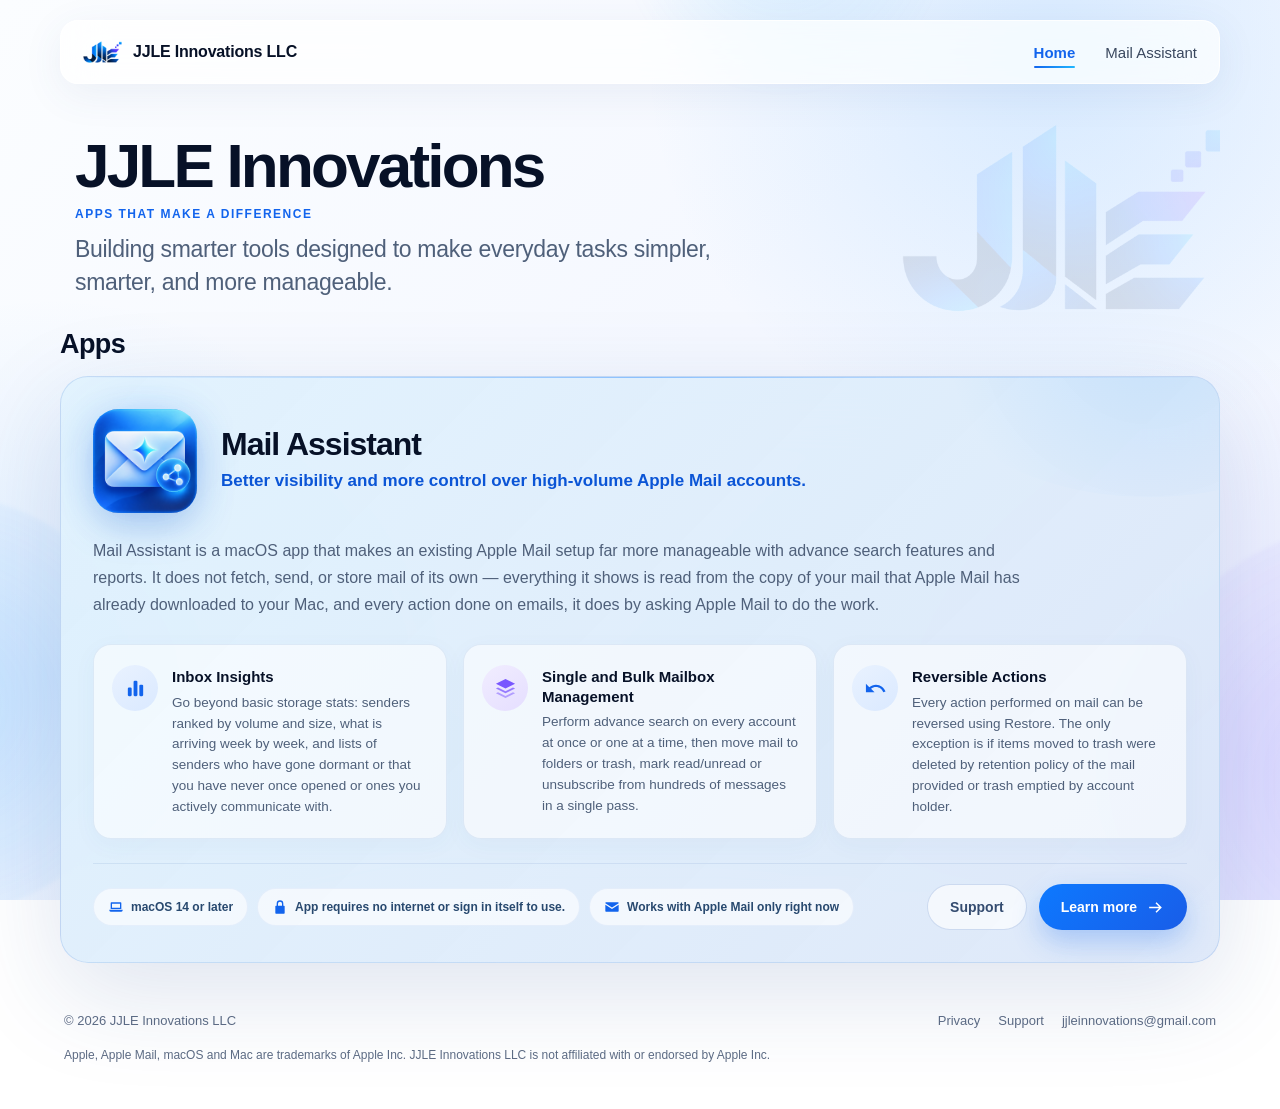
<file: index.html>
<!DOCTYPE html><html lang="en"><head>
<meta charset="utf-8">
<meta name="viewport" content="width=device-width, initial-scale=1">
<title>JJLE Innovations</title>
<meta name="description" content="Mac software from JJLE Innovations. Apps that make a difference.">
<meta property="og:title" content="JJLE Innovations">
<meta property="og:description" content="Mac software from JJLE Innovations. Apps that make a difference.">
<meta property="og:image" content="https://jjleinnovations.github.io/jjle-512.png">
<meta property="og:type" content="website">
<meta name="twitter:card" content="summary">
<link rel="icon" href="/jjle-favicon.png" type="image/png">
<!-- Bump ?v= whenever home.css changes: GitHub Pages caches it for 10 minutes. -->
<link rel="stylesheet" href="/home.css?v=20260922e">
</head>
<body contenteditable="false" spellcheck="true">

<div class="page-background" aria-hidden="true">
  <div class="background-orb orb-one"></div>
  <div class="background-orb orb-two"></div>
  <div class="background-orb orb-three"></div>
</div>

<div class="site-container">

<header class="site-header">
  <a class="brand" href="/">
    <img class="brand-logo" src="/jjle-mark.png" alt="">
    <span class="brand-name">JJLE Innovations LLC</span>
  </a>
  <nav class="main-nav" aria-label="Main">
    <a class="nav-link active" href="/" aria-current="page">Home</a>
    <a class="nav-link" href="/mail-assistant/">Mail Assistant</a>
  </nav>
</header>

<main>

<section class="hero">
  <div class="hero-content">
    <h1>JJLE Innovations</h1>
    <span class="section-eyebrow">Apps that make a difference</span>
    <p class="hero-tagline">Building smarter tools designed to make everyday tasks simpler, smarter, and more manageable.</p>
  </div>
  <div class="hero-watermark" aria-hidden="true">
    <img src="/jjle-mark.webp" alt="">
  </div>
</section>

<section class="apps-section" aria-labelledby="apps-title">
  <div class="section-heading">
    <h2 id="apps-title">Apps</h2>
  </div>

  <article class="app-card">
    <div class="app-card-glow" aria-hidden="true"></div>

    <div class="app-header">
      <div class="app-icon-wrapper">
        <img class="app-icon" src="/icon-512.png" alt="Mail Assistant icon">
      </div>
      <div class="app-heading">
        <div class="app-title-row">
          <h3>Mail Assistant</h3>
        </div>
        <p class="app-summary">Better visibility and more control over high-volume Apple Mail accounts.</p>
      </div>
    </div>

    <div class="app-description">
      <p>Mail Assistant is a macOS app that makes an existing Apple Mail setup far more manageable with advance search features and reports. It does not fetch, send, or store mail of its own — everything it shows is read from the copy of your mail that Apple Mail has already downloaded to your Mac, and every action done on emails, it does by asking Apple Mail to do the work.</p>
    </div>

    <div class="feature-grid">
      <div class="feature-card">
        <div class="feature-icon" aria-hidden="true">
          <svg viewBox="0 0 24 24"><rect x="4" y="11" width="4" height="9" rx="1.2"></rect><rect x="10" y="4" width="4" height="16" rx="1.2"></rect><rect x="16" y="8" width="4" height="12" rx="1.2"></rect></svg>
        </div>
        <div>
          <h4>Inbox Insights</h4>
          <p>Go beyond basic storage stats: senders ranked by volume and size, what is arriving week by week, and lists of senders who have gone dormant or that you have never once opened or ones you actively communicate with.</p>
        </div>
      </div>
      <div class="feature-card">
        <div class="feature-icon violet" aria-hidden="true">
          <svg viewBox="0 0 24 24"><path d="M12 2 2 7l10 5 10-5z"></path><path d="m2 12 2.2-1.1 7.8 3.9 7.8-3.9L22 12l-10 5z" opacity=".75"></path><path d="m2 17 2.2-1.1 7.8 3.9 7.8-3.9L22 17l-10 5z" opacity=".5"></path></svg>
        </div>
        <div>
          <h4>Single and Bulk&nbsp;<span style="font-family: -apple-system, BlinkMacSystemFont, &quot;SF Pro Display&quot;, &quot;SF Pro Text&quot;, &quot;Segoe UI&quot;, Helvetica, Arial, sans-serif;">Mailbox Management</span></h4>
          <p>Perform advance search on every account at once or one at a time, then move mail to folders or trash, mark read/unread or unsubscribe from hundreds of messages in a single pass.</p>
        </div>
      </div>
      <div class="feature-card">
        <div class="feature-icon" aria-hidden="true">
          <svg viewBox="0 0 24 24"><path d="M12.5 8c-2.65 0-5.05.99-6.9 2.6L2 7v9h9l-3.62-3.62c1.39-1.16 3.16-1.88 5.12-1.88 3.54 0 6.55 2.31 7.6 5.5l2.37-.78C21.08 11.03 17.15 8 12.5 8z"></path></svg>
        </div>
        <div>
          <h4>Reversible Actions</h4>
          <p>Every action performed on mail can be reversed using Restore. The only exception is if items moved to trash were deleted by retention policy of the mail provided or trash emptied by account holder.</p>
        </div>
      </div>
    </div>

    <div class="app-footer">
      <div class="app-badges">
        <span class="badge"><svg class="badge-icon" viewBox="0 0 24 24" aria-hidden="true"><path fill-rule="evenodd" d="M4 6a1 1 0 0 1 1-1h14a1 1 0 0 1 1 1v9H4zm2 1v6h12V7zM2 16h20v1a2 2 0 0 1-2 2H4a2 2 0 0 1-2-2z"></path></svg>macOS 14 or later</span>
        <span class="badge"><svg class="badge-icon" viewBox="0 0 24 24" aria-hidden="true"><path fill-rule="evenodd" d="M12 2a5 5 0 0 0-5 5v3H6a1 1 0 0 0-1 1v10a1 1 0 0 0 1 1h12a1 1 0 0 0 1-1V11a1 1 0 0 0-1-1h-1V7a5 5 0 0 0-5-5zm-3 8V7a3 3 0 0 1 6 0v3z"></path></svg>App requires no internet or sign in itself to use.</span>
        <span class="badge"><svg class="badge-icon" viewBox="0 0 24 24" aria-hidden="true"><path d="M2 6a1 1 0 0 1 1-1h18a1 1 0 0 1 1 1v.4l-10 6.2L2 6.4zm0 2.8 10 6.2 10-6.2V18a1 1 0 0 1-1 1H3a1 1 0 0 1-1-1z"></path></svg>Works with Apple Mail only right now</span>
      </div>
      <div class="app-actions">
        <a class="button button-secondary" href="/mail-assistant/support.html">Support</a>
        <a class="button button-primary" href="/mail-assistant/">Learn more<svg viewBox="0 0 24 24" aria-hidden="true"><path d="M13.3 5.3 12 6.6l4.4 4.4H4v2h12.4L12 17.4l1.3 1.3L20 12z"></path></svg></a>
      </div>
    </div>
  </article>
</section>

</main>

<footer>
  <div class="site-footer">
    <span>© 2026 JJLE Innovations LLC</span>
    <nav class="footer-links" aria-label="Footer">
      <a href="/mail-assistant/privacy.html">Privacy</a>
      <a href="/mail-assistant/support.html">Support</a>
      <a href="mailto:jjleinnovations@gmail.com">jjleinnovations@gmail.com</a>
    </nav>
  </div>
  <p class="footer-note">Apple, Apple Mail, macOS and Mac are trademarks of Apple Inc. JJLE Innovations LLC is not affiliated with or endorsed by Apple Inc.</p>
</footer>

</div>


</body></html>
</file>
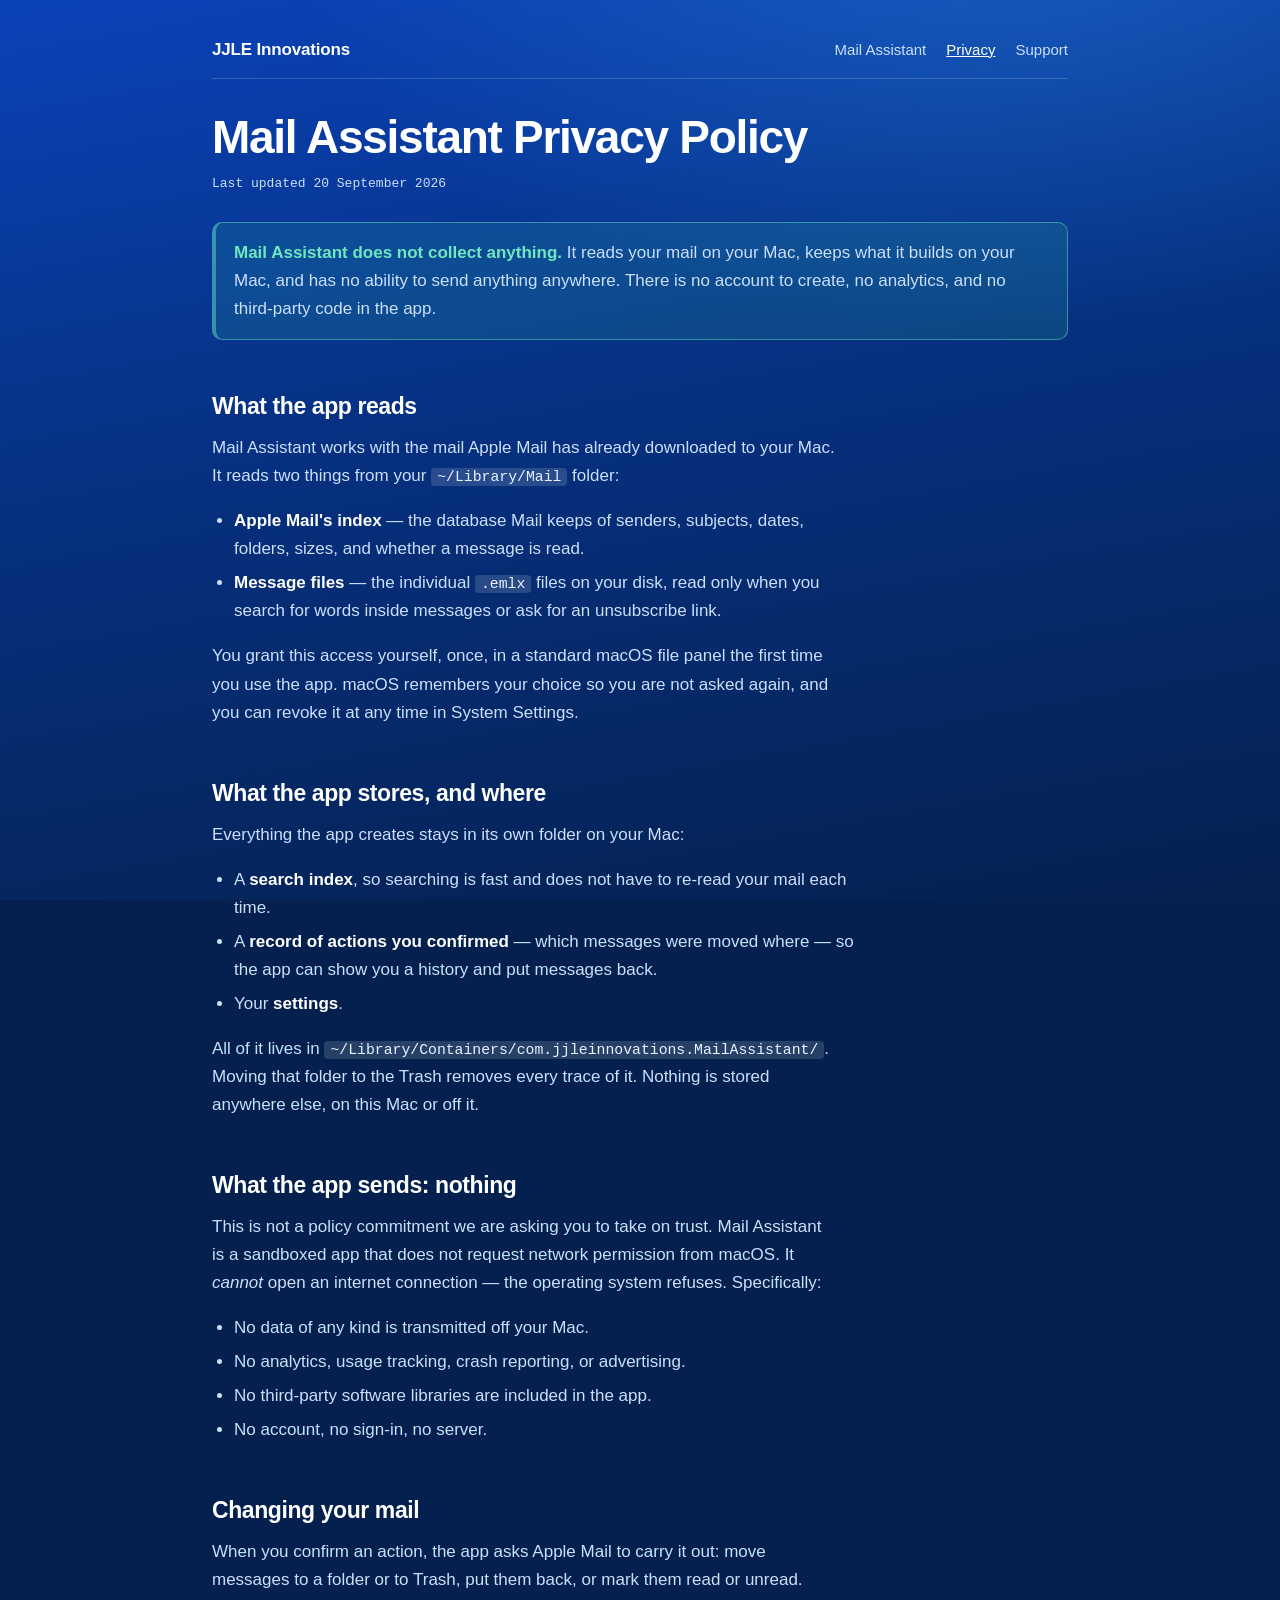
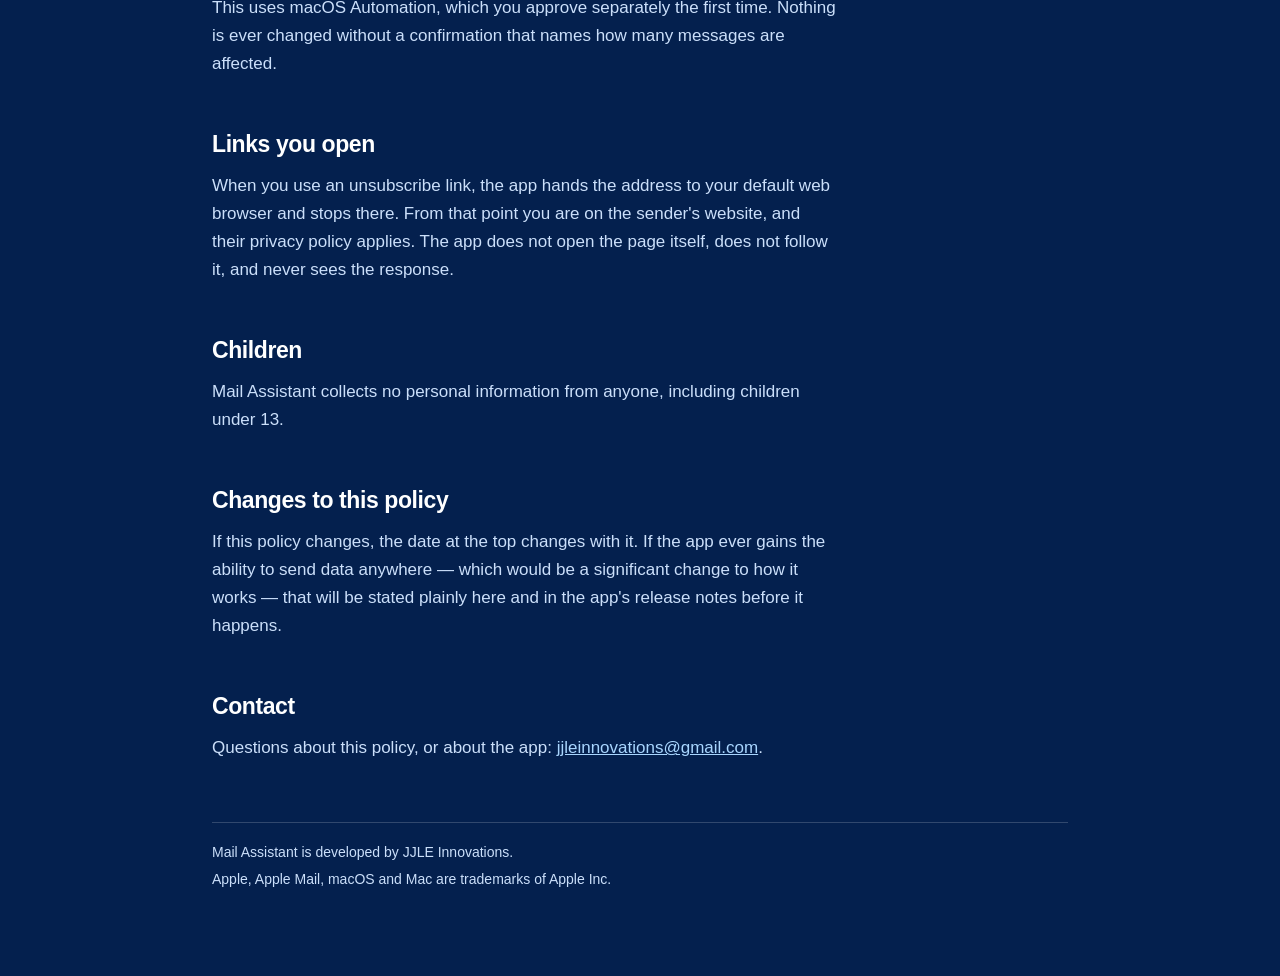
<file: privacy.html>
<!doctype html>
<html lang="en">
<head>
<meta charset="utf-8">
<meta name="viewport" content="width=device-width, initial-scale=1">
<title>Privacy Policy — Mail Assistant</title>
<link rel="stylesheet" href="style.css">
</head>
<body>
<div class="wrap">

<nav>
  <span class="brand">JJLE Innovations</span>
  <a href="index.html">Mail Assistant</a>
  <a href="privacy.html" aria-current="page">Privacy</a>
  <a href="support.html">Support</a>
</nav>

<h1>Mail Assistant Privacy Policy</h1>
<p class="updated">Last updated 20 September 2026</p>

<div class="summary">
  <p><strong>Mail Assistant does not collect anything.</strong> It reads your mail on your Mac, keeps what it builds on your Mac, and has no ability to send anything anywhere. There is no account to create, no analytics, and no third-party code in the app.</p>
</div>

<h2>What the app reads</h2>
<p>Mail Assistant works with the mail Apple Mail has already downloaded to your Mac. It reads two things from your <code>~/Library/Mail</code> folder:</p>
<ul>
  <li><strong>Apple Mail's index</strong> — the database Mail keeps of senders, subjects, dates, folders, sizes, and whether a message is read.</li>
  <li><strong>Message files</strong> — the individual <code>.emlx</code> files on your disk, read only when you search for words inside messages or ask for an unsubscribe link.</li>
</ul>
<p>You grant this access yourself, once, in a standard macOS file panel the first time you use the app. macOS remembers your choice so you are not asked again, and you can revoke it at any time in System Settings.</p>

<h2>What the app stores, and where</h2>
<p>Everything the app creates stays in its own folder on your Mac:</p>
<ul>
  <li>A <strong>search index</strong>, so searching is fast and does not have to re-read your mail each time.</li>
  <li>A <strong>record of actions you confirmed</strong> — which messages were moved where — so the app can show you a history and put messages back.</li>
  <li>Your <strong>settings</strong>.</li>
</ul>
<p>All of it lives in <code>~/Library/Containers/com.jjleinnovations.MailAssistant/</code>. Moving that folder to the Trash removes every trace of it. Nothing is stored anywhere else, on this Mac or off it.</p>

<h2>What the app sends: nothing</h2>
<p>This is not a policy commitment we are asking you to take on trust. Mail Assistant is a sandboxed app that does not request network permission from macOS. It <em>cannot</em> open an internet connection — the operating system refuses. Specifically:</p>
<ul>
  <li>No data of any kind is transmitted off your Mac.</li>
  <li>No analytics, usage tracking, crash reporting, or advertising.</li>
  <li>No third-party software libraries are included in the app.</li>
  <li>No account, no sign-in, no server.</li>
</ul>

<h2>Changing your mail</h2>
<p>When you confirm an action, the app asks Apple Mail to carry it out: move messages to a folder or to Trash, put them back, or mark them read or unread. This uses macOS Automation, which you approve separately the first time. Nothing is ever changed without a confirmation that names how many messages are affected.</p>

<h2>Links you open</h2>
<p>When you use an unsubscribe link, the app hands the address to your default web browser and stops there. From that point you are on the sender's website, and their privacy policy applies. The app does not open the page itself, does not follow it, and never sees the response.</p>

<h2>Children</h2>
<p>Mail Assistant collects no personal information from anyone, including children under 13.</p>

<h2>Changes to this policy</h2>
<p>If this policy changes, the date at the top changes with it. If the app ever gains the ability to send data anywhere — which would be a significant change to how it works — that will be stated plainly here and in the app's release notes before it happens.</p>

<h2>Contact</h2>
<p>Questions about this policy, or about the app: <a href="mailto:jjleinnovations@gmail.com">jjleinnovations@gmail.com</a>.</p>

<footer>
  <p>Mail Assistant is developed by JJLE Innovations.</p>
  <p>Apple, Apple Mail, macOS and Mac are trademarks of Apple Inc.</p>
</footer>

</div>
</body>
</html>
</file>
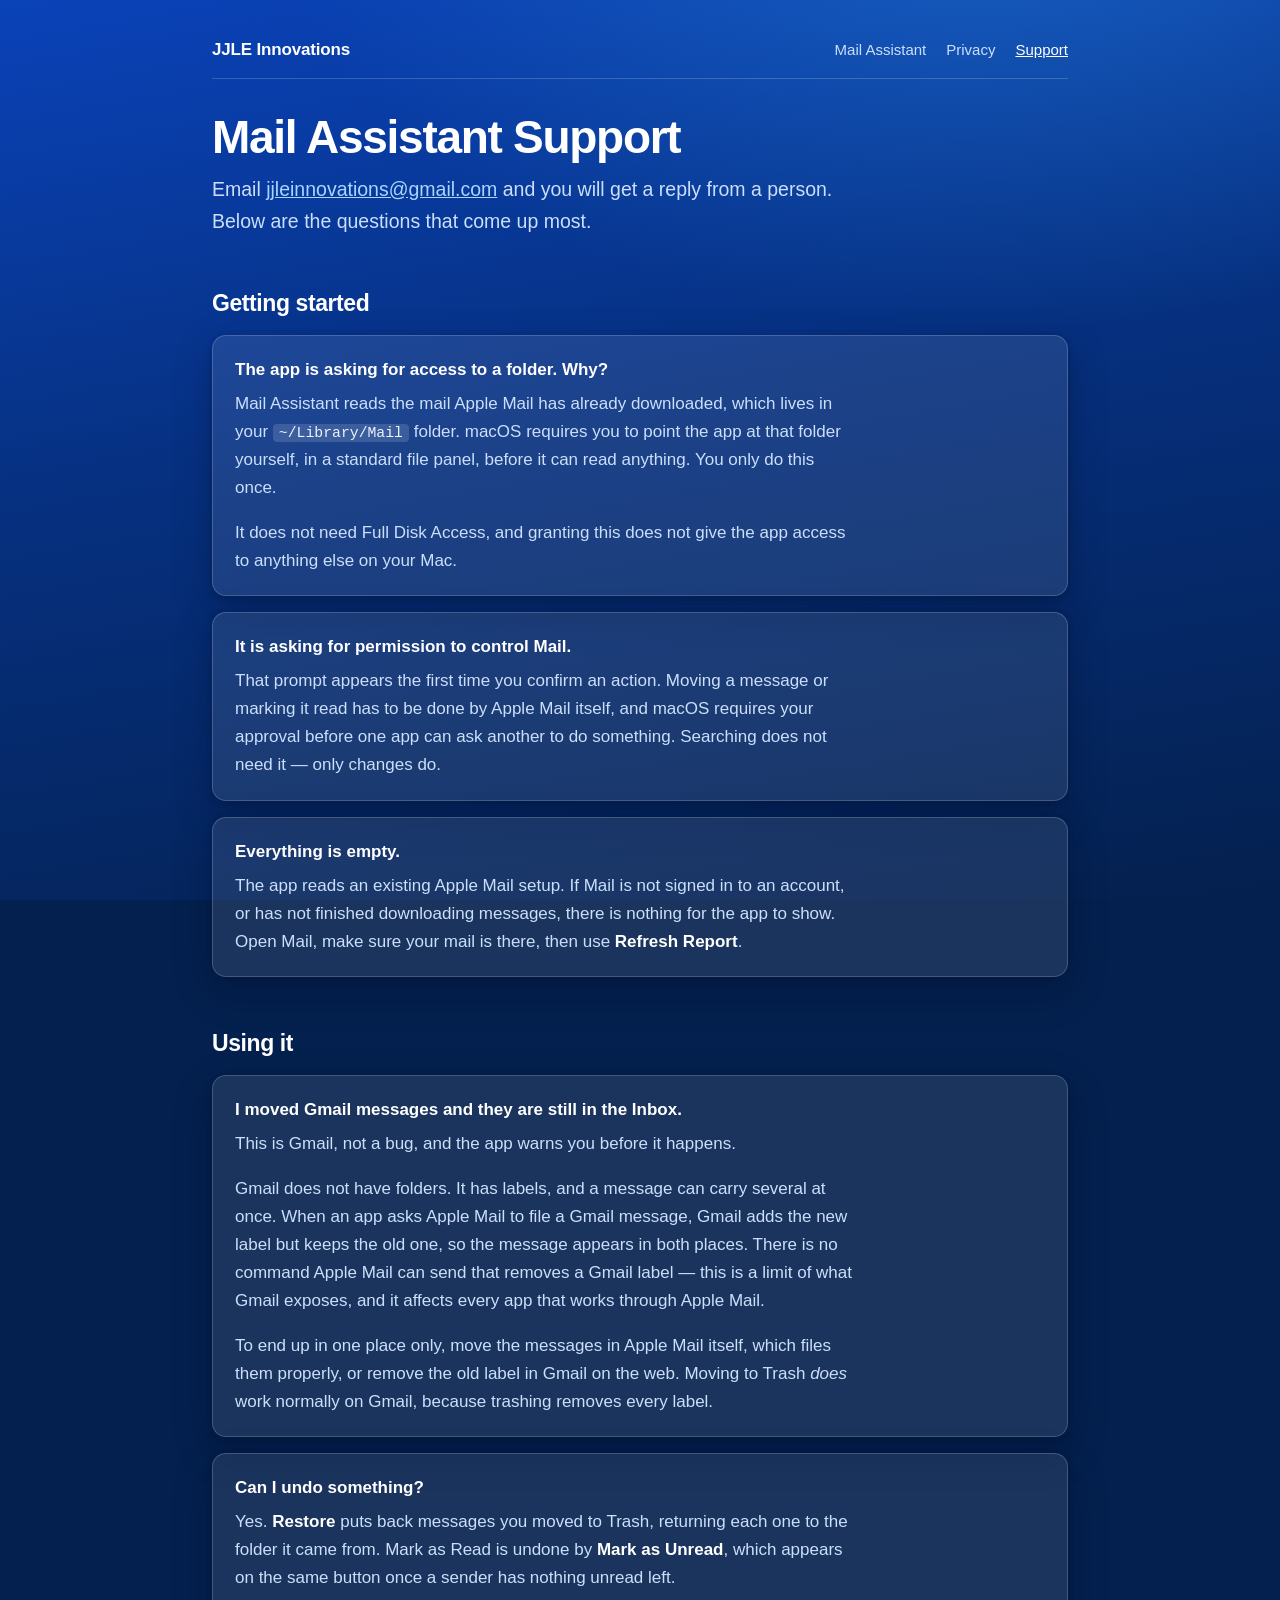
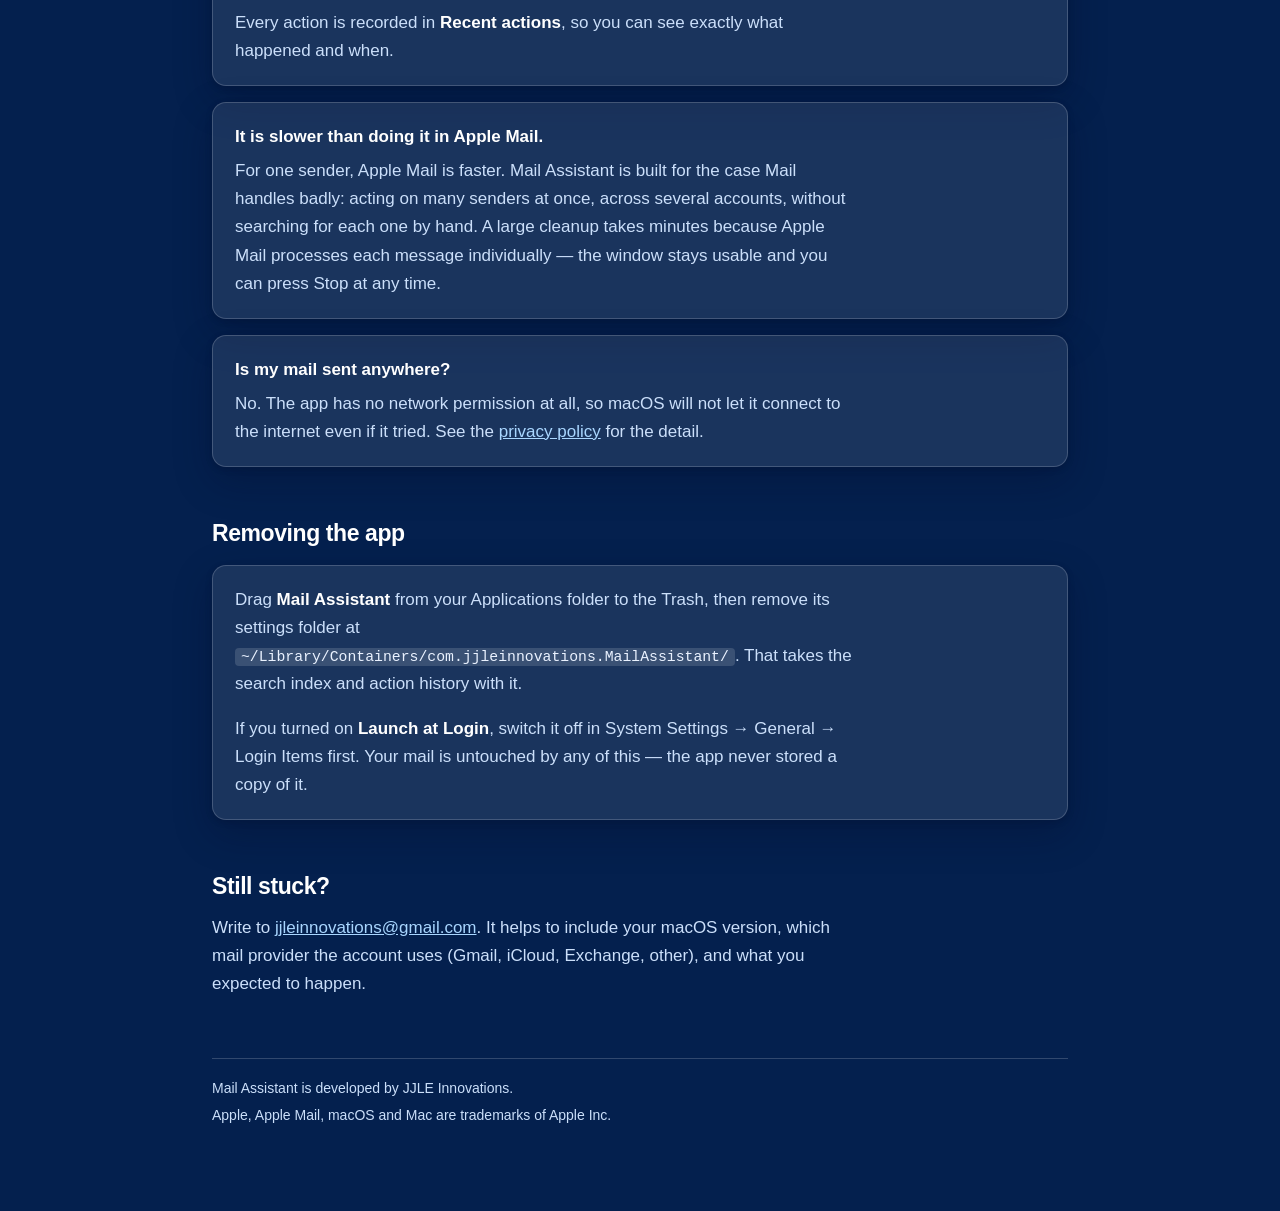
<file: support.html>
<!doctype html>
<html lang="en">
<head>
<meta charset="utf-8">
<meta name="viewport" content="width=device-width, initial-scale=1">
<title>Support — Mail Assistant</title>
<link rel="stylesheet" href="style.css">
</head>
<body>
<div class="wrap">

<nav>
  <span class="brand">JJLE Innovations</span>
  <a href="index.html">Mail Assistant</a>
  <a href="privacy.html">Privacy</a>
  <a href="support.html" aria-current="page">Support</a>
</nav>

<h1>Mail Assistant Support</h1>
<p class="lead">Email <a href="mailto:jjleinnovations@gmail.com">jjleinnovations@gmail.com</a> and you will get a reply from a person. Below are the questions that come up most.</p>

<h2>Getting started</h2>

<div class="card">
  <h3>The app is asking for access to a folder. Why?</h3>
  <p>Mail Assistant reads the mail Apple Mail has already downloaded, which lives in your <code>~/Library/Mail</code> folder. macOS requires you to point the app at that folder yourself, in a standard file panel, before it can read anything. You only do this once.</p>
  <p>It does not need Full Disk Access, and granting this does not give the app access to anything else on your Mac.</p>
</div>

<div class="card">
  <h3>It is asking for permission to control Mail.</h3>
  <p>That prompt appears the first time you confirm an action. Moving a message or marking it read has to be done by Apple Mail itself, and macOS requires your approval before one app can ask another to do something. Searching does not need it — only changes do.</p>
</div>

<div class="card">
  <h3>Everything is empty.</h3>
  <p>The app reads an existing Apple Mail setup. If Mail is not signed in to an account, or has not finished downloading messages, there is nothing for the app to show. Open Mail, make sure your mail is there, then use <strong>Refresh Report</strong>.</p>
</div>

<h2>Using it</h2>

<div class="card">
  <h3>I moved Gmail messages and they are still in the Inbox.</h3>
  <p>This is Gmail, not a bug, and the app warns you before it happens.</p>
  <p>Gmail does not have folders. It has labels, and a message can carry several at once. When an app asks Apple Mail to file a Gmail message, Gmail adds the new label but keeps the old one, so the message appears in both places. There is no command Apple Mail can send that removes a Gmail label — this is a limit of what Gmail exposes, and it affects every app that works through Apple Mail.</p>
  <p>To end up in one place only, move the messages in Apple Mail itself, which files them properly, or remove the old label in Gmail on the web. Moving to Trash <em>does</em> work normally on Gmail, because trashing removes every label.</p>
</div>

<div class="card">
  <h3>Can I undo something?</h3>
  <p>Yes. <strong>Restore</strong> puts back messages you moved to Trash, returning each one to the folder it came from. Mark as Read is undone by <strong>Mark as Unread</strong>, which appears on the same button once a sender has nothing unread left.</p>
  <p>Every action is recorded in <strong>Recent actions</strong>, so you can see exactly what happened and when.</p>
</div>

<div class="card">
  <h3>It is slower than doing it in Apple Mail.</h3>
  <p>For one sender, Apple Mail is faster. Mail Assistant is built for the case Mail handles badly: acting on many senders at once, across several accounts, without searching for each one by hand. A large cleanup takes minutes because Apple Mail processes each message individually — the window stays usable and you can press Stop at any time.</p>
</div>

<div class="card">
  <h3>Is my mail sent anywhere?</h3>
  <p>No. The app has no network permission at all, so macOS will not let it connect to the internet even if it tried. See the <a href="privacy.html">privacy policy</a> for the detail.</p>
</div>

<h2>Removing the app</h2>
<div class="card">
  <p>Drag <strong>Mail Assistant</strong> from your Applications folder to the Trash, then remove its settings folder at <code>~/Library/Containers/com.jjleinnovations.MailAssistant/</code>. That takes the search index and action history with it.</p>
  <p>If you turned on <strong>Launch at Login</strong>, switch it off in System Settings → General → Login Items first. Your mail is untouched by any of this — the app never stored a copy of it.</p>
</div>

<h2>Still stuck?</h2>
<p>Write to <a href="mailto:jjleinnovations@gmail.com">jjleinnovations@gmail.com</a>. It helps to include your macOS version, which mail provider the account uses (Gmail, iCloud, Exchange, other), and what you expected to happen.</p>

<footer>
  <p>Mail Assistant is developed by JJLE Innovations.</p>
  <p>Apple, Apple Mail, macOS and Mac are trademarks of Apple Inc.</p>
</footer>

</div>
</body>
</html>
</file>
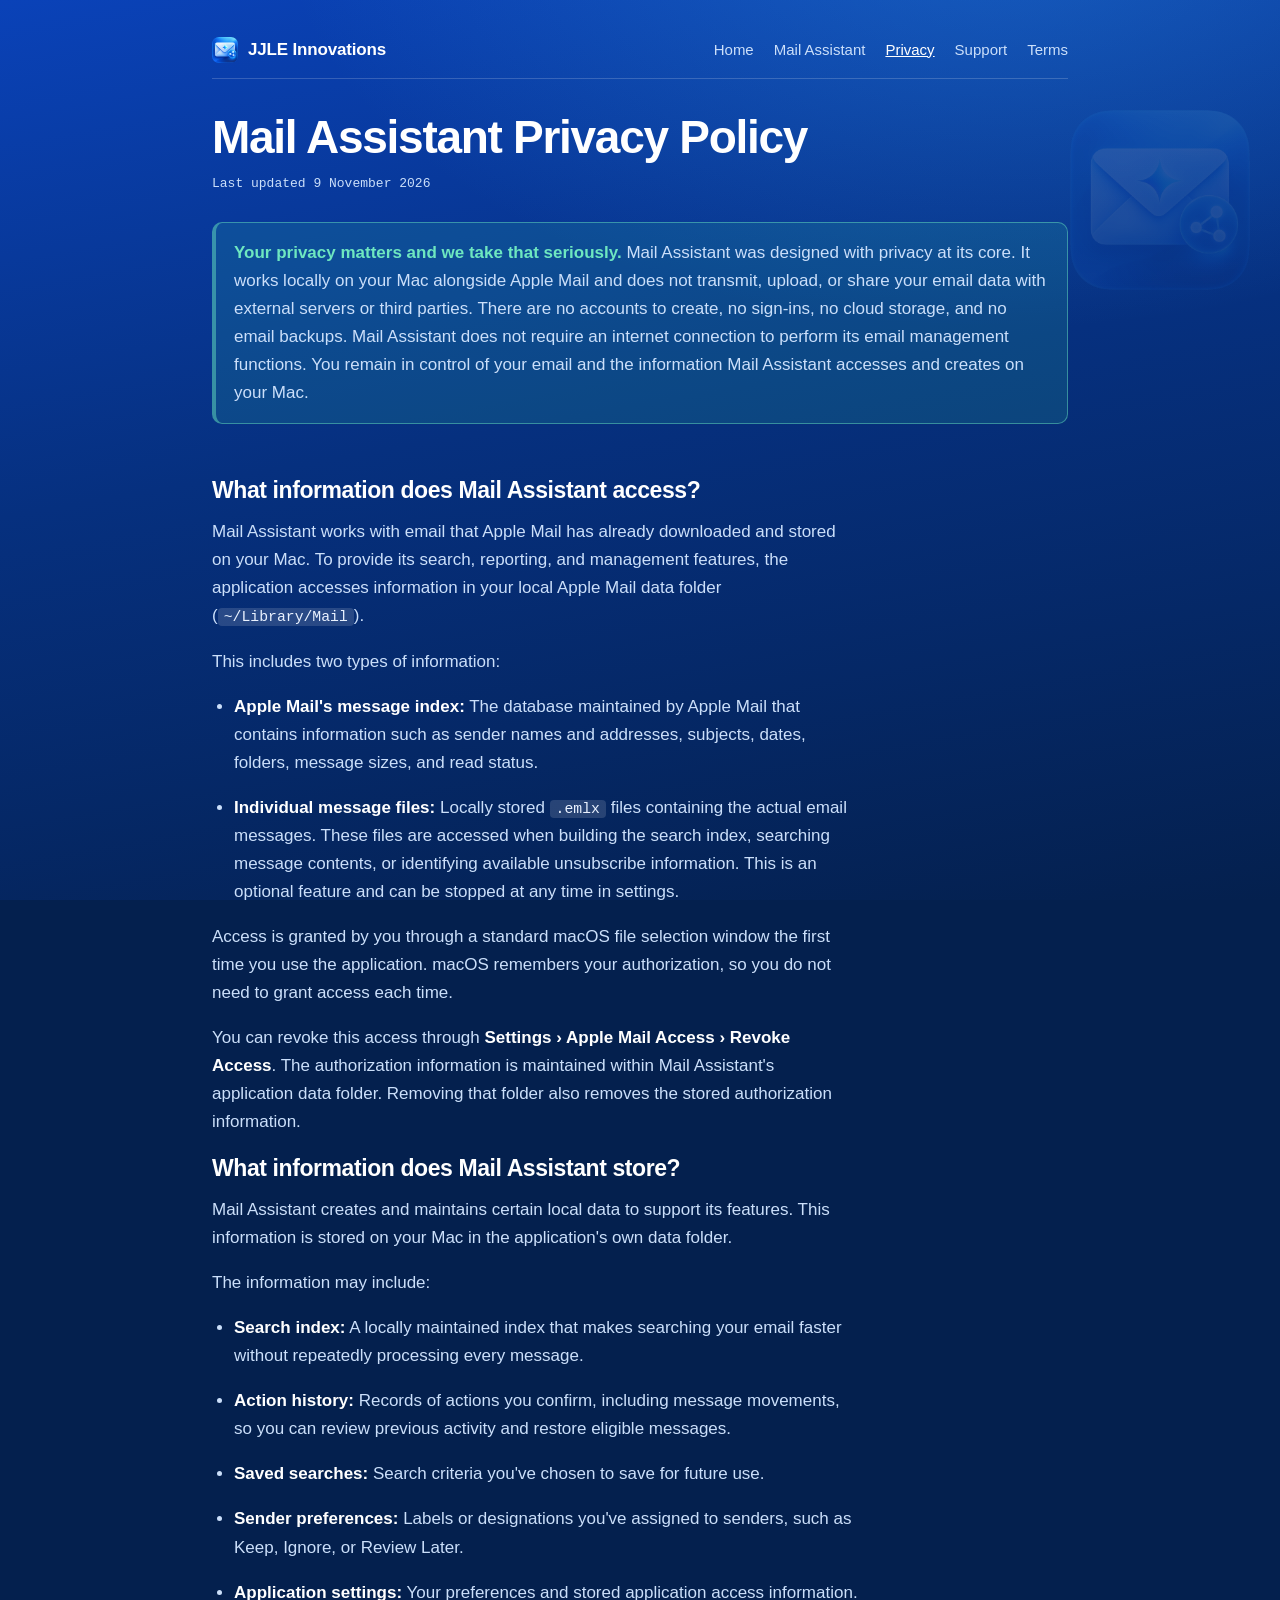
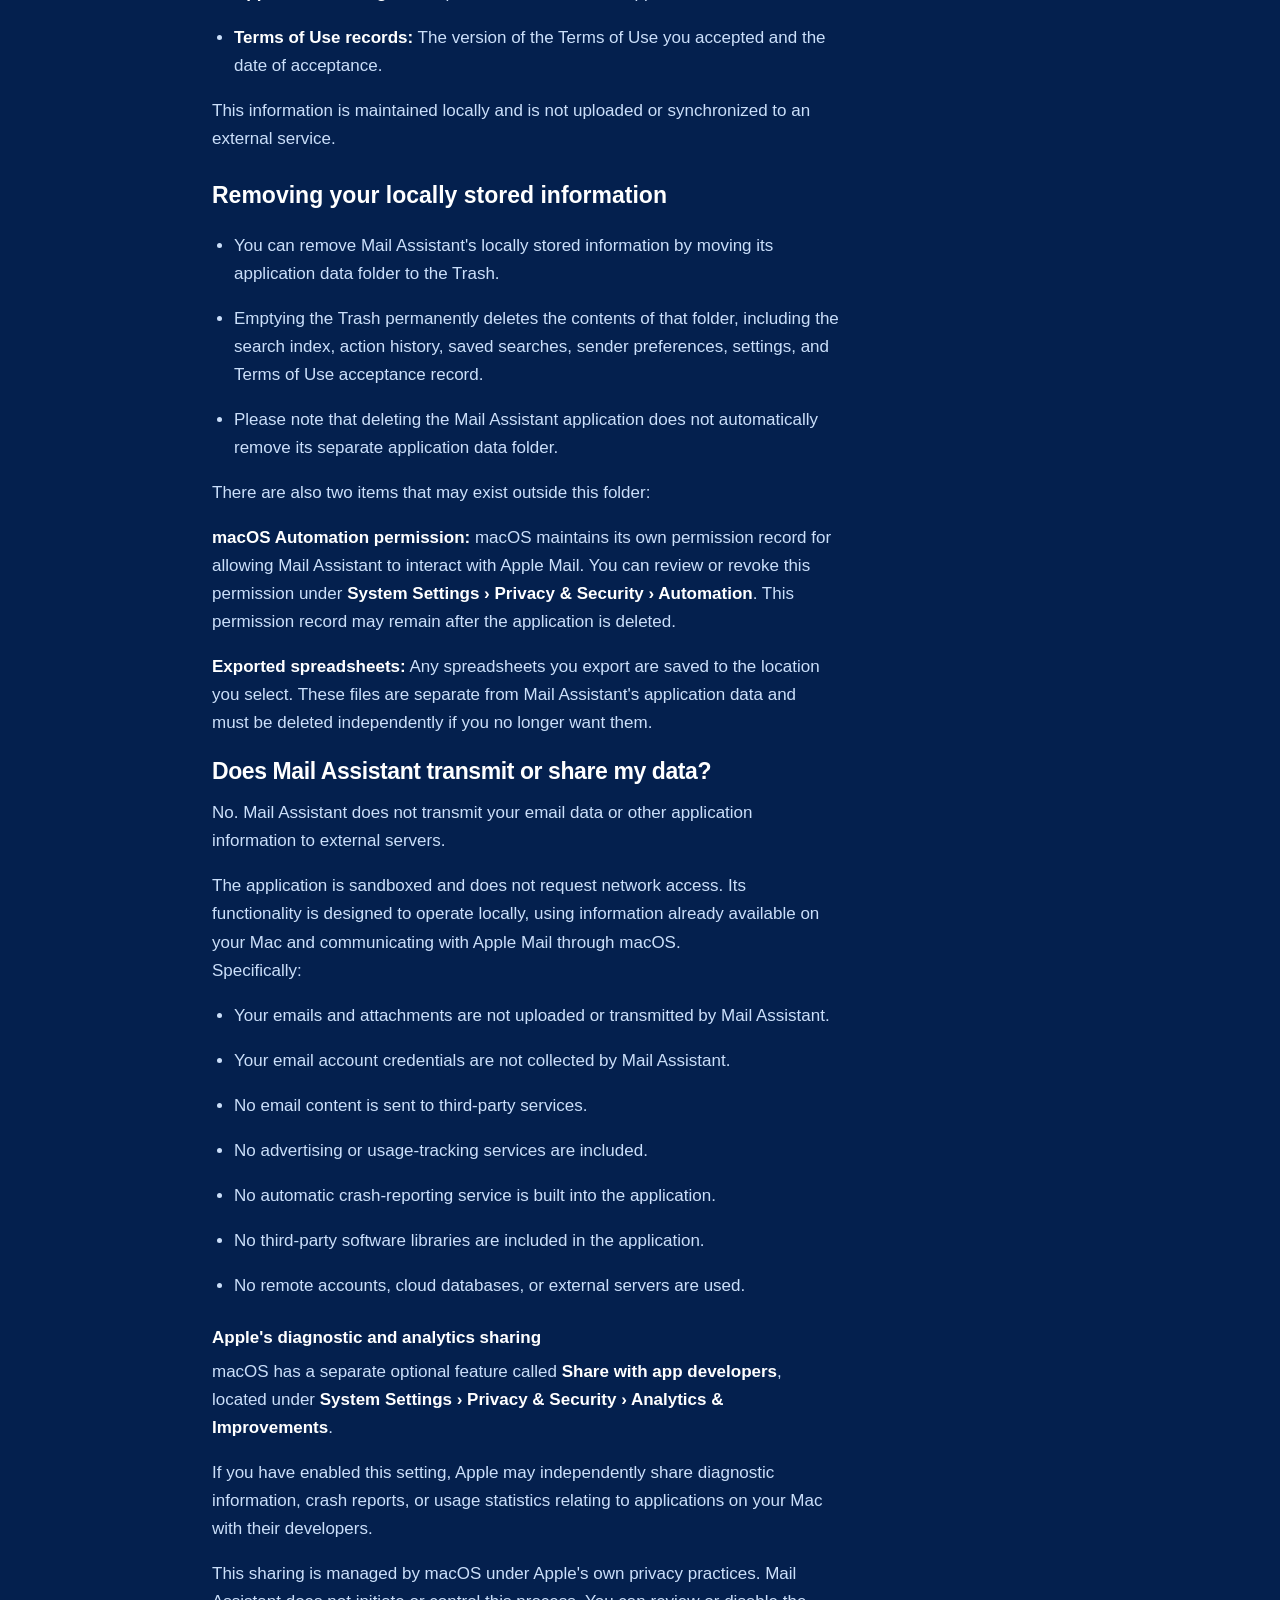
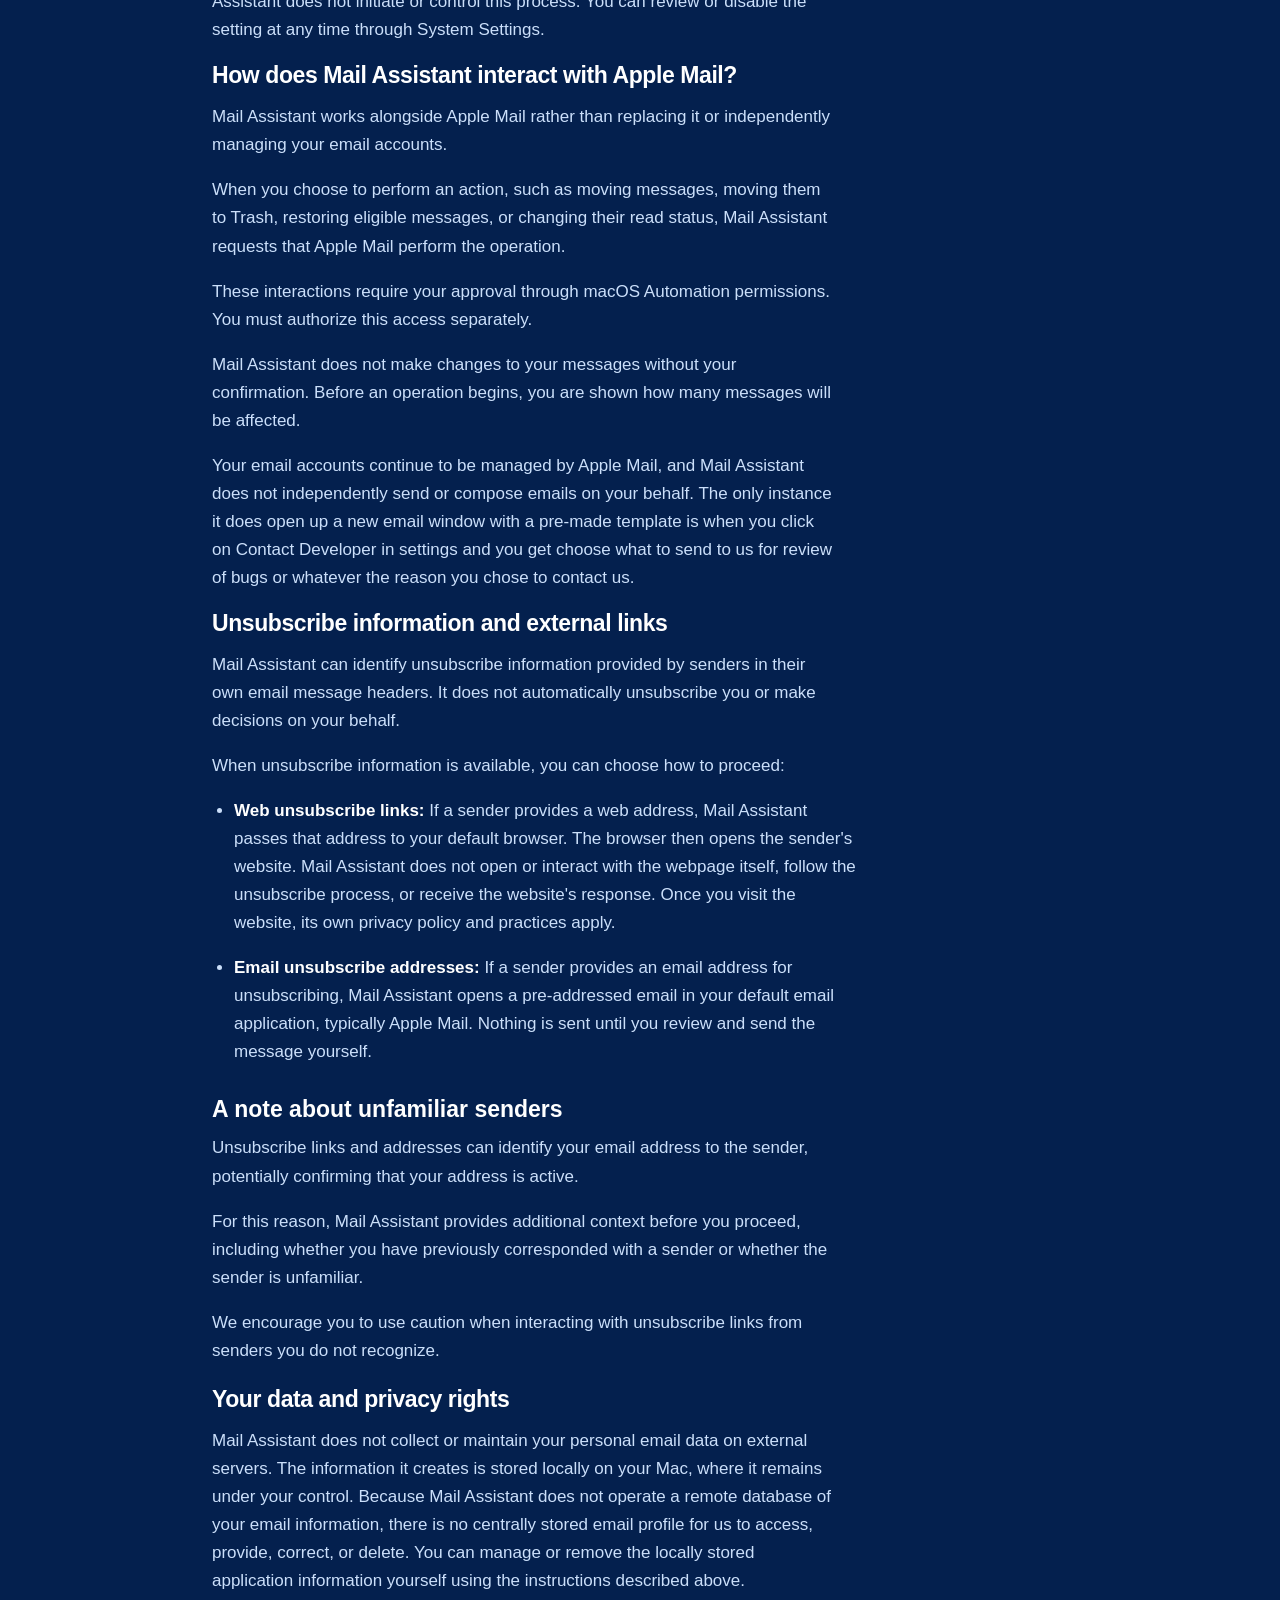
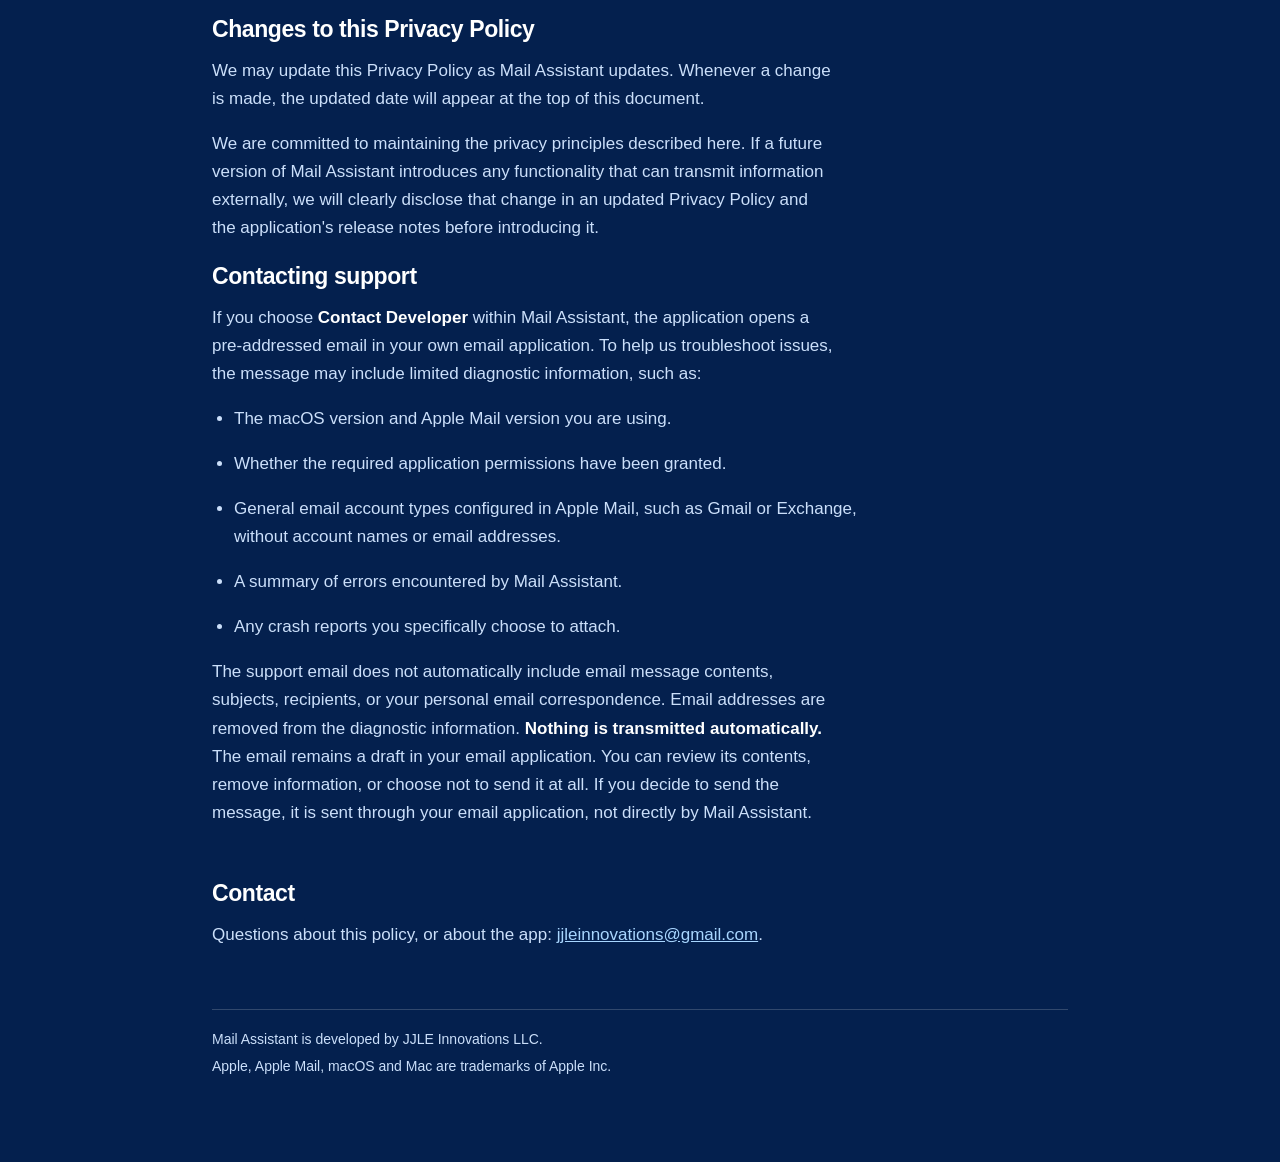
<file: mail-assistant/privacy.html>
<!DOCTYPE html><html lang="en"><head>
  
  

<meta charset="utf-8">
<meta name="viewport" content="width=device-width, initial-scale=1">
<title>Privacy Policy — Mail Assistant</title>

  <meta name="description" content="How Mail Assistant handles your data: everything stays on your Mac.">
  <meta property="og:title" content="Privacy Policy — Mail Assistant">
  <meta property="og:description" content="How Mail Assistant handles your data: everything stays on your Mac.">
  <meta property="og:image" content="https://jjleinnovations.github.io/icon-512.png">
  <meta property="og:type" content="website">

<link rel="icon" href="/favicon.png" type="image/png">
<link rel="stylesheet" href="/style.css?v=20260922c">
<link rel="stylesheet" href="privacy.css?v=20261108f">
</head>
<body class="marked">
<div class="wrap">

<nav>
  <span class="brand"><img src="/icon.png" alt="">JJLE Innovations</span>
  <a href="/">Home</a>
  <a href="/mail-assistant/">Mail Assistant</a>
  <a href="/mail-assistant/privacy.html" aria-current="page">Privacy</a>
  <a href="/mail-assistant/support.html">Support</a>
  <a href="/mail-assistant/terms.html">Terms</a>
</nav>
<main>
  <h1>Mail Assistant Privacy Policy</h1>
  <p class="updated">Last updated 9 November 2026</p>
  <div class="summary">
    <p id="iwkeu">
      <strong>Your privacy matters and we take that seriously. </strong>Mail Assistant was designed with privacy at its core. It works locally on your Mac alongside Apple Mail and does not transmit, upload, or share your email data with external servers or third parties. There are no accounts to create, no sign-ins, no cloud storage, and no email backups. Mail Assistant does not require an internet connection to perform its email management functions. You remain in control of your email and the information Mail Assistant accesses and creates on your Mac.
    </p>
  </div>
  <h2 id="ihxll">What information does Mail Assistant access?</h2>
  <p id="iiydy">
    Mail Assistant works with email that Apple Mail has already downloaded and stored on your Mac. To provide its search, reporting, and management features, the application accesses information in your local Apple Mail data folder (<code dir="ltr">~/Library/Mail</code>).
  </p>
  <p id="i98ww">This includes two types of information:</p>
  <ul>
    <li>
      <p>
        <strong>Apple Mail's message index:</strong> The database maintained by Apple Mail that contains information such as sender names and addresses, subjects, dates, folders, message sizes, and read status.
      </p>
    </li>
    <li>
      <p>
        <strong>Individual message files:</strong> Locally stored <code dir="ltr">.emlx</code> files containing the actual email messages. These files are accessed when building the search index, searching message contents, or identifying available unsubscribe information. This is an optional feature and can be stopped at any time in settings.
      </p>
    </li>
  </ul>
  <p>
    Access is granted by you through a standard macOS file selection window the first time you use the application. macOS remembers your authorization, so you do not need to grant access each time.
  </p>
  <p>
    You can revoke this access through <strong>Settings › Apple Mail Access › Revoke Access</strong>. The authorization information is maintained within Mail Assistant's application data folder. Removing that folder also removes the stored authorization information.
  </p>
  <h2 id="i44ov">What information does Mail Assistant store?</h2>
  <p id="ii8ei">
    Mail Assistant creates and maintains certain local data to support its features. This information is stored on your Mac in the application's own data folder.</p>
  <p><span style="background-color: rgba(0, 0, 0, 0);">The information may include:</span></p>
  <ul id="im2zd">
    <li>
      <p>
        <strong>Search index:</strong> A locally maintained index that makes searching your email faster without repeatedly processing every message.
      </p>
    </li>
    <li>
      <p id="igtzv">
        <strong>Action history:</strong> Records of actions you confirm, including message movements, so you can review previous activity and restore eligible messages.
      </p>
    </li>
    <li>
      <p><strong>Saved searches:</strong> Search criteria you've chosen to save for future use.</p>
    </li>
    <li>
      <p>
        <strong>Sender preferences:</strong> Labels or designations you've assigned to senders, such as Keep, Ignore, or Review Later.
      </p>
    </li>
    <li>
      <p><strong>Application settings:</strong> Your preferences and stored application access information.</p>
    </li>
    <li>
      <p id="i46mo">
        <strong>Terms of Use records:</strong> The version of the Terms of Use you accepted and the date of acceptance.<span id="imgpeg"><br/></span>
      </p>
    </li>
  </ul>
  <p id="ivnpug">This information is maintained locally and is not uploaded or synchronized to an external service.</p>
  <h3 id="iy01ge"><span id="words-1">Removing your locally stored information</span></h3>
  <ul id="i1oxpl">
    <li>You can remove Mail Assistant's locally stored information by moving its application data folder to the Trash.</li>
  </ul>
  <ul id="igyz6k">
    <li>
      Emptying the Trash permanently deletes the contents of that folder, including the search index, action history, saved searches, sender preferences, settings, and Terms of Use acceptance record.
    </li>
  </ul>
  <ul id="ix72t9">
    <li>
      Please note that deleting the Mail Assistant application does not automatically remove its separate application data folder.
    </li>
  </ul>
  <p id="iaubge">There are also two items that may exist outside this folder:</p>
  <p id="i8nk34">
    <strong id="ipql2a">macOS Automation permission:</strong> macOS maintains its own permission record for allowing Mail Assistant to interact with Apple Mail. You can review or revoke this permission under <strong id="iyvuta">System Settings › Privacy &amp; Security › Automation</strong>. This permission record may remain after the application is deleted.
  </p>
  <p id="iba5cf">
    <strong>Exported spreadsheets:</strong> Any spreadsheets you export are saved to the location you select. These files are separate from Mail Assistant's application data and must be deleted independently if you no longer want them.
  </p>
  <h2 id="i11g8m">Does Mail Assistant transmit or share my data?</h2>
  <p id="issouu">
    No. Mail Assistant does not transmit your email data or other application information to external servers.
  </p>
  <p id="i46oxr">
    The application is sandboxed and does not request network access. Its functionality is designed to operate locally, using information already available on your Mac and communicating with Apple Mail through macOS.<br/>Specifically:
  </p>
  <ul data-spread="false">
    <li>
      <p>Your emails and attachments are not uploaded or transmitted by Mail Assistant.</p>
    </li>
    <li>
      <p>Your email account credentials are not collected by Mail Assistant.</p>
    </li>
    <li>
      <p>No email content is sent to third-party services.</p>
    </li>
    <li>
      <p>No advertising or usage-tracking services are included.</p>
    </li>
    <li>
      <p>No automatic crash-reporting service is built into the application.</p>
    </li>
    <li>
      <p>No third-party software libraries are included in the application.</p>
    </li>
    <li>
      <p>No remote accounts, cloud databases, or external servers are used.</p>
    </li>
  </ul>
  <h3>Apple's diagnostic and analytics sharing</h3>
  <p>
    macOS has a separate optional feature called <strong>Share with app developers</strong>, located under <strong>System Settings › Privacy &amp; Security › Analytics &amp; Improvements</strong>.
  </p>
  <p>
    If you have enabled this setting, Apple may independently share diagnostic information, crash reports, or usage statistics relating to applications on your Mac with their developers.
  </p>
  <p id="ikz3fc">
    This sharing is managed by macOS under Apple's own privacy practices. Mail Assistant does not initiate or control this process. You can review or disable the setting at any time through System Settings.
  </p>
  <h2 id="id0hxz">How does Mail Assistant interact with Apple Mail?</h2>
  <p id="inncz4">
    Mail Assistant works alongside Apple Mail rather than replacing it or independently managing your email accounts.
  </p>
  <p>
    When you choose to perform an action, such as moving messages, moving them to Trash, restoring eligible messages, or changing their read status, Mail Assistant requests that Apple Mail perform the operation.
  </p>
  <p>
    These interactions require your approval through macOS Automation permissions. You must authorize this access separately.
  </p>
  <p>
    Mail Assistant does not make changes to your messages without your confirmation. Before an operation begins, you are shown how many messages will be affected.
  </p>
  <p>
    Your email accounts continue to be managed by Apple Mail, and Mail Assistant does not independently send or compose emails on your behalf. The only instance it does open up a new email window with a pre-made template is when you click on Contact Developer in settings and you get choose what to send to us for review of bugs or whatever the reason you chose to contact us.
  </p>
  <h2 id="i3edxd">Unsubscribe information and external links</h2>
  <p id="ipy5gw">
    Mail Assistant can identify unsubscribe information provided by senders in their own email message headers. It does not automatically unsubscribe you or make decisions on your behalf.
  </p>
  <p id="i399uw">When unsubscribe information is available, you can choose how to proceed:</p>
  <ul>
    <li id="icgb83">
      <p>
        <strong>Web unsubscribe links:</strong> If a sender provides a web address, Mail Assistant passes that address to your default browser. The browser then opens the sender's website. Mail Assistant does not open or interact with the webpage itself, follow the unsubscribe process, or receive the website's response. Once you visit the website, its own privacy policy and practices apply.
      </p>
    </li>
    <li id="iyipx3">
      <p>
        <strong>Email unsubscribe addresses:</strong> If a sender provides an email address for unsubscribing, Mail Assistant opens a pre-addressed email in your default email application, typically Apple Mail. Nothing is sent until you review and send the message yourself.
      </p>
    </li>
  </ul>
  <h3 id="idvati"><span id="words-2">A note about unfamiliar senders</span></h3>
  <p id="iugujl">
    Unsubscribe links and addresses can identify your email address to the sender, potentially confirming that your address is active.
  </p>
  <p id="i1tlbk">
    For this reason, Mail Assistant provides additional context before you proceed, including whether you have previously corresponded with a sender or whether the sender is unfamiliar.
  </p>
  <p>We encourage you to use caution when interacting with unsubscribe links from senders you do not recognize.</p>
  <h2 id="inb0jf">Your data and privacy rights</h2>
  <p id="imx264">
    Mail Assistant does not collect or maintain your personal email data on external servers. The information it creates is stored locally on your Mac, where it remains under your control. Because Mail Assistant does not operate a remote database of your email information, there is no centrally stored email profile for us to access, provide, correct, or delete. You can manage or remove the locally stored application information yourself using the instructions described above.
  </p>
  <h2 id="idk86h">Changes to this Privacy Policy</h2>
  <p>
    We may update this Privacy Policy as Mail Assistant updates. Whenever a change is made, the updated date will appear at the top of this document.
  </p>
  <p id="iqlm1v">
    We are committed to maintaining the privacy principles described here. If a future version of Mail Assistant introduces any functionality that can transmit information externally, we will clearly disclose that change in an updated Privacy Policy and the application's release notes before introducing it.
  </p>
  <h2 id="iulaht">Contacting support</h2>
  <p id="iq0cm6">
    If you choose <strong>Contact Developer</strong> within Mail Assistant, the application opens a pre-addressed email in your own email application. To help us troubleshoot issues, the message may include limited diagnostic information, such as:
  </p>
  <ul data-spread="false" id="i5qf8n">
    <li>
      <p>The macOS version and Apple Mail version you are using.</p>
    </li>
    <li>
      <p>Whether the required application permissions have been granted.</p>
    </li>
    <li>
      <p>
        General email account types configured in Apple Mail, such as Gmail or Exchange, without account names or email addresses.
      </p>
    </li>
    <li>
      <p>A summary of errors encountered by Mail Assistant.</p>
    </li>
    <li>
      <p>Any crash reports you specifically choose to attach.</p>
    </li>
  </ul>
  <p>
    The support email does not automatically include email message contents, subjects, recipients, or your personal email correspondence. Email addresses are removed from the diagnostic information. <strong>Nothing is transmitted automatically.</strong> The email remains a draft in your email application. You can review its contents, remove information, or choose not to send it at all. If you decide to send the message, it is sent through your email application, not directly by Mail Assistant.
  </p>
  <h2 id="il69ip">Contact</h2>
  <p>
    Questions about this policy, or about the app: <a href="mailto:jjleinnovations@gmail.com">jjleinnovations@gmail.com</a>.
  </p>
</main>
<footer>
  <p>Mail Assistant is developed by JJLE Innovations LLC.</p>
  <p>Apple, Apple Mail, macOS and Mac are trademarks of Apple Inc.</p>
</footer>

</div>


</body></html>
</file>
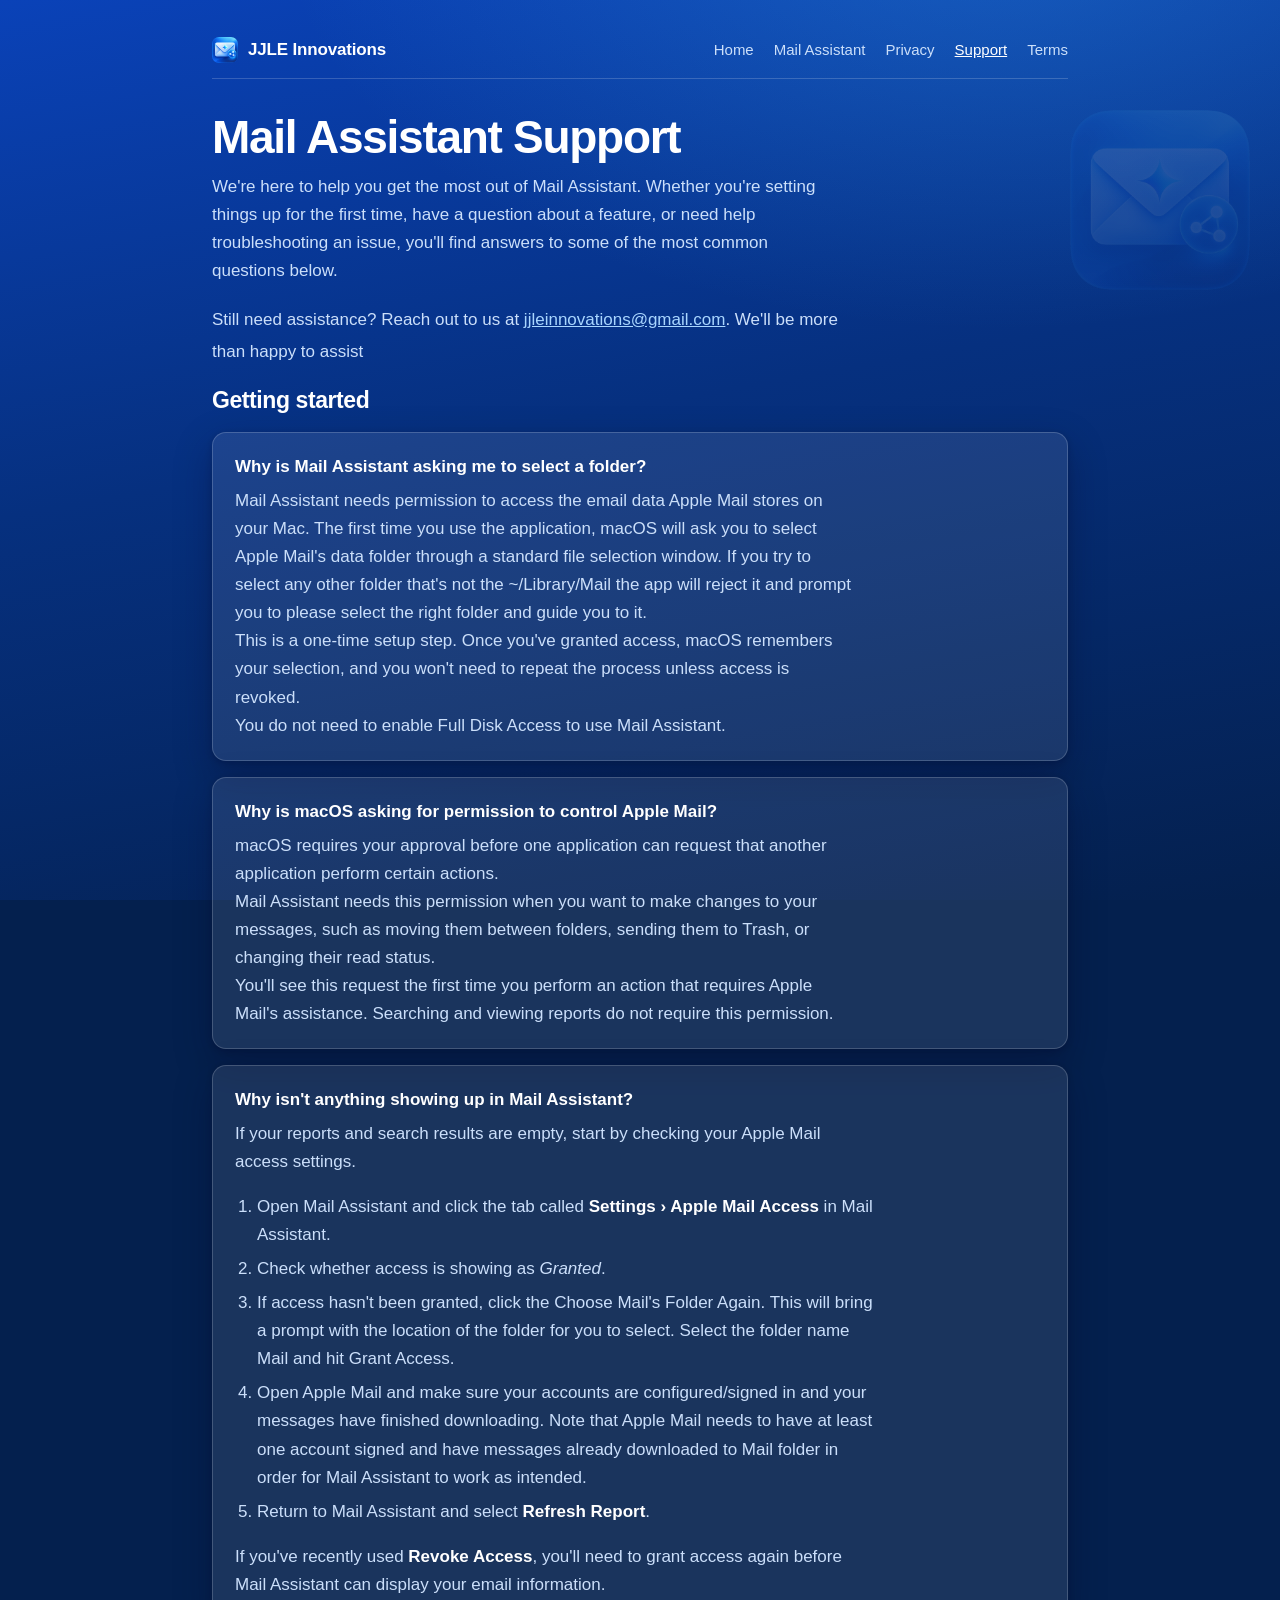
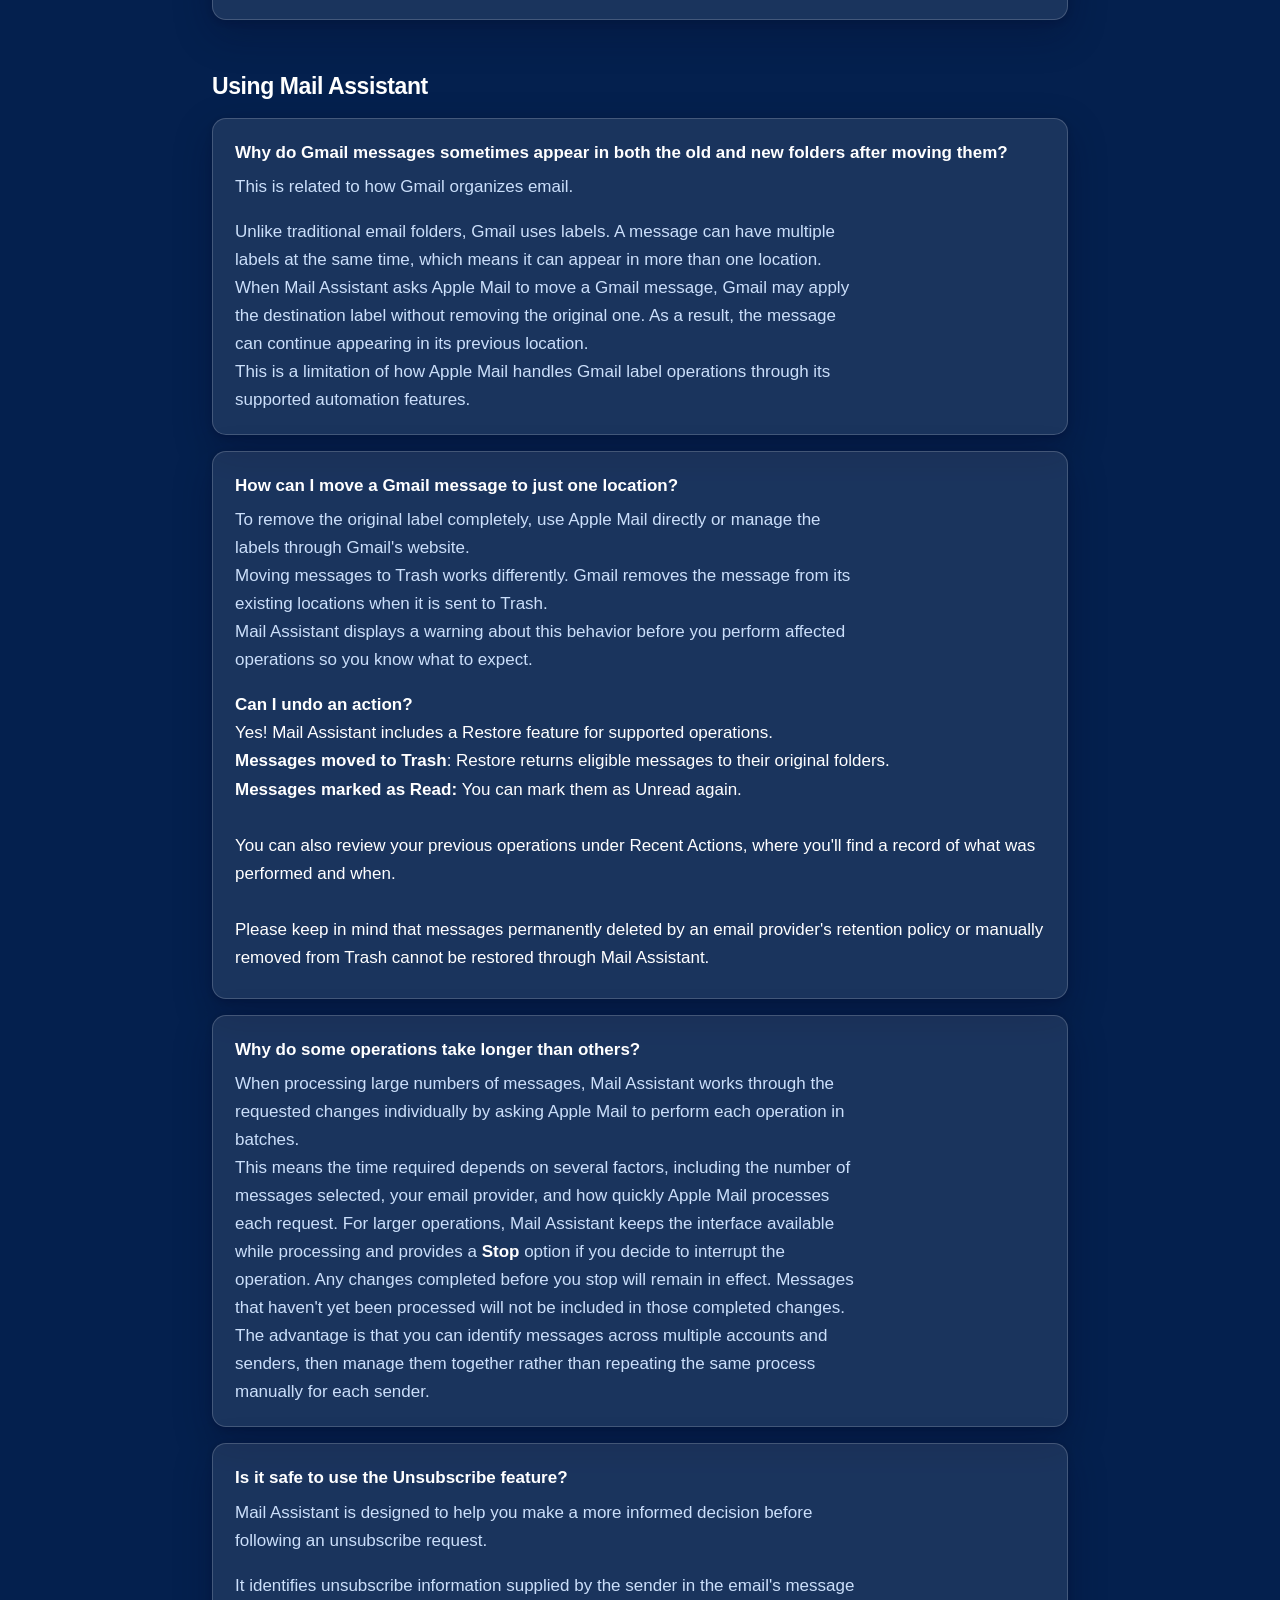
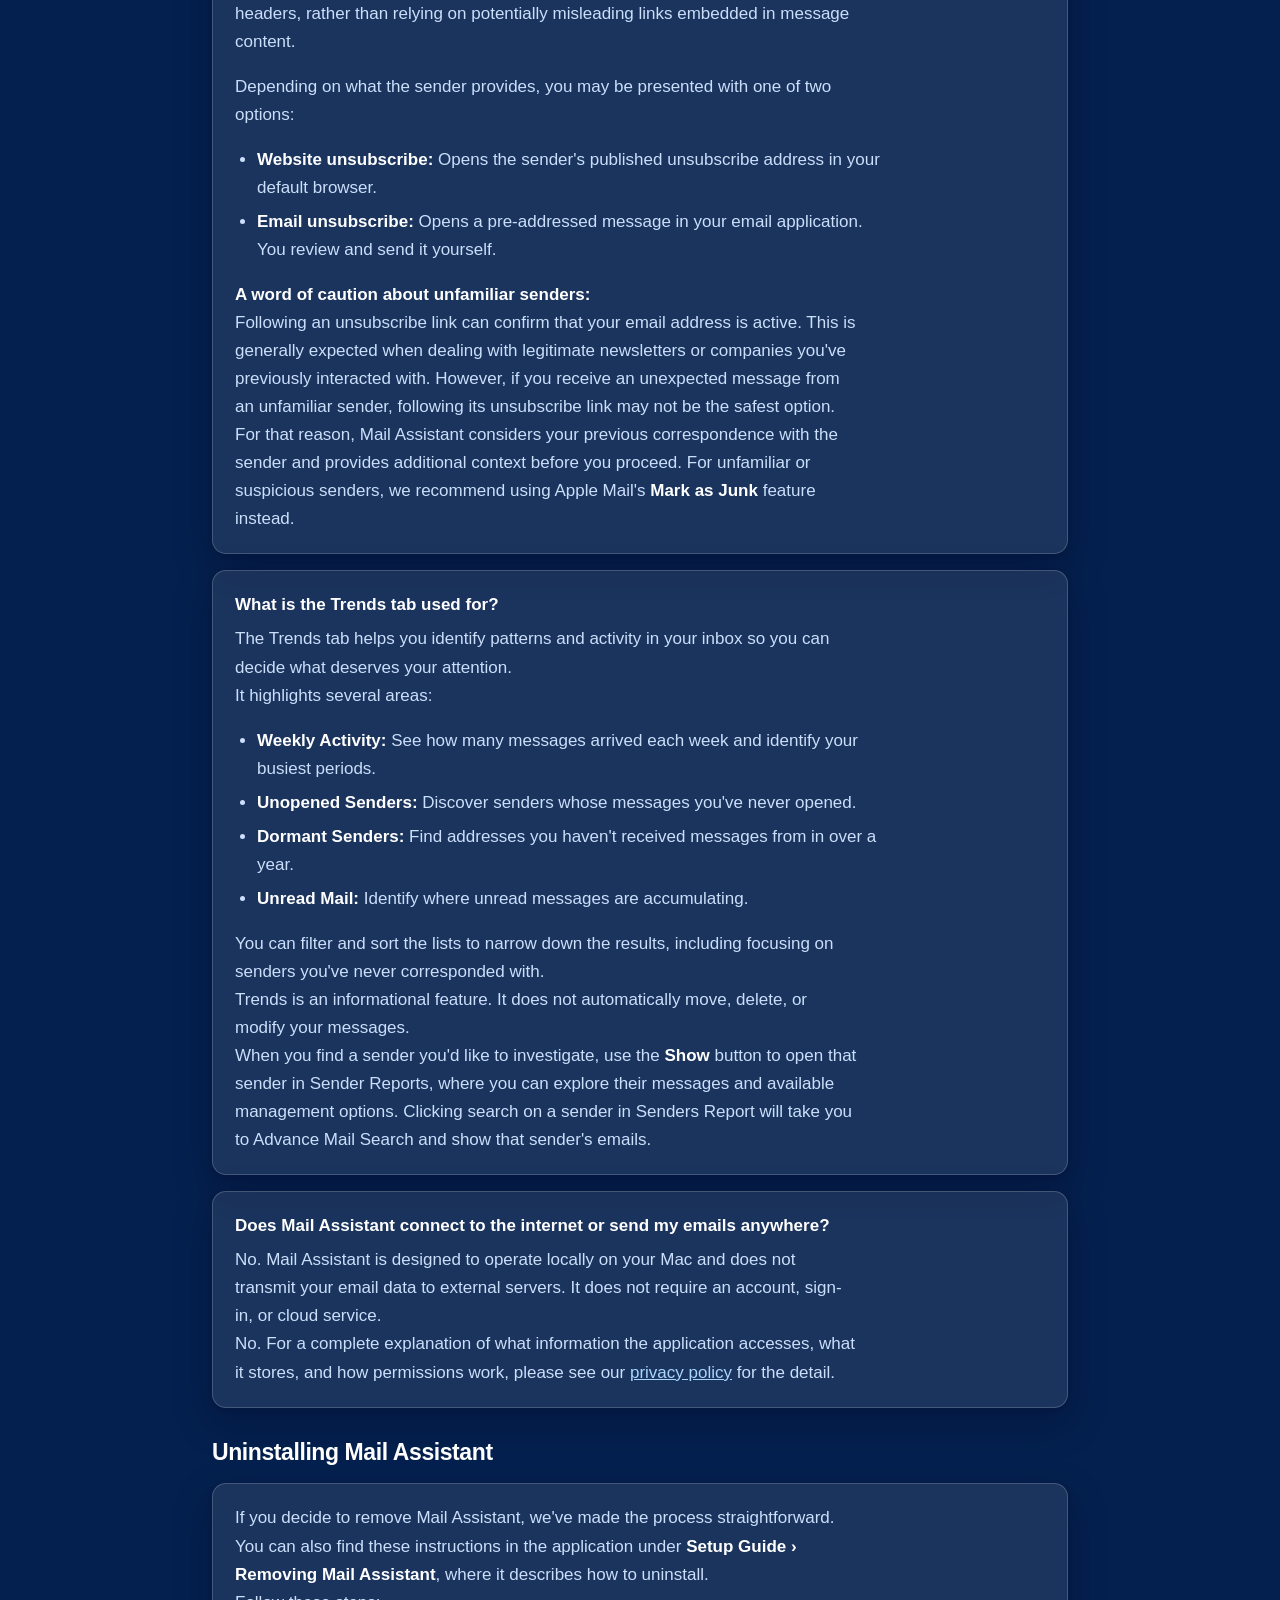
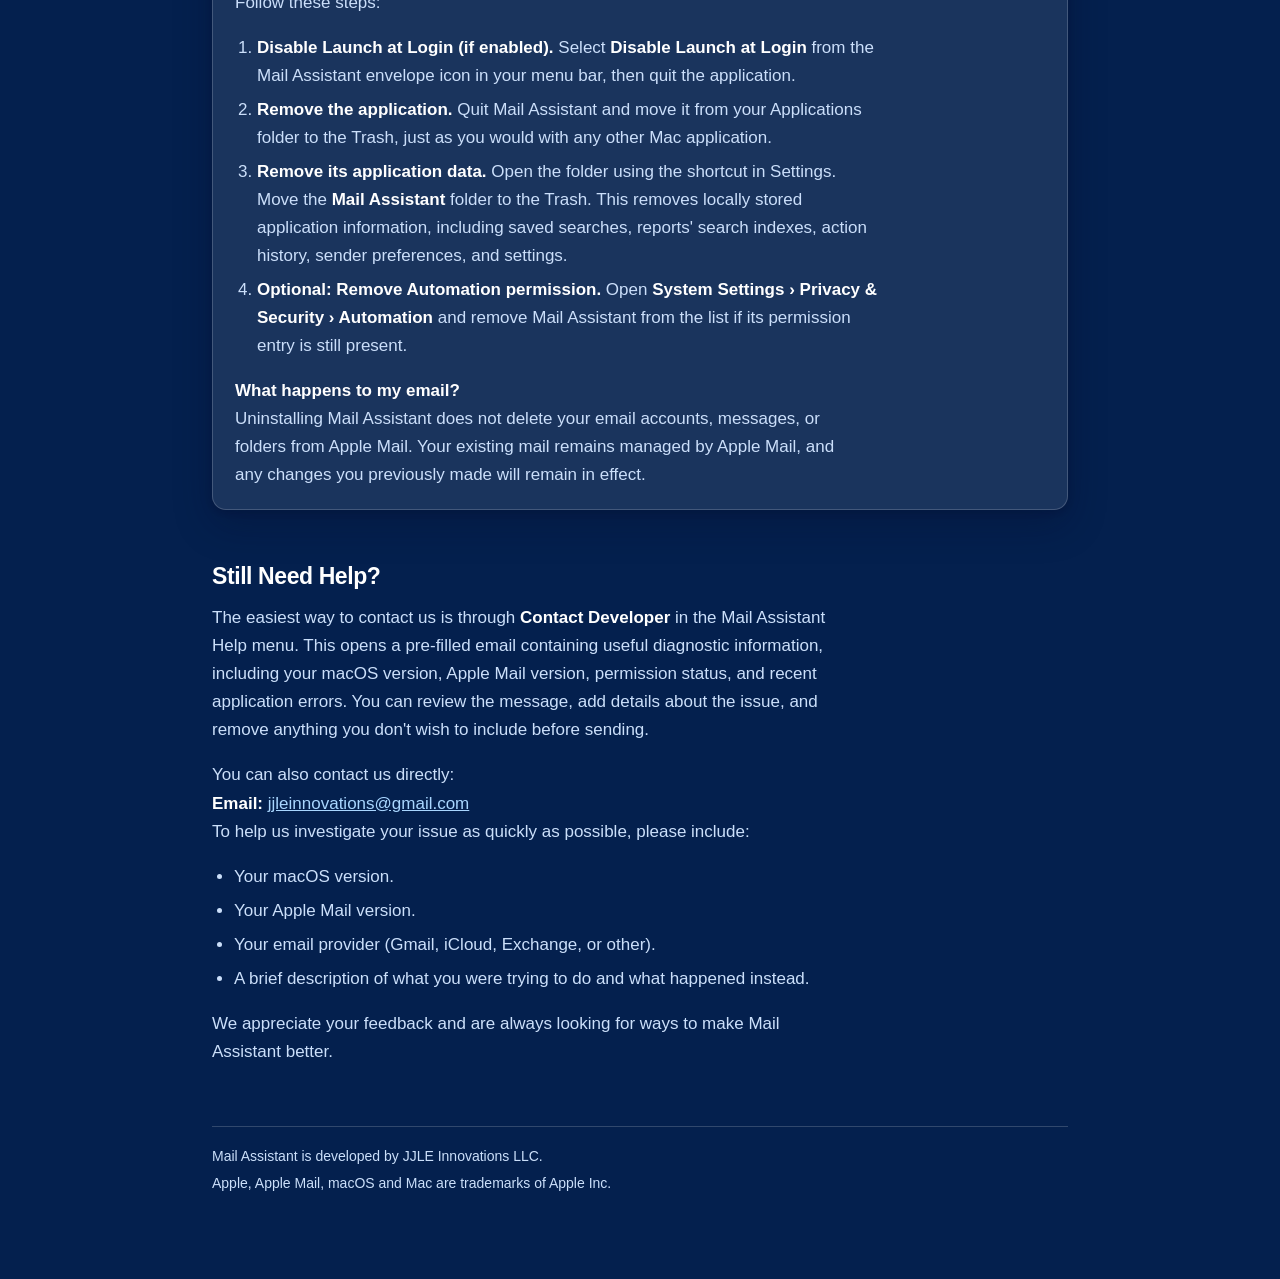
<file: mail-assistant/support.html>
<!DOCTYPE html><html lang="en"><head>
  
  

<meta charset="utf-8">
<meta name="viewport" content="width=device-width, initial-scale=1">
<title>Support — Mail Assistant</title>

  <meta name="description" content="Get help with Mail Assistant for Mac: questions, problems and contact details.">
  <meta property="og:title" content="Support — Mail Assistant">
  <meta property="og:description" content="Get help with Mail Assistant for Mac: questions, problems and contact details.">
  <meta property="og:image" content="https://jjleinnovations.github.io/icon-512.png">
  <meta property="og:type" content="website">

<link rel="icon" href="/favicon.png" type="image/png">
<link rel="stylesheet" href="/style.css?v=20260922c">
<link rel="stylesheet" href="support.css?v=20261108f">
</head>
<body class="marked">
<div class="wrap">

<nav>
  <span class="brand"><img src="/icon.png" alt="">JJLE Innovations</span>
  <a href="/">Home</a>
  <a href="/mail-assistant/">Mail Assistant</a>
  <a href="/mail-assistant/privacy.html">Privacy</a>
  <a href="/mail-assistant/support.html" aria-current="page">Support</a>
  <a href="/mail-assistant/terms.html">Terms</a>
</nav>
<main>
  <h1>Mail Assistant Support</h1>
  <p id="iv1co4">
    We're here to help you get the most out of Mail Assistant. Whether you're setting things up for the first time, have a question about a feature, or need help troubleshooting an issue, you'll find answers to some of the most common questions below.
  </p>
  <p class="lead" id="ica38">
    <span id="words-1">Still need assistance? Reach out to us at <a id="i4hxak" draggable="true" href="mailto:jjleinnovations@gmail.com">jjleinnovations@gmail.com</a>. We'll be more than happy to assist</span>
  </p>
  <h2 id="itt13">Getting started</h2>
  <div class="card" id="ia0xh">
    <h3 id="i70zm">Why is Mail Assistant asking me to select a folder?</h3>
    <p id="isbki">
      Mail Assistant needs permission to access the email data Apple Mail stores on your Mac. The first time you use the application, macOS will ask you to select Apple Mail's data folder through a standard file selection window. If you try to select any other folder that's not the ~/Library/Mail the app will reject it and prompt you to please select the right folder and guide you to it.<br>This is a one-time setup step. Once you've granted access, macOS remembers your selection, and you won't need to repeat the process unless access is revoked.<br>You do not need to enable Full Disk Access to use Mail Assistant.<br>
    </p>
  </div>
  <div class="card" id="ijkas">
    <h3 id="ig4a2">Why is macOS asking for permission to control Apple Mail?</h3>
    <p id="ie3h4">
      macOS requires your approval before one application can request that another application perform certain actions.<br>Mail Assistant needs this permission when you want to make changes to your messages, such as moving them between folders, sending them to Trash, or changing their read status.<br>You'll see this request the first time you perform an action that requires Apple Mail's assistance. Searching and viewing reports do not require this permission.<br>
    </p>
  </div>
  <div class="card" id="i83rb">
    <h3 id="i3p01">Why isn't anything showing up in Mail Assistant?</h3>
    <p id="imasj">If your reports and search results are empty, start by checking your Apple Mail access settings.</p>
    <ol id="iegrl6">
      <li>
        Open Mail Assistant and click the tab called <strong id="iwkvu1">Settings › Apple Mail Access</strong> in Mail Assistant.
      </li>
      <li>Check whether access is showing as <em>Granted</em>.</li>
      <li>
        If access hasn't been granted, click the Choose Mail's Folder Again. This will bring a prompt with the location of the folder for you to select. Select the folder name Mail and hit Grant Access.
      </li>
      <li>
        Open Apple Mail and make sure your accounts are configured/signed in and your messages have finished downloading. Note that Apple Mail needs to have at least one account signed and have messages already downloaded to Mail folder in order for Mail Assistant to work as intended.
      </li>
      <li>Return to Mail Assistant and select <strong>Refresh Report</strong>.</li>
    </ol>
    <p id="i0gsi">
      If you've recently used <strong>Revoke Access</strong>, you'll need to grant access again before Mail Assistant can display your email information.
    </p>
  </div>
  <h2 id="i7nl1">Using Mail Assistant</h2>
  <div class="card">
    <h3 id="izwm4">Why do Gmail messages sometimes appear in both the old and new folders after moving them?</h3>
    <p id="ifi2t">This is related to how Gmail organizes email.</p>
    <p id="i66oo">
      Unlike traditional email folders, Gmail uses labels. A message can have multiple labels at the same time, which means it can appear in more than one location.<br>When Mail Assistant asks Apple Mail to move a Gmail message, Gmail may apply the destination label without removing the original one. As a result, the message can continue appearing in its previous location.<br>This is a limitation of how Apple Mail handles Gmail label operations through its supported automation features.<br>
    </p>
  </div>
  <div class="card" id="i9mjz">
    <h3 id="iy0ne">How can I move a Gmail message to just one location?</h3>
    <p id="id7i7">
      To remove the original label completely, use Apple Mail directly or manage the labels through Gmail's website.<br>Moving messages to Trash works differently. Gmail removes the message from its existing locations when it is sent to Trash.<br>Mail Assistant displays a warning about this behavior before you perform affected operations so you know what to expect.
    </p>
    <h3 id="ivejpq">
      Can I undo an action?<br><span id="iws4zf">Yes! Mail Assistant includes a Restore feature for supported operations.</span><br>Messages moved to Trash<span id="i4gnb5">: Restore returns eligible messages to their original folders. </span><br>Messages marked as Read: <span id="ikxbg5">You can mark them as Unread again.<br><br>You can also review your previous operations under Recent Actions, where you'll find a record of what was performed and when.<br><br>Please keep in mind that messages permanently deleted by an email provider's retention policy or manually removed from Trash cannot be restored through Mail Assistant.</span><br>
    </h3>
  </div>
  <div class="card" id="iitin">
    <h3 id="is1hg">Why do some operations take longer than others?</h3>
    <p id="i92r8q">
      When processing large numbers of messages, Mail Assistant works through the requested changes individually by asking Apple Mail to perform each operation in batches.<br>This means the time required depends on several factors, including the number of messages selected, your email provider, and how quickly Apple Mail processes each request. For larger operations, Mail Assistant keeps the interface available while processing and provides a <strong>Stop</strong> option if you decide to interrupt the operation. Any changes completed before you stop will remain in effect. Messages that haven't yet been processed will not be included in those completed changes. The advantage is that you can identify messages across multiple accounts and senders, then manage them together rather than repeating the same process manually for each sender.<br>
    </p>
  </div>
  <div class="card" id="idb489">
    <h3 id="ielirk">Is it safe to use the Unsubscribe feature?</h3>
    <p id="il1pug">
      Mail Assistant is designed to help you make a more informed decision before following an unsubscribe request.
    </p>
    <p id="i8v25f">
      It identifies unsubscribe information supplied by the sender in the email's message headers, rather than relying on potentially misleading links embedded in message content.
    </p>
    <p id="i7du58">Depending on what the sender provides, you may be presented with one of two options:</p>
    <ul id="izqahl">
      <li><strong>Website unsubscribe:</strong> Opens the sender's published unsubscribe address in your default browser.</li>
      <li>
        <strong>Email unsubscribe:</strong> Opens a pre-addressed message in your email application. You review and send it yourself.
      </li>
    </ul>
    <p id="ijc4d7">
      <strong>A word of caution about unfamiliar senders:</strong><br>Following an unsubscribe link can confirm that your email address is active. This is generally expected when dealing with legitimate newsletters or companies you've previously interacted with. However, if you receive an unexpected message from an unfamiliar sender, following its unsubscribe link may not be the safest option. For that reason, Mail Assistant considers your previous correspondence with the sender and provides additional context before you proceed. For unfamiliar or suspicious senders, we recommend using Apple Mail's <strong>Mark as Junk</strong> feature instead.
    </p>
  </div>
  <div class="card">
    <h3 id="iyga2a">What is the Trends tab used for?</h3>
    <p id="iqbrj9">
      The Trends tab helps you identify patterns and activity in your inbox so you can decide what deserves your attention.<br>It highlights several areas:
    </p>
    <ul id="ipjqbb">
      <li><strong>Weekly Activity:</strong> See how many messages arrived each week and identify your busiest periods.</li>
      <li><strong>Unopened Senders:</strong> Discover senders whose messages you've never opened.</li>
      <li><strong>Dormant Senders:</strong> Find addresses you haven't received messages from in over a year.</li>
      <li><strong>Unread Mail:</strong> Identify where unread messages are accumulating.</li>
    </ul>
    <p id="iidx0l">
      You can filter and sort the lists to narrow down the results, including focusing on senders you've never corresponded with.<br>Trends is an informational feature. It does not automatically move, delete, or modify your messages.<br>When you find a sender you'd like to investigate, use the <strong>Show</strong> button to open that sender in Sender Reports, where you can explore their messages and available management options. Clicking search on a sender in Senders Report will take you to Advance Mail Search and show that sender's emails.<br>
    </p>
  </div>
  <div class="card" id="it0zpz">
    <h3 id="ix6ru5">Does Mail Assistant connect to the internet or send my emails anywhere?</h3>
    <p id="i17tcj">
      No. Mail Assistant is designed to operate locally on your Mac and does not transmit your email data to external servers. It does not require an account, sign-in, or cloud service.<br>No. For a complete explanation of what information the application accesses, what it stores, and how permissions work, please see our <a href="privacy.html">privacy policy</a> for the detail.
    </p>
  </div>
  <h2 id="it8eyk">Uninstalling Mail Assistant</h2>
  <div class="card">
    <p id="ij1gx8">
      If you decide to remove Mail Assistant, we've made the process straightforward. You can also find these instructions in the application under <strong>Setup Guide › Removing Mail Assistant</strong>, where it describes how to uninstall.<br>Follow these steps:<br>
    </p>
    <ol id="i255ye">
      <li>
        <strong>Disable Launch at Login (if enabled).</strong> Select <strong>Disable Launch at Login</strong> from the Mail Assistant envelope icon in your menu bar, then quit the application.
      </li>
      <li>
        <strong>Remove the application.</strong> Quit Mail Assistant and move it from your Applications folder to the Trash, just as you would with any other Mac application.
      </li>
      <li>
        <strong>Remove its application data.</strong> Open the folder using the shortcut in Settings.<br>Move the <strong>Mail Assistant</strong> folder to the Trash. This removes locally stored application information, including saved searches, reports' search indexes, action history, sender preferences, and settings.
      </li>
      <li>
        <strong>Optional: Remove Automation permission.</strong> Open <strong>System Settings › Privacy &amp; Security › Automation</strong> and remove Mail Assistant from the list if its permission entry is still present.
      </li>
    </ol>
    <p id="iyar9x">
      <strong>What happens to my email?</strong><br>Uninstalling Mail Assistant does not delete your email accounts, messages, or folders from Apple Mail. Your existing mail remains managed by Apple Mail, and any changes you previously made will remain in effect.
    </p>
  </div>
  <h2 id="iccreq">Still Need Help?</h2>
  <p id="i4c1lg">
    The easiest way to contact us is through <strong>Contact Developer</strong> in the Mail Assistant Help menu. This opens a pre-filled email containing useful diagnostic information, including your macOS version, Apple Mail version, permission status, and recent application errors. You can review the message, add details about the issue, and remove anything you don't wish to include before sending.
  </p>
  <p id="ibssm5">
    You can also contact us directly:<br><strong>Email:</strong> <a href="mailto:jjleinnovations@gmail.com">jjleinnovations@gmail.com</a><br>To help us investigate your issue as quickly as possible, please include:
  </p>
  <ul id="ich2bj">
    <li>Your macOS version.</li>
    <li>Your Apple Mail version.</li>
    <li>Your email provider (Gmail, iCloud, Exchange, or other).</li>
    <li>A brief description of what you were trying to do and what happened instead.</li>
  </ul>
  <p id="ibmc8p">We appreciate your feedback and are always looking for ways to make Mail Assistant better.<br></p>
</main>
<footer>
  <p>Mail Assistant is developed by JJLE Innovations LLC.</p>
  <p>Apple, Apple Mail, macOS and Mac are trademarks of Apple Inc.</p>
</footer>

</div>


</body></html>
</file>
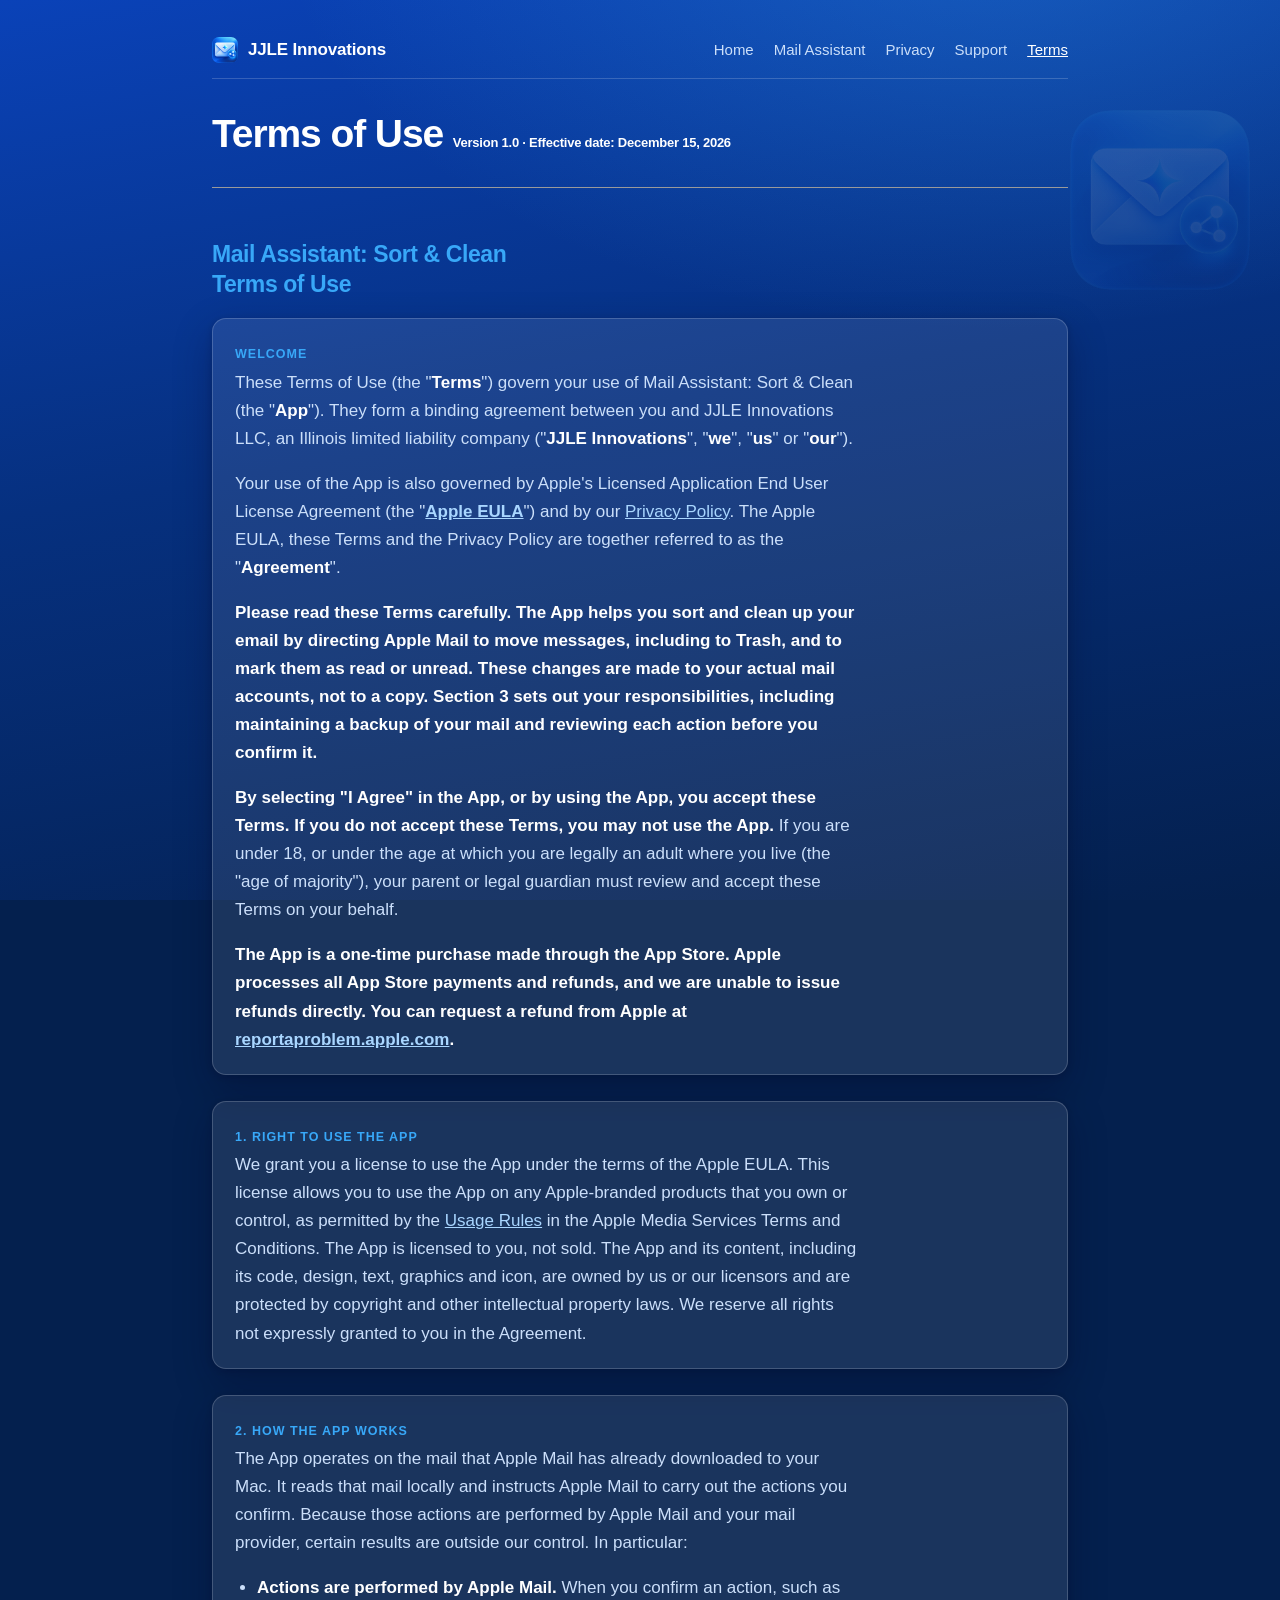
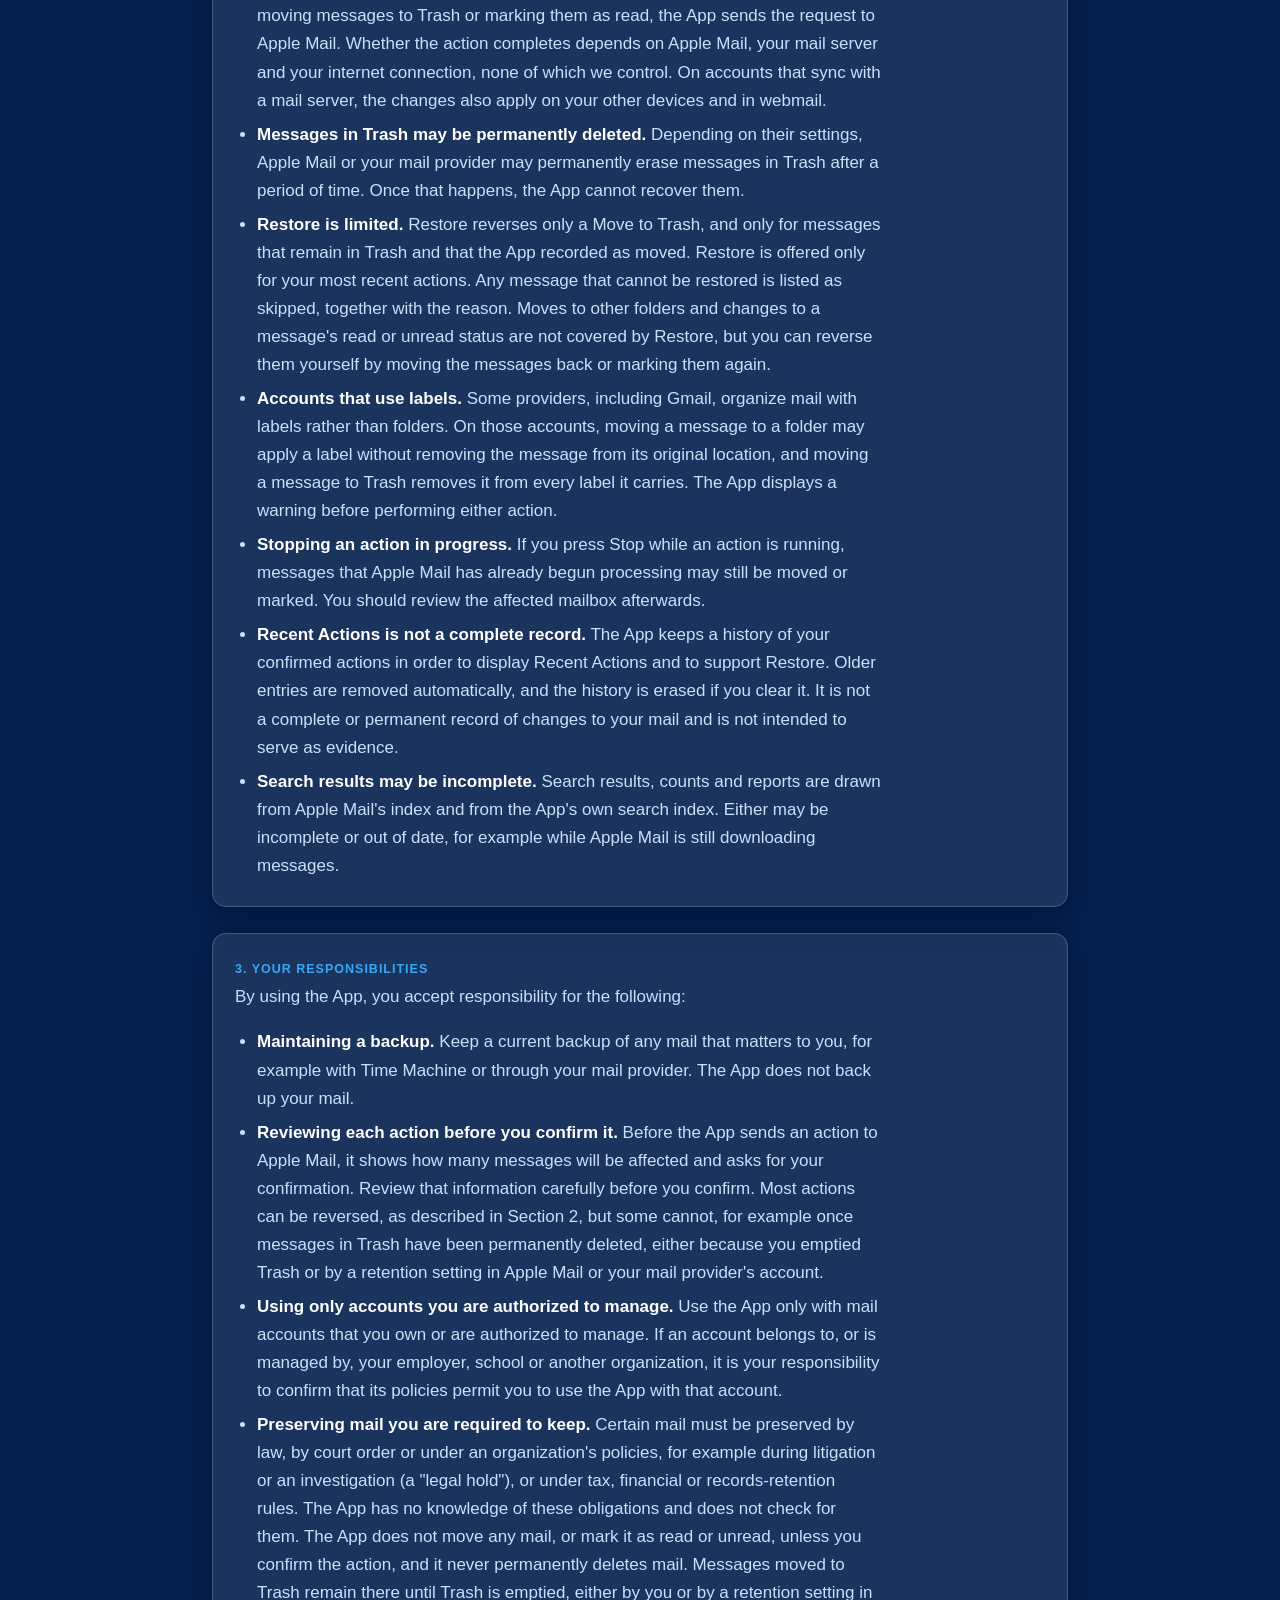
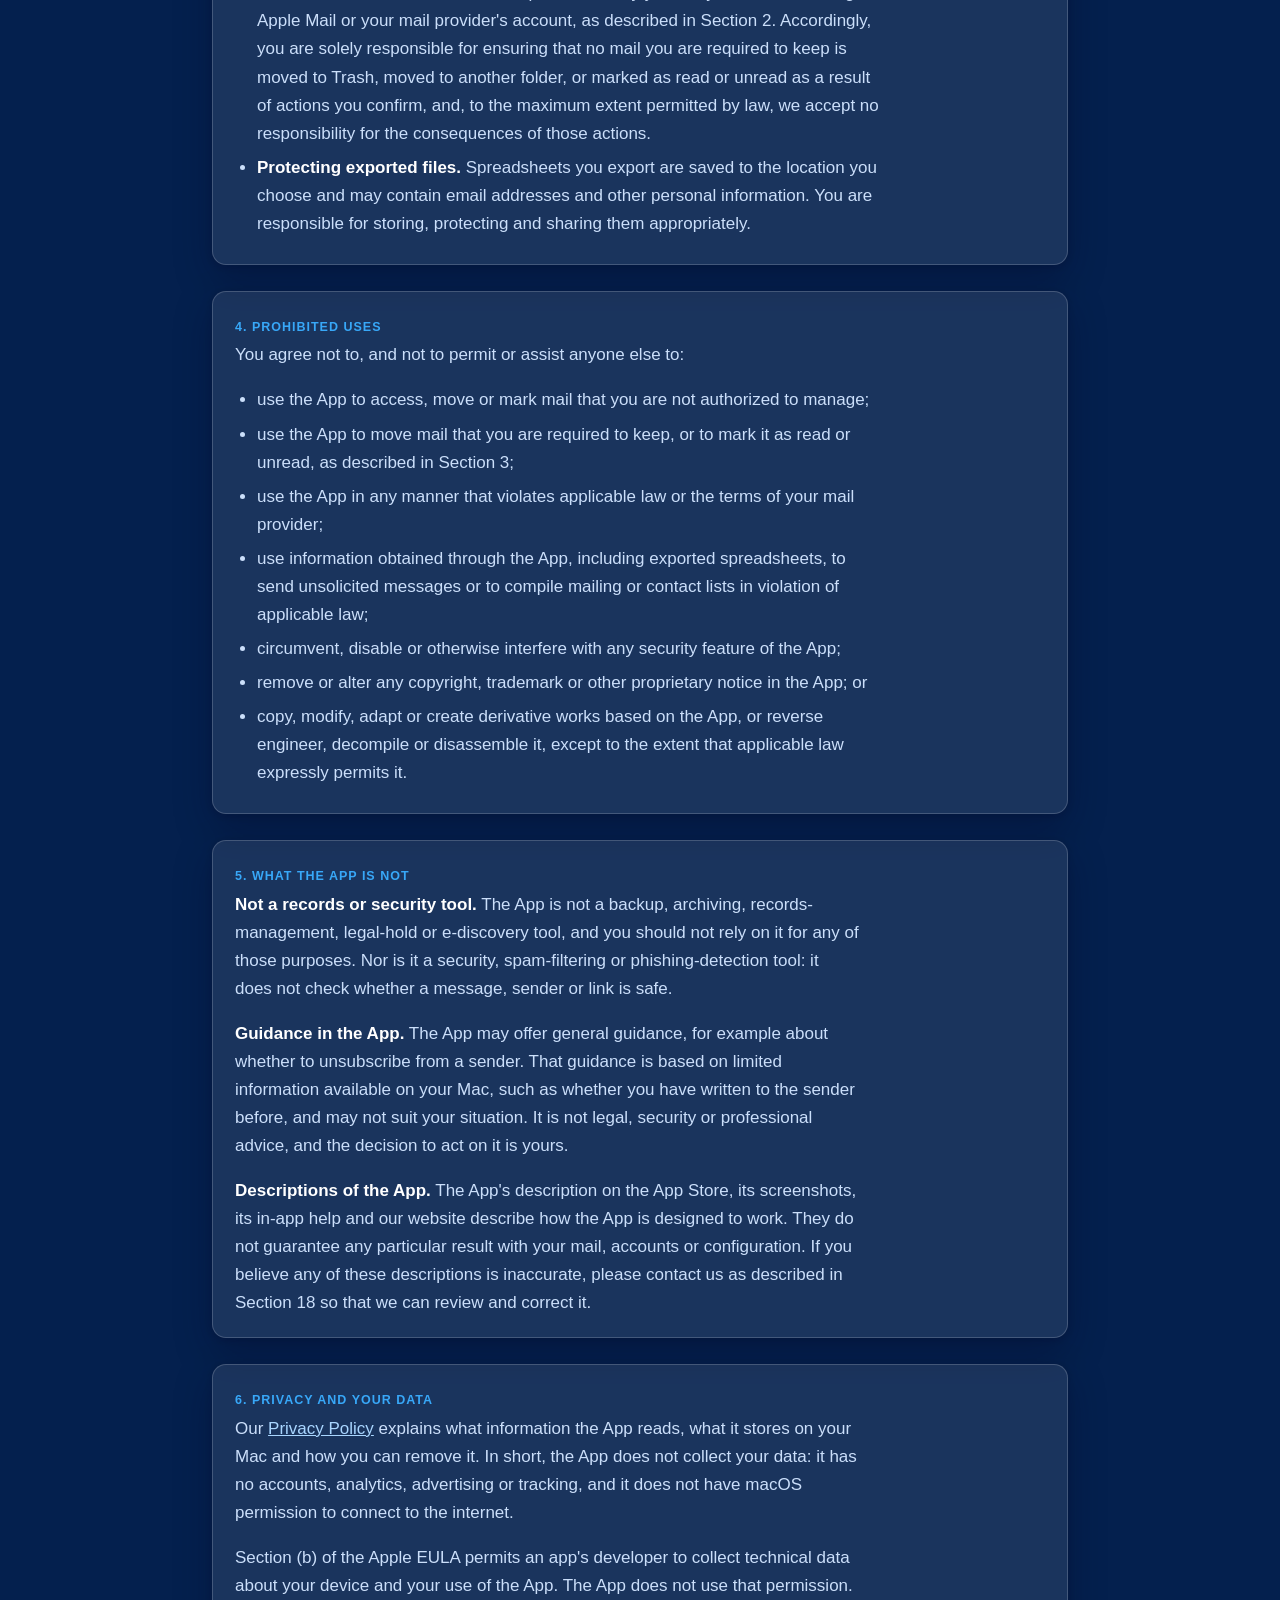
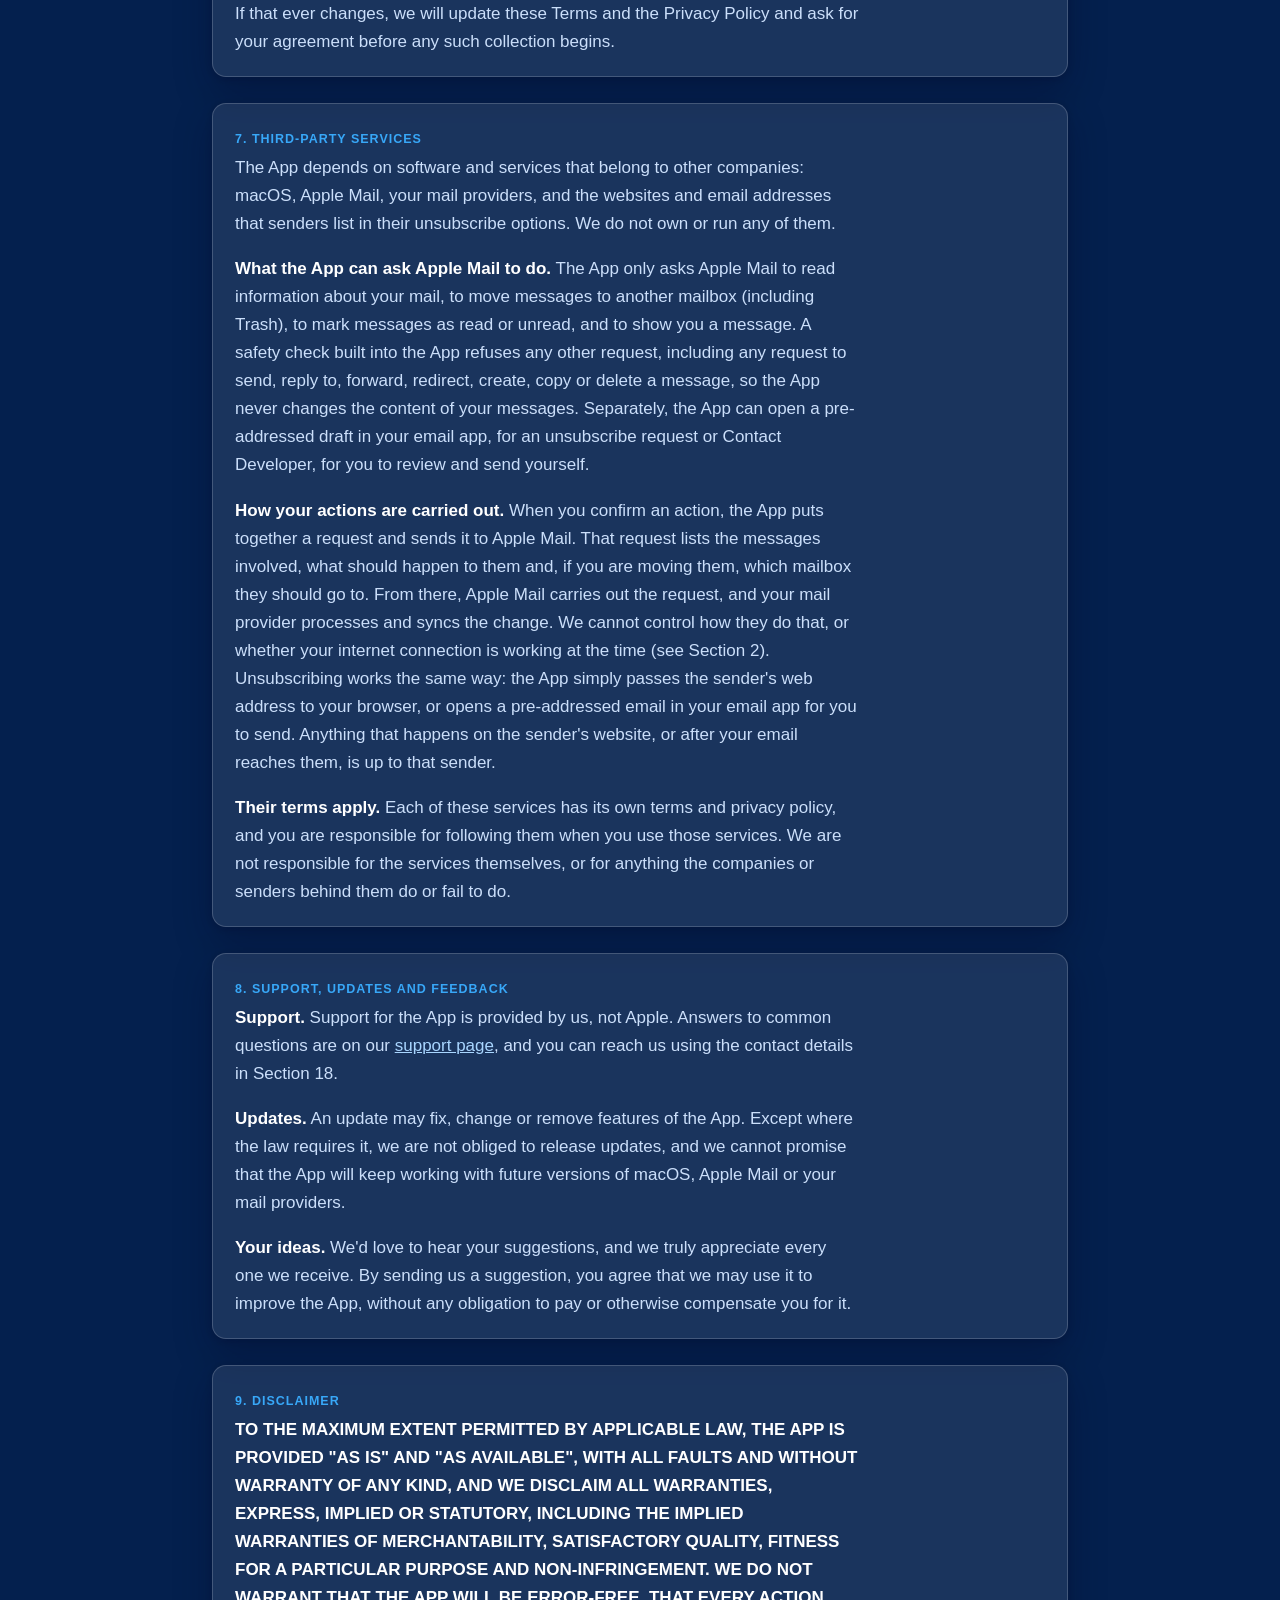
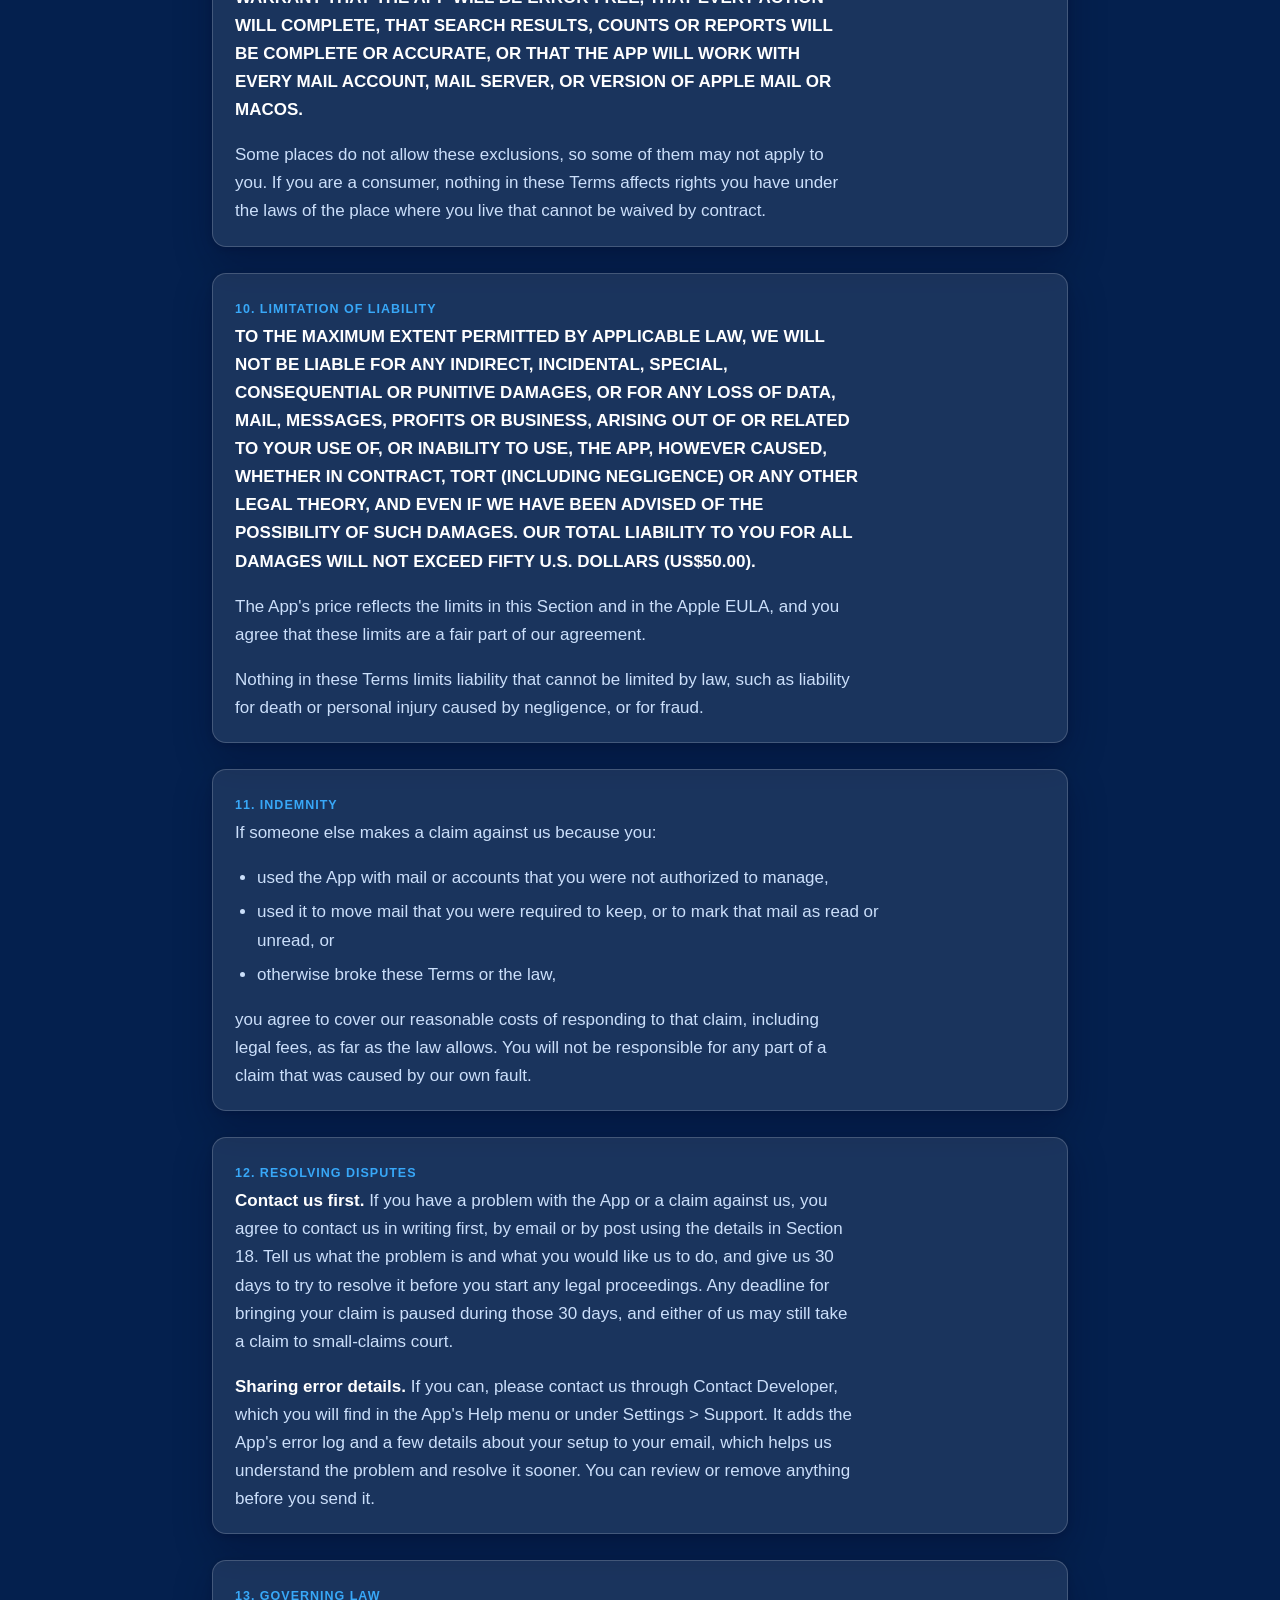
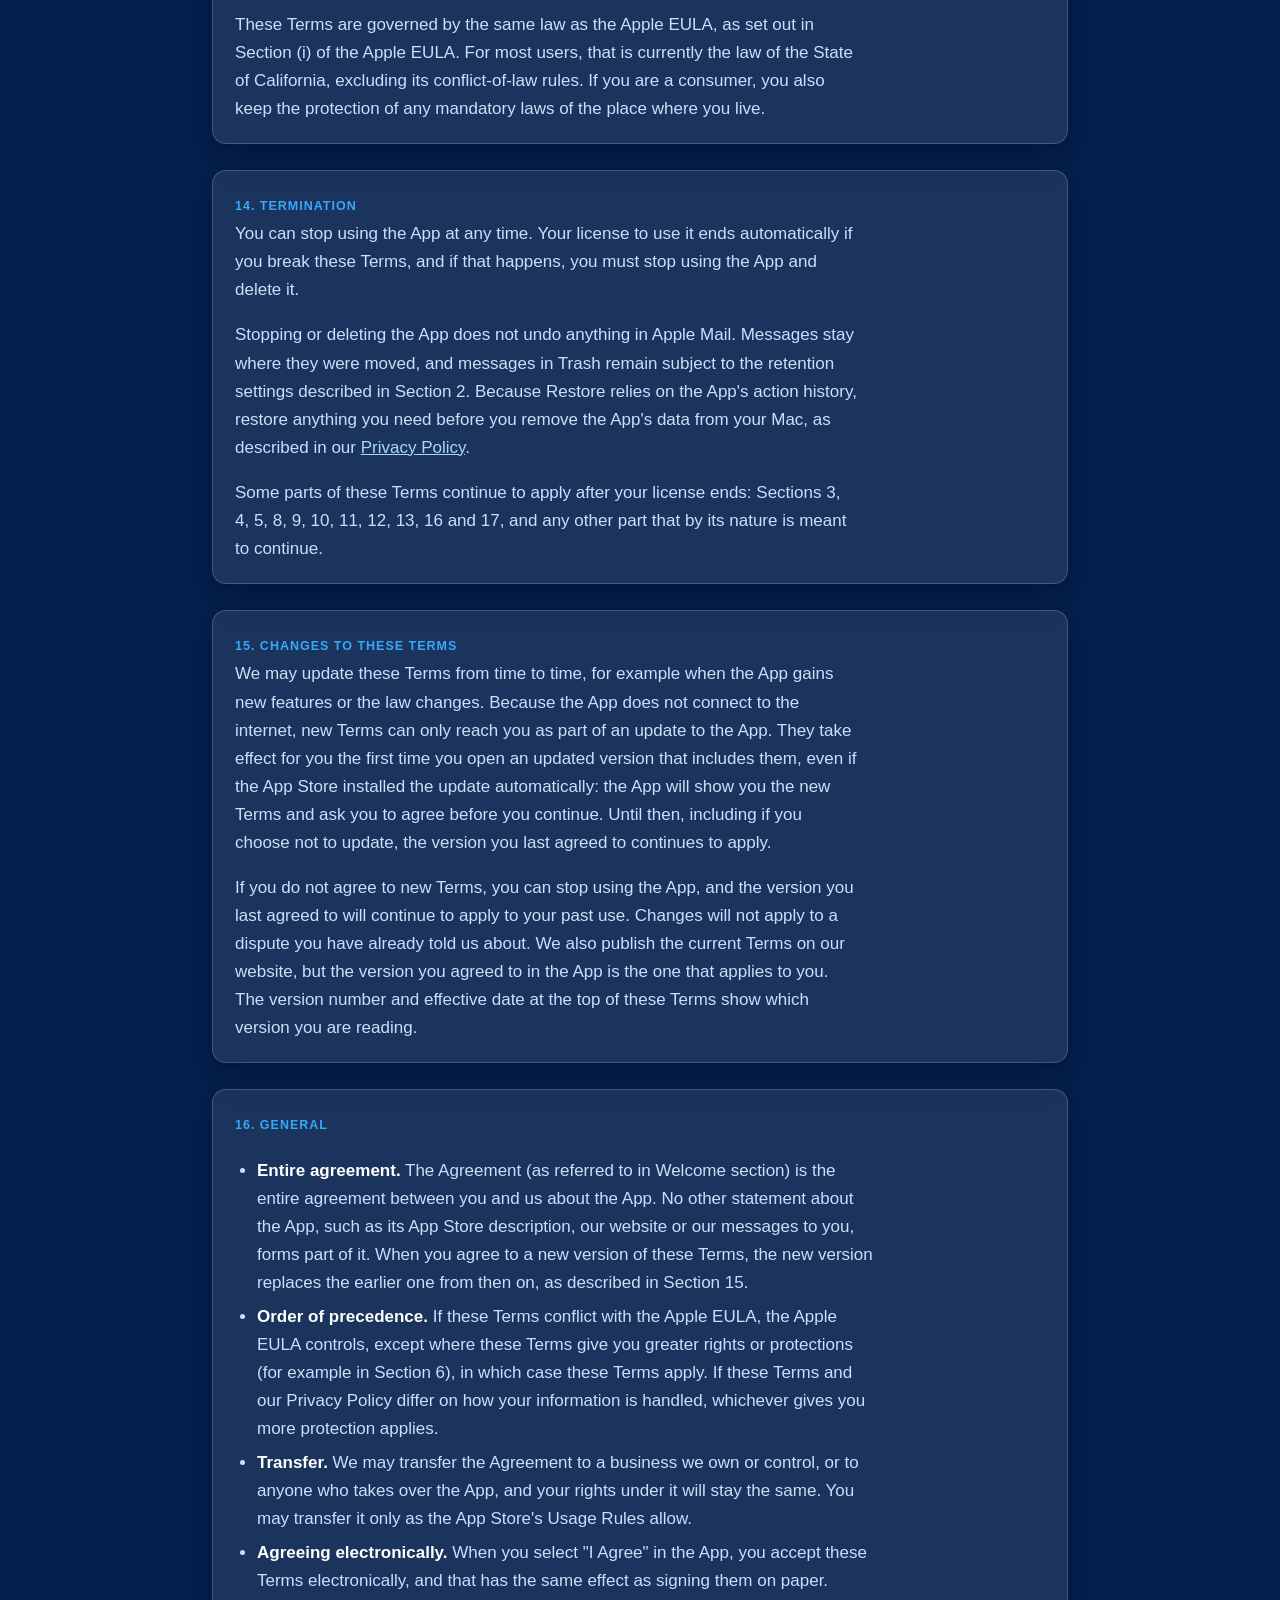
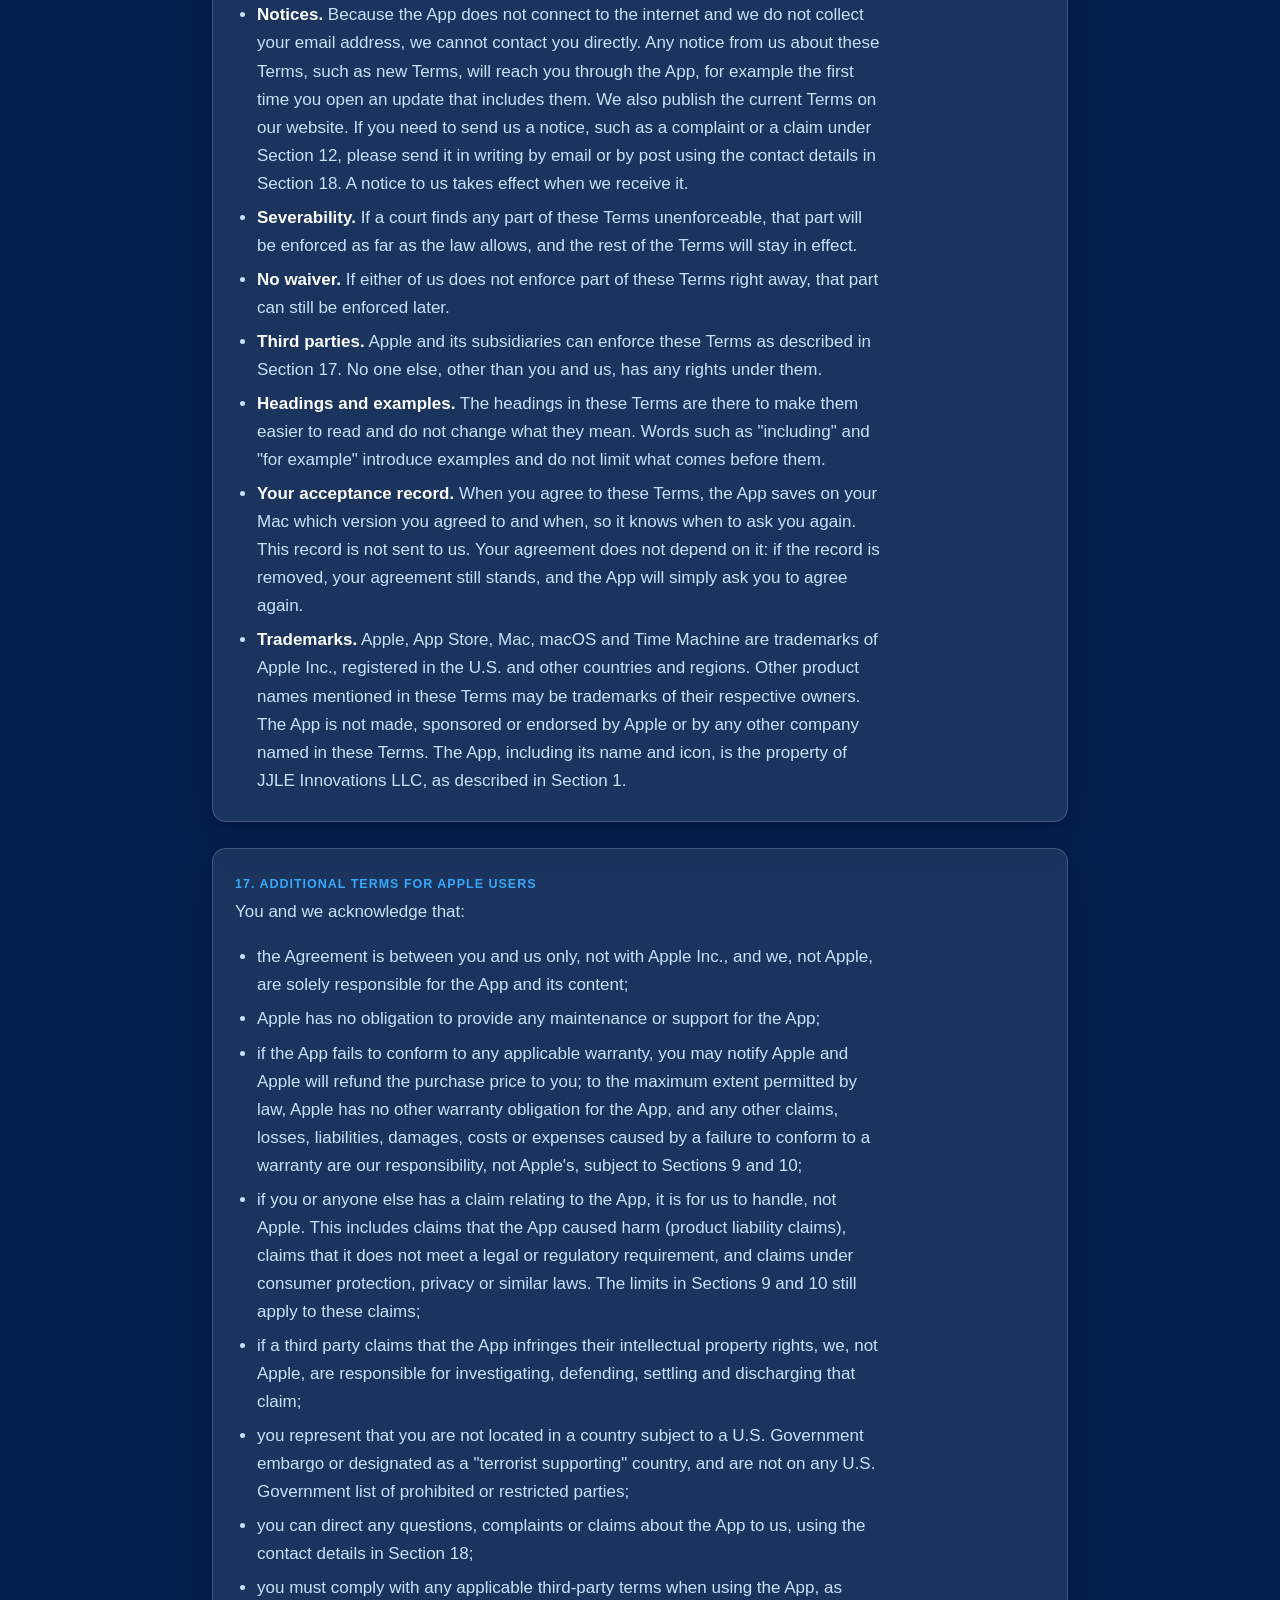
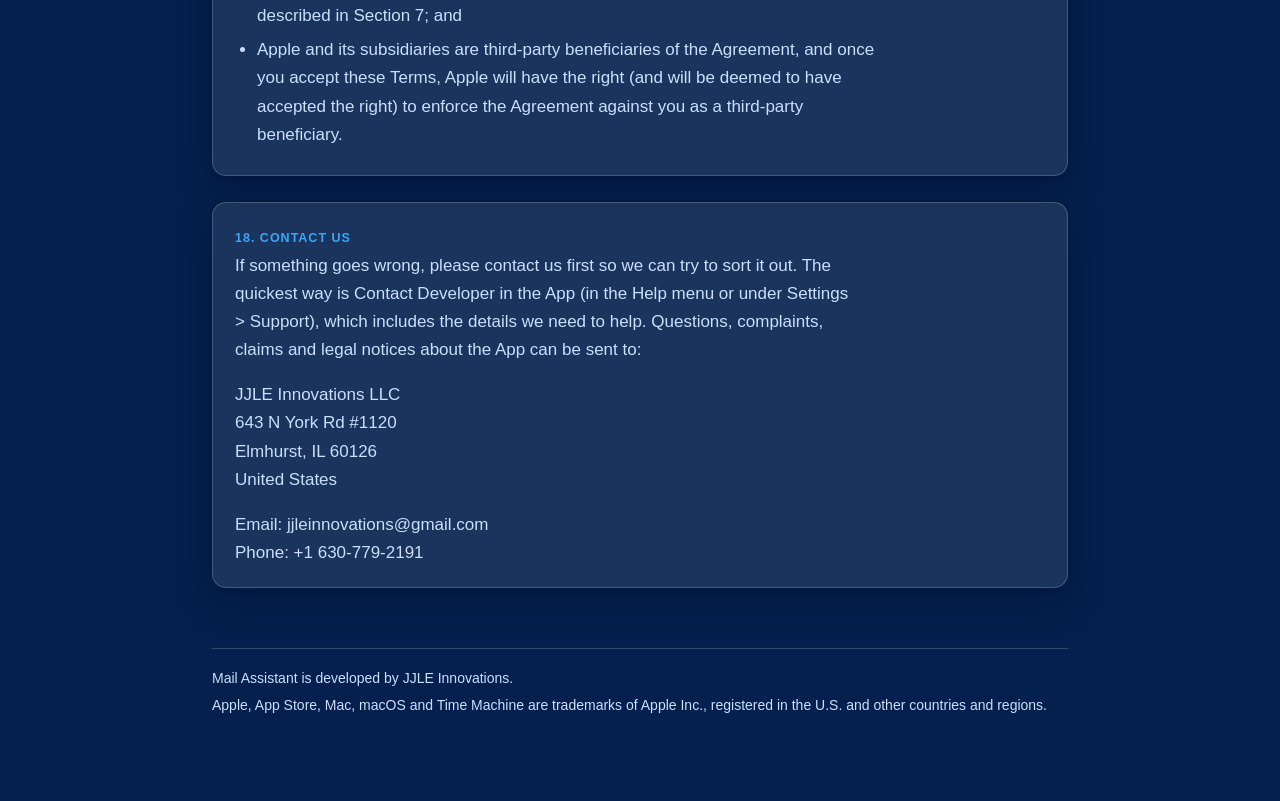
<file: mail-assistant/terms.html>
<!doctype html>
<html lang="en">
<head>
<meta charset="utf-8">
<meta name="viewport" content="width=device-width, initial-scale=1">
<title>Terms of Use — Mail Assistant</title>

  <meta name="description" content="The Terms of Use for Mail Assistant: Sort &amp; Clean.">
  <meta property="og:title" content="Terms of Use — Mail Assistant">
  <meta property="og:description" content="The Terms of Use for Mail Assistant: Sort &amp; Clean.">
  <meta property="og:image" content="https://jjleinnovations.github.io/icon-512.png">
  <meta property="og:type" content="website">

<link rel="icon" href="/favicon.png" type="image/png">
<link rel="stylesheet" href="/style.css?v=20260922c">
<meta property="og:url" content="https://jjleinnovations.github.io/mail-assistant/terms.html">
<link rel="stylesheet" href="terms.css?v=20261108a">
</head>
<body class="marked">
<div class="wrap">

<nav>
  <span class="brand"><img src="/icon.png" alt="">JJLE Innovations</span>
  <a href="/">Home</a>
  <a href="/mail-assistant/">Mail Assistant</a>
  <a href="/mail-assistant/privacy.html">Privacy</a>
  <a href="/mail-assistant/support.html">Support</a>
  <a href="/mail-assistant/terms.html" aria-current="page">Terms</a>
</nav>
<main>
  <h1 id="iit6g">
    Terms of Use <span id="ij6su2">Version 1.0 · Effective date: December 15, 2026</span></h1>
  <hr class="hle-divider"/>
  <h2 id="ipmfzg">Mail Assistant: Sort &amp; Clean<br/>Terms of Use</h2>
  <div class="card feature" id="welcome">
    <span class="tab-name">Welcome</span>
    <p>These Terms of Use (the "<strong>Terms</strong>") govern your use of Mail Assistant: Sort &amp; Clean (the "<strong>App</strong>"). They form a binding agreement between you and JJLE Innovations LLC, an Illinois limited liability company ("<strong>JJLE Innovations</strong>", "<strong>we</strong>", "<strong>us</strong>" or "<strong>our</strong>").</p>
    <p>Your use of the App is also governed by Apple's Licensed Application End User License Agreement (the "<strong><a href="https://www.apple.com/legal/internet-services/itunes/dev/stdeula/">Apple EULA</a></strong>") and by our <a href="https://jjleinnovations.github.io/mail-assistant/privacy.html">Privacy Policy</a>. The Apple EULA, these Terms and the Privacy Policy are together referred to as the "<strong>Agreement</strong>".</p>
    <p><strong>Please read these Terms carefully. The App helps you sort and clean up your email by directing Apple Mail to move messages, including to Trash, and to mark them as read or unread. These changes are made to your actual mail accounts, not to a copy. Section 3 sets out your responsibilities, including maintaining a backup of your mail and reviewing each action before you confirm it.</strong></p>
    <p><strong>By selecting "I Agree" in the App, or by using the App, you accept these Terms. If you do not accept these Terms, you may not use the App.</strong> If you are under 18, or under the age at which you are legally an adult where you live (the "age of majority"), your parent or legal guardian must review and accept these Terms on your behalf.</p>
    <p><strong>The App is a one-time purchase made through the App Store. Apple processes all App Store payments and refunds, and we are unable to issue refunds directly. You can request a refund from Apple at <a href="https://reportaproblem.apple.com">reportaproblem.apple.com</a>.</strong></p>
  </div>
  <div class="card feature" id="section-1">
    <span class="tab-name">1. Right to Use the App</span>
    <p>We grant you a license to use the App under the terms of the Apple EULA. This license allows you to use the App on any Apple-branded products that you own or control, as permitted by the <a href="https://www.apple.com/legal/internet-services/itunes/">Usage Rules</a> in the Apple Media Services Terms and Conditions. The App is licensed to you, not sold. The App and its content, including its code, design, text, graphics and icon, are owned by us or our licensors and are protected by copyright and other intellectual property laws. We reserve all rights not expressly granted to you in the Agreement.</p>
  </div>
  <div class="card feature" id="section-2">
    <span class="tab-name">2. How the App Works</span>
    <p>The App operates on the mail that Apple Mail has already downloaded to your Mac. It reads that mail locally and instructs Apple Mail to carry out the actions you confirm. Because those actions are performed by Apple Mail and your mail provider, certain results are outside our control. In particular:</p>
    <ul>
      <li><strong>Actions are performed by Apple Mail.</strong> When you confirm an action, such as moving messages to Trash or marking them as read, the App sends the request to Apple Mail. Whether the action completes depends on Apple Mail, your mail server and your internet connection, none of which we control. On accounts that sync with a mail server, the changes also apply on your other devices and in webmail.</li>
      <li><strong>Messages in Trash may be permanently deleted.</strong> Depending on their settings, Apple Mail or your mail provider may permanently erase messages in Trash after a period of time. Once that happens, the App cannot recover them.</li>
      <li><strong>Restore is limited.</strong> Restore reverses only a Move to Trash, and only for messages that remain in Trash and that the App recorded as moved. Restore is offered only for your most recent actions. Any message that cannot be restored is listed as skipped, together with the reason. Moves to other folders and changes to a message's read or unread status are not covered by Restore, but you can reverse them yourself by moving the messages back or marking them again.</li>
      <li><strong>Accounts that use labels.</strong> Some providers, including Gmail, organize mail with labels rather than folders. On those accounts, moving a message to a folder may apply a label without removing the message from its original location, and moving a message to Trash removes it from every label it carries. The App displays a warning before performing either action.</li>
      <li><strong>Stopping an action in progress.</strong> If you press Stop while an action is running, messages that Apple Mail has already begun processing may still be moved or marked. You should review the affected mailbox afterwards.</li>
      <li><strong>Recent Actions is not a complete record.</strong> The App keeps a history of your confirmed actions in order to display Recent Actions and to support Restore. Older entries are removed automatically, and the history is erased if you clear it. It is not a complete or permanent record of changes to your mail and is not intended to serve as evidence.</li>
      <li><strong>Search results may be incomplete.</strong> Search results, counts and reports are drawn from Apple Mail's index and from the App's own search index. Either may be incomplete or out of date, for example while Apple Mail is still downloading messages.</li>
    </ul>
  </div>
  <div class="card feature" id="section-3">
    <span class="tab-name">3. Your Responsibilities</span>
    <p>By using the App, you accept responsibility for the following:</p>
    <ul>
      <li><strong>Maintaining a backup.</strong> Keep a current backup of any mail that matters to you, for example with Time Machine or through your mail provider. The App does not back up your mail.</li>
      <li><strong>Reviewing each action before you confirm it.</strong> Before the App sends an action to Apple Mail, it shows how many messages will be affected and asks for your confirmation. Review that information carefully before you confirm. Most actions can be reversed, as described in Section 2, but some cannot, for example once messages in Trash have been permanently deleted, either because you emptied Trash or by a retention setting in Apple Mail or your mail provider's account.</li>
      <li><strong>Using only accounts you are authorized to manage.</strong> Use the App only with mail accounts that you own or are authorized to manage. If an account belongs to, or is managed by, your employer, school or another organization, it is your responsibility to confirm that its policies permit you to use the App with that account.</li>
      <li><strong>Preserving mail you are required to keep.</strong> Certain mail must be preserved by law, by court order or under an organization's policies, for example during litigation or an investigation (a "legal hold"), or under tax, financial or records-retention rules. The App has no knowledge of these obligations and does not check for them. The App does not move any mail, or mark it as read or unread, unless you confirm the action, and it never permanently deletes mail. Messages moved to Trash remain there until Trash is emptied, either by you or by a retention setting in Apple Mail or your mail provider's account, as described in Section 2. Accordingly, you are solely responsible for ensuring that no mail you are required to keep is moved to Trash, moved to another folder, or marked as read or unread as a result of actions you confirm, and, to the maximum extent permitted by law, we accept no responsibility for the consequences of those actions.</li>
      <li><strong>Protecting exported files.</strong> Spreadsheets you export are saved to the location you choose and may contain email addresses and other personal information. You are responsible for storing, protecting and sharing them appropriately.</li>
    </ul>
  </div>
  <div class="card feature" id="section-4">
    <span class="tab-name">4. Prohibited Uses</span>
    <p>You agree not to, and not to permit or assist anyone else to:</p>
    <ul>
      <li>use the App to access, move or mark mail that you are not authorized to manage;</li>
      <li>use the App to move mail that you are required to keep, or to mark it as read or unread, as described in Section 3;</li>
      <li>use the App in any manner that violates applicable law or the terms of your mail provider;</li>
      <li>use information obtained through the App, including exported spreadsheets, to send unsolicited messages or to compile mailing or contact lists in violation of applicable law;</li>
      <li>circumvent, disable or otherwise interfere with any security feature of the App;</li>
      <li>remove or alter any copyright, trademark or other proprietary notice in the App; or</li>
      <li>copy, modify, adapt or create derivative works based on the App, or reverse engineer, decompile or disassemble it, except to the extent that applicable law expressly permits it.</li>
    </ul>
  </div>
  <div class="card feature" id="section-5">
    <span class="tab-name">5. What the App Is Not</span>
    <p><strong>Not a records or security tool.</strong> The App is not a backup, archiving, records-management, legal-hold or e-discovery tool, and you should not rely on it for any of those purposes. Nor is it a security, spam-filtering or phishing-detection tool: it does not check whether a message, sender or link is safe.</p>
    <p><strong>Guidance in the App.</strong> The App may offer general guidance, for example about whether to unsubscribe from a sender. That guidance is based on limited information available on your Mac, such as whether you have written to the sender before, and may not suit your situation. It is not legal, security or professional advice, and the decision to act on it is yours.</p>
    <p><strong>Descriptions of the App.</strong> The App's description on the App Store, its screenshots, its in-app help and our website describe how the App is designed to work. They do not guarantee any particular result with your mail, accounts or configuration. If you believe any of these descriptions is inaccurate, please contact us as described in Section 18 so that we can review and correct it.</p>
  </div>
  <div class="card feature" id="section-6">
    <span class="tab-name">6. Privacy and Your Data</span>
    <p>Our <a href="https://jjleinnovations.github.io/mail-assistant/privacy.html">Privacy Policy</a> explains what information the App reads, what it stores on your Mac and how you can remove it. In short, the App does not collect your data: it has no accounts, analytics, advertising or tracking, and it does not have macOS permission to connect to the internet.</p>
    <p>Section (b) of the Apple EULA permits an app's developer to collect technical data about your device and your use of the App. The App does not use that permission. If that ever changes, we will update these Terms and the Privacy Policy and ask for your agreement before any such collection begins.</p>
  </div>
  <div class="card feature" id="section-7">
    <span class="tab-name">7. Third-Party Services</span>
    <p>The App depends on software and services that belong to other companies: macOS, Apple Mail, your mail providers, and the websites and email addresses that senders list in their unsubscribe options. We do not own or run any of them.</p>
    <p><strong>What the App can ask Apple Mail to do.</strong> The App only asks Apple Mail to read information about your mail, to move messages to another mailbox (including Trash), to mark messages as read or unread, and to show you a message. A safety check built into the App refuses any other request, including any request to send, reply to, forward, redirect, create, copy or delete a message, so the App never changes the content of your messages. Separately, the App can open a pre-addressed draft in your email app, for an unsubscribe request or Contact Developer, for you to review and send yourself.</p>
    <p><strong>How your actions are carried out.</strong> When you confirm an action, the App puts together a request and sends it to Apple Mail. That request lists the messages involved, what should happen to them and, if you are moving them, which mailbox they should go to. From there, Apple Mail carries out the request, and your mail provider processes and syncs the change. We cannot control how they do that, or whether your internet connection is working at the time (see Section 2). Unsubscribing works the same way: the App simply passes the sender's web address to your browser, or opens a pre-addressed email in your email app for you to send. Anything that happens on the sender's website, or after your email reaches them, is up to that sender.</p>
    <p><strong>Their terms apply.</strong> Each of these services has its own terms and privacy policy, and you are responsible for following them when you use those services. We are not responsible for the services themselves, or for anything the companies or senders behind them do or fail to do.</p>
  </div>
  <div class="card feature" id="section-8">
    <span class="tab-name">8. Support, Updates and Feedback</span>
    <p><strong>Support.</strong> Support for the App is provided by us, not Apple. Answers to common questions are on our <a href="https://jjleinnovations.github.io/mail-assistant/support.html">support page</a>, and you can reach us using the contact details in Section 18.</p>
    <p><strong>Updates.</strong> An update may fix, change or remove features of the App. Except where the law requires it, we are not obliged to release updates, and we cannot promise that the App will keep working with future versions of macOS, Apple Mail or your mail providers.</p>
    <p><strong>Your ideas.</strong> We'd love to hear your suggestions, and we truly appreciate every one we receive. By sending us a suggestion, you agree that we may use it to improve the App, without any obligation to pay or otherwise compensate you for it.</p>
  </div>
  <div class="card feature" id="section-9">
    <span class="tab-name">9. Disclaimer</span>
    <p><strong>TO THE MAXIMUM EXTENT PERMITTED BY APPLICABLE LAW, THE APP IS PROVIDED "AS IS" AND "AS AVAILABLE", WITH ALL FAULTS AND WITHOUT WARRANTY OF ANY KIND, AND WE DISCLAIM ALL WARRANTIES, EXPRESS, IMPLIED OR STATUTORY, INCLUDING THE IMPLIED WARRANTIES OF MERCHANTABILITY, SATISFACTORY QUALITY, FITNESS FOR A PARTICULAR PURPOSE AND NON-INFRINGEMENT. WE DO NOT WARRANT THAT THE APP WILL BE ERROR-FREE, THAT EVERY ACTION WILL COMPLETE, THAT SEARCH RESULTS, COUNTS OR REPORTS WILL BE COMPLETE OR ACCURATE, OR THAT THE APP WILL WORK WITH EVERY MAIL ACCOUNT, MAIL SERVER, OR VERSION OF APPLE MAIL OR MACOS.</strong></p>
    <p>Some places do not allow these exclusions, so some of them may not apply to you. If you are a consumer, nothing in these Terms affects rights you have under the laws of the place where you live that cannot be waived by contract.</p>
  </div>
  <div class="card feature" id="section-10">
    <span class="tab-name">10. Limitation of Liability</span>
    <p><strong>TO THE MAXIMUM EXTENT PERMITTED BY APPLICABLE LAW, WE WILL NOT BE LIABLE FOR ANY INDIRECT, INCIDENTAL, SPECIAL, CONSEQUENTIAL OR PUNITIVE DAMAGES, OR FOR ANY LOSS OF DATA, MAIL, MESSAGES, PROFITS OR BUSINESS, ARISING OUT OF OR RELATED TO YOUR USE OF, OR INABILITY TO USE, THE APP, HOWEVER CAUSED, WHETHER IN CONTRACT, TORT (INCLUDING NEGLIGENCE) OR ANY OTHER LEGAL THEORY, AND EVEN IF WE HAVE BEEN ADVISED OF THE POSSIBILITY OF SUCH DAMAGES. OUR TOTAL LIABILITY TO YOU FOR ALL DAMAGES WILL NOT EXCEED FIFTY U.S. DOLLARS (US$50.00).</strong></p>
    <p>The App's price reflects the limits in this Section and in the Apple EULA, and you agree that these limits are a fair part of our agreement.</p>
    <p>Nothing in these Terms limits liability that cannot be limited by law, such as liability for death or personal injury caused by negligence, or for fraud.</p>
  </div>
  <div class="card feature" id="section-11">
    <span class="tab-name">11. Indemnity</span>
    <p>If someone else makes a claim against us because you:</p>
    <ul>
      <li>used the App with mail or accounts that you were not authorized to manage,</li>
      <li>used it to move mail that you were required to keep, or to mark that mail as read or unread, or</li>
      <li>otherwise broke these Terms or the law,</li>
    </ul>
    <p>you agree to cover our reasonable costs of responding to that claim, including legal fees, as far as the law allows. You will not be responsible for any part of a claim that was caused by our own fault.</p>
  </div>
  <div class="card feature" id="section-12">
    <span class="tab-name">12. Resolving Disputes</span>
    <p><strong>Contact us first.</strong> If you have a problem with the App or a claim against us, you agree to contact us in writing first, by email or by post using the details in Section 18. Tell us what the problem is and what you would like us to do, and give us 30 days to try to resolve it before you start any legal proceedings. Any deadline for bringing your claim is paused during those 30 days, and either of us may still take a claim to small-claims court.</p>
    <p><strong>Sharing error details.</strong> If you can, please contact us through Contact Developer, which you will find in the App's Help menu or under Settings &gt; Support. It adds the App's error log and a few details about your setup to your email, which helps us understand the problem and resolve it sooner. You can review or remove anything before you send it.</p>
  </div>
  <div class="card feature" id="section-13">
    <span class="tab-name">13. Governing Law</span>
    <p>These Terms are governed by the same law as the Apple EULA, as set out in Section (i) of the Apple EULA. For most users, that is currently the law of the State of California, excluding its conflict-of-law rules. If you are a consumer, you also keep the protection of any mandatory laws of the place where you live.</p>
  </div>
  <div class="card feature" id="section-14">
    <span class="tab-name">14. Termination</span>
    <p>You can stop using the App at any time. Your license to use it ends automatically if you break these Terms, and if that happens, you must stop using the App and delete it.</p>
    <p>Stopping or deleting the App does not undo anything in Apple Mail. Messages stay where they were moved, and messages in Trash remain subject to the retention settings described in Section 2. Because Restore relies on the App's action history, restore anything you need before you remove the App's data from your Mac, as described in our <a href="https://jjleinnovations.github.io/mail-assistant/privacy.html">Privacy Policy</a>.</p>
    <p>Some parts of these Terms continue to apply after your license ends: Sections 3, 4, 5, 8, 9, 10, 11, 12, 13, 16 and 17, and any other part that by its nature is meant to continue.</p>
  </div>
  <div class="card feature" id="section-15">
    <span class="tab-name">15. Changes to these Terms</span>
    <p>We may update these Terms from time to time, for example when the App gains new features or the law changes. Because the App does not connect to the internet, new Terms can only reach you as part of an update to the App. They take effect for you the first time you open an updated version that includes them, even if the App Store installed the update automatically: the App will show you the new Terms and ask you to agree before you continue. Until then, including if you choose not to update, the version you last agreed to continues to apply.</p>
    <p>If you do not agree to new Terms, you can stop using the App, and the version you last agreed to will continue to apply to your past use. Changes will not apply to a dispute you have already told us about. We also publish the current Terms on our website, but the version you agreed to in the App is the one that applies to you. The version number and effective date at the top of these Terms show which version you are reading.</p>
  </div>
  <div class="card feature" id="section-16">
    <span class="tab-name">16. General</span>
    <ul>
      <li><strong>Entire agreement.</strong> The Agreement (as referred to in Welcome section) is the entire agreement between you and us about the App. No other statement about the App, such as its App Store description, our website or our messages to you, forms part of it. When you agree to a new version of these Terms, the new version replaces the earlier one from then on, as described in Section 15.</li>
      <li><strong>Order of precedence.</strong> If these Terms conflict with the Apple EULA, the Apple EULA controls, except where these Terms give you greater rights or protections (for example in Section 6), in which case these Terms apply. If these Terms and our Privacy Policy differ on how your information is handled, whichever gives you more protection applies.</li>
      <li><strong>Transfer.</strong> We may transfer the Agreement to a business we own or control, or to anyone who takes over the App, and your rights under it will stay the same. You may transfer it only as the App Store's Usage Rules allow.</li>
      <li><strong>Agreeing electronically.</strong> When you select "I Agree" in the App, you accept these Terms electronically, and that has the same effect as signing them on paper.</li>
      <li><strong>Notices.</strong> Because the App does not connect to the internet and we do not collect your email address, we cannot contact you directly. Any notice from us about these Terms, such as new Terms, will reach you through the App, for example the first time you open an update that includes them. We also publish the current Terms on our website. If you need to send us a notice, such as a complaint or a claim under Section 12, please send it in writing by email or by post using the contact details in Section 18. A notice to us takes effect when we receive it.</li>
      <li><strong>Severability.</strong> If a court finds any part of these Terms unenforceable, that part will be enforced as far as the law allows, and the rest of the Terms will stay in effect.</li>
      <li><strong>No waiver.</strong> If either of us does not enforce part of these Terms right away, that part can still be enforced later.</li>
      <li><strong>Third parties.</strong> Apple and its subsidiaries can enforce these Terms as described in Section 17. No one else, other than you and us, has any rights under them.</li>
      <li><strong>Headings and examples.</strong> The headings in these Terms are there to make them easier to read and do not change what they mean. Words such as "including" and "for example" introduce examples and do not limit what comes before them.</li>
      <li><strong>Your acceptance record.</strong> When you agree to these Terms, the App saves on your Mac which version you agreed to and when, so it knows when to ask you again. This record is not sent to us. Your agreement does not depend on it: if the record is removed, your agreement still stands, and the App will simply ask you to agree again.</li>
      <li><strong>Trademarks.</strong> Apple, App Store, Mac, macOS and Time Machine are trademarks of Apple Inc., registered in the U.S. and other countries and regions. Other product names mentioned in these Terms may be trademarks of their respective owners. The App is not made, sponsored or endorsed by Apple or by any other company named in these Terms. The App, including its name and icon, is the property of JJLE Innovations LLC, as described in Section 1.</li>
    </ul>
  </div>
  <div class="card feature" id="section-17">
    <span class="tab-name">17. Additional Terms for Apple Users</span>
    <p>You and we acknowledge that:</p>
    <ul>
      <li>the Agreement is between you and us only, not with Apple Inc., and we, not Apple, are solely responsible for the App and its content;</li>
      <li>Apple has no obligation to provide any maintenance or support for the App;</li>
      <li>if the App fails to conform to any applicable warranty, you may notify Apple and Apple will refund the purchase price to you; to the maximum extent permitted by law, Apple has no other warranty obligation for the App, and any other claims, losses, liabilities, damages, costs or expenses caused by a failure to conform to a warranty are our responsibility, not Apple's, subject to Sections 9 and 10;</li>
      <li>if you or anyone else has a claim relating to the App, it is for us to handle, not Apple. This includes claims that the App caused harm (product liability claims), claims that it does not meet a legal or regulatory requirement, and claims under consumer protection, privacy or similar laws. The limits in Sections 9 and 10 still apply to these claims;</li>
      <li>if a third party claims that the App infringes their intellectual property rights, we, not Apple, are responsible for investigating, defending, settling and discharging that claim;</li>
      <li>you represent that you are not located in a country subject to a U.S. Government embargo or designated as a "terrorist supporting" country, and are not on any U.S. Government list of prohibited or restricted parties;</li>
      <li>you can direct any questions, complaints or claims about the App to us, using the contact details in Section 18;</li>
      <li>you must comply with any applicable third-party terms when using the App, as described in Section 7; and</li>
      <li>Apple and its subsidiaries are third-party beneficiaries of the Agreement, and once you accept these Terms, Apple will have the right (and will be deemed to have accepted the right) to enforce the Agreement against you as a third-party beneficiary.</li>
    </ul>
  </div>
  <div class="card feature" id="section-18">
    <span class="tab-name">18. Contact Us</span>
    <p>If something goes wrong, please contact us first so we can try to sort it out. The quickest way is Contact Developer in the App (in the Help menu or under Settings &gt; Support), which includes the details we need to help. Questions, complaints, claims and legal notices about the App can be sent to:</p>
    <p>JJLE Innovations LLC<br>
      643 N York Rd #1120<br>
      Elmhurst, IL 60126<br>
      United States</p>
    <p>Email: jjleinnovations@gmail.com<br>
      Phone: +1 630-779-2191</p>
  </div>
</main>
<footer>
  <p>Mail Assistant is developed by JJLE Innovations.</p>
  <p>Apple, App Store, Mac, macOS and Time Machine are trademarks of Apple Inc., registered in the U.S. and other countries and regions.</p>
</footer>
</div>
</body>
</html>
</file>
<file: home.css>
/* =========================================================
   JJLE INNOVATIONS
   Modern App Portfolio Layout

   The home page only. The Mail Assistant pages use style.css.
   ========================================================= */


/* =========================================================
   DESIGN VARIABLES
   ========================================================= */

:root {
    --background: #f8faff;
    --background-secondary: #f2f6ff;

    --surface: rgba(255, 255, 255, 0.72);
    --surface-strong: rgba(255, 255, 255, 0.92);

    --text: #071127;
    --text-secondary: #4f607a;
    /* Was #718096 (3.7:1 on the page). #5e6c84 is 4.9:1, AA for the
       13px footer text that uses it. */
    --text-muted: #5e6c84;

    --blue: #1264ed;
    --blue-light: #20b7ff;
    --blue-dark: #073e9d;

    --violet: #7957ff;

    --border: rgba(31, 86, 170, 0.13);
    --border-strong: rgba(38, 101, 209, 0.2);

    --shadow-small:
        0 8px 30px rgba(35, 72, 128, 0.08);

    --shadow-medium:
        0 20px 60px rgba(42, 76, 137, 0.12);

    --shadow-large:
        0 30px 100px rgba(31, 76, 150, 0.15);

    --radius-small: 12px;
    --radius-medium: 18px;
    --radius-large: 28px;

    --container-width: 1160px;
}


/* =========================================================
   RESET
   ========================================================= */

*,
*::before,
*::after {
    box-sizing: border-box;
}

html {
    scroll-behavior: smooth;
}

body {
    margin: 0;

    min-height: 100vh;

    font-family:
        -apple-system,
        BlinkMacSystemFont,
        "SF Pro Display",
        "SF Pro Text",
        "Segoe UI",
        Helvetica,
        Arial,
        sans-serif;

    color: var(--text);

    -webkit-font-smoothing: antialiased;

    background:
        radial-gradient(
            circle at 82% 6%,
            rgba(68, 165, 255, 0.17),
            transparent 30%
        ),

        radial-gradient(
            circle at 4% 75%,
            rgba(53, 156, 255, 0.13),
            transparent 27%
        ),

        radial-gradient(
            circle at 96% 84%,
            rgba(121, 87, 255, 0.10),
            transparent 28%
        ),

        linear-gradient(
            135deg,
            #fbfdff 0%,
            #f5f8ff 48%,
            #f2f7ff 100%
        );

    background-attachment: fixed;

    overflow-x: hidden;
}

a {
    color: inherit;
}


/* =========================================================
   DECORATIVE PAGE BACKGROUND
   ========================================================= */

.page-background {
    position: fixed;

    inset: 0;

    pointer-events: none;

    overflow: hidden;

    z-index: -1;
}


/* Very subtle tech/grid texture */

.page-background::before {
    content: "";

    position: absolute;

    inset: 0;

    opacity: 0.16;

    background-image:
        linear-gradient(
            rgba(40, 100, 190, 0.025) 1px,
            transparent 1px
        ),

        linear-gradient(
            90deg,
            rgba(40, 100, 190, 0.025) 1px,
            transparent 1px
        );

    background-size: 48px 48px;

    mask-image:
        linear-gradient(
            to bottom,
            rgba(0, 0, 0, 0.5),
            transparent 78%
        );
}


/* Floating blurred glow objects */

.background-orb {
    position: absolute;

    border-radius: 50%;

    filter: blur(2px);
}


.orb-one {
    width: 420px;
    height: 420px;

    left: -270px;
    top: 55%;

    background:
        radial-gradient(
            circle,
            rgba(45, 154, 255, 0.16),
            rgba(45, 154, 255, 0)
        );
}


.orb-two {
    width: 520px;
    height: 520px;

    right: -360px;
    top: 58%;

    background:
        radial-gradient(
            circle,
            rgba(117, 86, 255, 0.14),
            rgba(117, 86, 255, 0)
        );
}


.orb-three {
    width: 340px;
    height: 340px;

    left: 48%;
    top: -240px;

    background:
        radial-gradient(
            circle,
            rgba(0, 168, 255, 0.10),
            transparent 70%
        );
}


/* =========================================================
   MAIN CONTAINER
   ========================================================= */

.site-container {
    width: min(
        calc(100% - 40px),
        var(--container-width)
    );

    margin-inline: auto;

    padding:
        20px
        0
        45px;
}


/* =========================================================
   HEADER
   ========================================================= */

.site-header {
    min-height: 64px;

    padding:
        10px
        22px;

    display: flex;

    align-items: center;

    justify-content: space-between;

    gap: 24px;

    position: sticky;

    top: 14px;

    z-index: 100;

    background:
        rgba(255, 255, 255, 0.72);

    border:
        1px solid
        rgba(255, 255, 255, 0.8);

    border-radius: 18px;

    box-shadow:
        0 10px 40px
        rgba(58, 88, 145, 0.08);

    backdrop-filter:
        blur(22px)
        saturate(150%);

    -webkit-backdrop-filter:
        blur(22px)
        saturate(150%);
}


/* =========================================================
   BRAND
   ========================================================= */

.brand {
    display: inline-flex;

    align-items: center;

    gap: 11px;

    text-decoration: none;
}


.brand-logo {
    width: 39px;
    height: 39px;

    object-fit: contain;
}


.brand-name {
    font-size: 16px;

    font-weight: 700;

    letter-spacing: -0.2px;
}


/* =========================================================
   NAVIGATION
   ========================================================= */

.main-nav {
    display: flex;

    align-items: center;

    gap: 30px;
}


.nav-link {
    position: relative;

    padding:
        10px
        0;

    font-size: 15px;

    font-weight: 500;

    text-decoration: none;

    color: #39475e;

    transition:
        color 180ms ease;
}


.nav-link:hover {
    color: var(--blue);
}


.nav-link.active {
    color: var(--blue);

    font-weight: 650;
}


.nav-link.active::after {
    content: "";

    position: absolute;

    left: 0;
    right: 0;

    bottom: 3px;

    height: 2px;

    border-radius: 99px;

    background:
        linear-gradient(
            90deg,
            var(--blue),
            var(--blue-light)
        );
}


/* =========================================================
   HERO
   ========================================================= */

.hero {
    position: relative;

    min-height: 220px;

    display: flex;

    align-items: center;

    padding:
        50px
        15px
        30px;

    overflow: hidden;
}


.hero-content {
    position: relative;

    z-index: 5;

    max-width: 690px;
}


.hero h1 {
    margin:
        0
        0
        10px;

    font-size:
        clamp(
            42px,
            5vw,
            62px
        );

    line-height: 1.02;

    letter-spacing: -2.8px;

    font-weight: 760;
}


/* The "Apps that make a difference" line, between the title and the
   tagline: clear of the title's descenders, a little air before the tagline. */

.hero h1 + .section-eyebrow {
    margin:
        4px
        0
        12px;
}


.hero-tagline {
    margin: 0;

    max-width: 665px;

    color: var(--text-secondary);

    font-size:
        clamp(
            18px,
            2vw,
            23px
        );

    line-height: 1.42;

    letter-spacing: -0.3px;
}


/* =========================================================
   HERO WATERMARK
   ========================================================= */

.hero-watermark {
    position: absolute;

    right: -10px;

    top: 38px;

    width: 330px;

    opacity: 0.10;

    pointer-events: none;

    filter:
        saturate(130%);
}


.hero-watermark img {
    display: block;

    width: 100%;

    height: auto;
}


/* =========================================================
   APPS SECTION
   ========================================================= */

.apps-section {
    position: relative;

    z-index: 10;
}


.section-heading {
    margin-bottom: 16px;
}


.section-eyebrow {
    display: block;

    margin-bottom: 3px;

    color: var(--blue);

    font-size: 12px;

    font-weight: 700;

    letter-spacing: 1.5px;

    text-transform: uppercase;
}


.section-heading h2 {
    margin: 0;

    font-size: 27px;

    letter-spacing: -0.6px;
}


/* =========================================================
   APP CARD
   ========================================================= */

.app-card {
    position: relative;

    overflow: hidden;

    padding: 32px;

    border-radius: var(--radius-large);

    border:
        1px solid
        rgba(62, 120, 210, 0.18);

    /* A light tint of the Mail Assistant icon's own blues: its sky-blue
       highlight (#3DB0FB) top-left, its core blue (#004ACA) bottom-right. */
    background:
        linear-gradient(
            135deg,
            rgba(224, 242, 254, 0.94),
            rgba(219, 230, 248, 0.90)
        );

    backdrop-filter:
        blur(30px)
        saturate(150%);

    -webkit-backdrop-filter:
        blur(30px)
        saturate(150%);

    box-shadow:
        var(--shadow-large);
}


/* Faint blue card highlight */

.app-card::before {
    content: "";

    position: absolute;

    inset:
        0
        0
        auto;

    height: 1px;

    background:
        linear-gradient(
            90deg,
            transparent,
            rgba(70, 154, 255, 0.55),
            transparent
        );
}


.app-card-glow {
    position: absolute;

    width: 500px;
    height: 350px;

    top: -230px;
    right: -180px;

    border-radius: 50%;

    pointer-events: none;

    background:
        radial-gradient(
            circle,
            rgba(43, 152, 255, 0.14),
            transparent 68%
        );
}


/* =========================================================
   APP HEADER
   ========================================================= */

.app-header {
    position: relative;

    display: flex;

    align-items: center;

    gap: 24px;

    z-index: 2;
}


.app-icon-wrapper {
    flex:
        0
        0
        auto;

    position: relative;
}


.app-icon-wrapper::after {
    content: "";

    position: absolute;

    inset: 12px;

    border-radius: 28px;

    z-index: -1;

    background:
        rgba(14, 111, 255, 0.32);

    filter: blur(25px);
}


.app-icon {
    display: block;

    width: 104px;
    height: 104px;

    object-fit: cover;

    border-radius: 25px;

    filter:
        drop-shadow(
            0 14px 18px
            rgba(0, 75, 190, 0.20)
        );
}


.app-heading {
    flex: 1;
}


.app-title-row {
    display: flex;

    align-items: center;

    flex-wrap: wrap;

    gap: 14px;
}


.app-heading h3 {
    margin:
        0
        0
        7px;

    font-size: 32px;

    letter-spacing: -1px;

    line-height: 1.1;
}


.app-platform {
    padding:
        5px
        10px;

    border-radius: 99px;

    background:
        rgba(29, 111, 244, 0.08);

    border:
        1px solid
        rgba(29, 111, 244, 0.12);

    color: var(--blue);

    font-size: 12px;

    font-weight: 700;
}


.app-summary {
    margin: 0;

    /* A shade under --blue: 17px bold on the blue card needs 4.5:1,
       and --blue there is 4.1:1. This is 5.1:1. */
    color: #0b55d6;

    font-size: 17px;

    line-height: 1.45;

    font-weight: 700;
}


/* =========================================================
   DESCRIPTION
   ========================================================= */

.app-description {
    margin:
        24px
        0
        26px;

    max-width: 960px;

    color: var(--text-secondary);

    font-size: 16px;

    line-height: 1.7;
}


.app-description p {
    margin: 0;
}


/* =========================================================
   FEATURE GRID
   ========================================================= */

.feature-grid {
    display: grid;

    grid-template-columns:
        repeat(
            3,
            minmax(0, 1fr)
        );

    gap: 16px;
}


.feature-card {
    padding:
        20px
        18px;

    display: flex;

    align-items: flex-start;

    gap: 14px;

    min-height: 175px;

    border:
        1px solid
        rgba(62, 113, 187, 0.12);

    border-radius: 18px;

    background:
        rgba(255, 255, 255, 0.58);

    box-shadow:
        0 6px 24px
        rgba(56, 91, 144, 0.04);

    transition:
        transform 220ms ease,
        border-color 220ms ease,
        box-shadow 220ms ease;
}


.feature-card:hover {
    transform:
        translateY(-4px);

    border-color:
        rgba(39, 111, 229, 0.22);

    box-shadow:
        0 16px 38px
        rgba(54, 95, 157, 0.09);
}


.feature-icon {
    width: 46px;
    height: 46px;

    flex:
        0
        0
        46px;

    display: grid;

    place-items: center;

    border-radius: 50%;

    background:
        linear-gradient(
            145deg,
            #e9f2ff,
            #dae9ff
        );

    color: var(--blue);
}


.feature-icon.violet {
    color: var(--violet);

    background:
        linear-gradient(
            145deg,
            #f1edff,
            #e5deff
        );
}


.feature-icon svg {
    width: 23px;
    height: 23px;

    fill: currentColor;
}


.feature-card h4 {
    margin:
        2px
        0
        6px;

    font-size: 15px;

    line-height: 1.3;
}


.feature-card p {
    margin: 0;

    color: var(--text-secondary);

    font-size: 13.5px;

    line-height: 1.55;
}


/* =========================================================
   APP FOOTER
   ========================================================= */

.app-footer {
    margin-top: 24px;

    padding-top: 20px;

    border-top:
        1px solid
        rgba(58, 103, 171, 0.11);

    display: flex;

    align-items: center;

    justify-content: space-between;

    gap: 25px;
}


/* =========================================================
   BADGES
   ========================================================= */

.app-badges {
    display: flex;

    flex-wrap: wrap;

    gap: 9px;
}


.badge {
    min-height: 38px;

    padding:
        8px
        14px;

    display: inline-flex;

    align-items: center;

    gap: 7px;

    border-radius: 99px;

    color: #28496f;

    /* White, so the pills still stand off the blue card. */
    background:
        rgba(255, 255, 255, 0.62);

    border:
        1px solid
        rgba(59, 121, 211, 0.08);

    font-size: 12px;

    font-weight: 650;
}


.badge svg {
    width: 16px;
    height: 16px;

    fill: currentColor;
}


.badge-icon {
    color: var(--blue);
}


/* =========================================================
   BUTTONS
   ========================================================= */

.app-actions {
    display: flex;

    align-items: center;

    gap: 12px;

    flex:
        0
        0
        auto;
}


.button {
    min-height: 46px;

    padding:
        10px
        22px;

    display: inline-flex;

    align-items: center;

    justify-content: center;

    gap: 9px;

    border-radius: 99px;

    font-size: 14px;

    font-weight: 700;

    text-decoration: none;

    transition:
        transform 180ms ease,
        box-shadow 180ms ease,
        background 180ms ease;
}


.button svg {
    width: 19px;
    height: 19px;

    fill: currentColor;
}


.button-primary {
    color: white;

    background:
        linear-gradient(
            135deg,
            #0d79ff,
            #195de8
        );

    box-shadow:
        0 12px 28px
        rgba(17, 105, 242, 0.28);
}


.button-primary:hover {
    transform:
        translateY(-2px);

    box-shadow:
        0 17px 35px
        rgba(17, 105, 242, 0.36);
}


.button-secondary {
    color: #344c70;

    border:
        1px solid
        rgba(55, 107, 187, 0.21);

    background:
        rgba(255, 255, 255, 0.68);
}


.button-secondary:hover {
    transform:
        translateY(-2px);

    background:
        white;
}


/* =========================================================
   SITE FOOTER
   ========================================================= */

.site-footer {
    margin-top: 32px;

    padding:
        18px
        4px;

    display: flex;

    align-items: center;

    justify-content: space-between;

    gap: 20px;

    color: var(--text-muted);

    font-size: 13px;
}


.footer-links {
    display: flex;

    align-items: center;

    gap: 18px;
}


.footer-links a {
    color: inherit;

    text-decoration: none;
}


.footer-links a:hover {
    color: var(--blue);
}


/* =========================================================
   SITE ADDITIONS
   Pieces the page needs that the layout above does not cover.
   ========================================================= */

/* The Apple trademark notice, under the footer row. */

.footer-note {
    margin: 0;

    padding:
        0
        4px;

    color: var(--text-muted);

    font-size: 12px;

    line-height: 1.5;
}


/* Keyboard users need to see where they are. */

a:focus-visible {
    outline: 3px solid var(--blue-light);

    outline-offset: 3px;

    border-radius: 8px;
}


@media (prefers-reduced-motion: reduce) {

    html {
        scroll-behavior: auto;
    }

    .feature-card,
    .button,
    .nav-link {
        transition: none;
    }

    .feature-card:hover,
    .button-primary:hover,
    .button-secondary:hover {
        transform: none;
    }

}


/* =========================================================
   TABLET
   ========================================================= */

@media (max-width: 900px) {

    .hero-watermark {
        width: 260px;

        right: -80px;

        opacity: 0.07;
    }


    .feature-grid {
        grid-template-columns:
            1fr;
    }


    .feature-card {
        min-height: auto;
    }


    .app-footer {
        flex-direction: column;

        align-items: stretch;
    }


    .app-actions {
        justify-content: flex-start;
    }

}


/* =========================================================
   MOBILE
   ========================================================= */

@media (max-width: 650px) {

    .site-container {
        width:
            min(
                calc(100% - 24px),
                var(--container-width)
            );

        padding-top: 12px;
    }


    .site-header {
        top: 8px;

        padding:
            9px
            13px;

        border-radius: 15px;
    }


    .brand-name {
        display: none;
    }


    .main-nav {
        gap: 18px;
    }


    .nav-link {
        font-size: 13px;
    }


    .hero {
        min-height: 205px;

        padding:
            46px
            5px
            25px;
    }


    .hero h1 {
        font-size: 40px;

        letter-spacing: -1.8px;
    }


    .hero-tagline {
        font-size: 18px;
    }


    .hero-watermark {
        width: 200px;

        right: -85px;

        top: 30px;

        opacity: 0.055;
    }


    .app-card {
        padding:
            22px
            18px;

        border-radius: 22px;
    }


    .app-header {
        align-items: flex-start;

        gap: 16px;
    }


    .app-icon {
        width: 72px;
        height: 72px;

        border-radius: 18px;
    }


    .app-heading h3 {
        font-size: 25px;
    }


    .app-summary {
        font-size: 15px;
    }


    .app-description {
        font-size: 15px;

        line-height: 1.65;
    }


    .feature-card {
        padding: 17px;
    }


    .app-actions {
        display: grid;

        grid-template-columns: 1fr;
    }


    .button {
        width: 100%;
    }


    .site-footer {
        flex-direction: column;

        align-items: flex-start;
    }

}
</file>
<file: style.css>
/* Mail Assistant / JJLE Innovations.
   One deliberate look rather than a light and a dark: the page is the app's
   blue. Colours sampled from the app icon - #0048C8 core, #38A8F8 highlight -
   and every pairing checked against the LIGHTEST point of the gradient, which
   is the worst case. White 8.45:1, muted 6.23:1, links 5.53:1, all AA. */
:root {
  color-scheme: dark;
  --brand: #0048C8;
  --ground-top: #0A42B8;
  --ground-bottom: #04204E;
  --ink: #FFFFFF;
  --ink-muted: #CBDFFA;
  --link: #A9D6FF;
  --bright: #38A8F8;
  --surface: rgba(255, 255, 255, .09);
  --surface-strong: rgba(255, 255, 255, .14);
  --rule: rgba(255, 255, 255, .18);
  --affirm: #6EE7C0;
  --affirm-soft: rgba(53, 214, 164, .14);
  --shadow: 0 2px 6px rgba(0, 12, 40, .22), 0 14px 38px rgba(0, 12, 40, .28);
  --sans: -apple-system, BlinkMacSystemFont, "Segoe UI", Roboto, Helvetica, Arial, sans-serif;
  --mono: ui-monospace, "SF Mono", Menlo, Consolas, monospace;
}

* { box-sizing: border-box; }

html { background: var(--ground-bottom); }

body {
  margin: 0; color: var(--ink);
  font-family: var(--sans); font-size: 17px; line-height: 1.65;
  -webkit-font-smoothing: antialiased;
  min-height: 100vh;
  /* Fixed, so the blue does not band or repeat on a long page. */
  background:
    radial-gradient(1200px 700px at 78% -10%, rgba(56, 168, 248, .30) 0%, transparent 60%),
    linear-gradient(170deg, var(--ground-top) 0%, #06307F 46%, var(--ground-bottom) 100%);
  background-attachment: fixed;
}

/* The app's mark, behind everything. It is a recognisable rounded square, so
   a cropped one reads as a mistake rather than a bleed - it must sit fully on
   screen. The width tracks the empty gutter beside the 900px column
   (half the viewport, less half the column and a margin), so it stays out of
   the text instead of being clipped by the edge. Never intercepts a click. */
body.marked::before {
  content: "";
  position: fixed; top: 110px; right: 30px;
  width: clamp(180px, calc(50vw - 460px), 300px); aspect-ratio: 1;
  background: url("/icon-mark.webp") no-repeat center / contain;
  opacity: .10; pointer-events: none; z-index: 0;
}
/* Below this there is no gutter left to put it in. */
@media (max-width: 1100px) { body.marked::before { display: none; } }

.wrap { position: relative; z-index: 1; max-width: 900px; margin: 0 auto;
        padding-inline: 22px; padding-block: 36px 80px; }

nav { display: flex; gap: 20px; flex-wrap: wrap; align-items: center;
      border-bottom: 1px solid var(--rule); padding-bottom: 14px; margin-bottom: 34px; }
nav .brand { font-weight: 650; letter-spacing: -.01em; margin-right: auto;
             display: inline-flex; align-items: center; gap: 10px; color: var(--ink); }
nav .brand img { width: 26px; height: 26px; border-radius: 7px; display: block; }
nav a { color: var(--ink-muted); text-decoration: none; font-size: 15px; }
nav a:hover, nav a[aria-current] { color: #FFFFFF; text-decoration: underline; }

h1 { font-size: clamp(32px, 5.6vw, 46px); line-height: 1.08; letter-spacing: -.028em;
     margin: 0 0 10px; text-wrap: balance; }
h2 { font-size: 23px; line-height: 1.3; margin: 52px 0 12px; letter-spacing: -.018em; }
h3 { font-size: 17px; margin: 24px 0 6px; }
p, li { max-width: 66ch; }
p { margin: 0 0 1em; color: var(--ink-muted); }
strong { color: #FFFFFF; }
ul, ol { padding-left: 22px; color: var(--ink-muted); }
li { margin-bottom: 6px; }
a { color: var(--link); }

.masthead { display: flex; align-items: center; gap: 18px; margin-bottom: 8px; }
.masthead img { width: 78px; height: 78px; border-radius: 18px; box-shadow: var(--shadow); }
.masthead h1, .masthead h3 { margin: 0; }
@media (max-width: 520px) {
  .masthead { gap: 13px; }
  .masthead img { width: 58px; height: 58px; border-radius: 13px; }
}

.updated { font-family: var(--mono); font-size: 13px; color: var(--ink-muted); margin-bottom: 28px; }
.lead { font-size: 19.5px; color: var(--ink-muted); margin-bottom: 8px; max-width: 58ch;
        /* Stops a one-word last line. Ignored where unsupported. */
        text-wrap: pretty; }
/* Sits under the lead: the positioning line, quieter than the hook above it
   so the two read as a pair rather than competing for the same weight. */
.sub-lead { font-size: 17.5px; color: var(--ink-muted); max-width: 62ch;
            margin-top: 10px; margin-bottom: 4px; text-wrap: pretty; }

.summary { background: var(--affirm-soft); border: 1px solid rgba(110, 231, 192, .45);
           border-left-width: 4px; border-radius: 10px; padding: 16px 18px; margin: 26px 0 8px; }
.summary p { margin: 0; max-width: none; }
.summary strong { color: var(--affirm); }

/* The positioning claim. Lighter than the page so it reads as the one panel
   that is speaking rather than another card. */
.stand-out { background: var(--surface-strong); border: 1px solid var(--rule);
             border-radius: 14px; padding: 22px 24px; margin: 26px 0 10px;
             box-shadow: var(--shadow); }
.stand-out p { max-width: none; color: #EAF2FF; }
.stand-out p:last-child { margin-bottom: 0; }
.stand-out .kicker { display: block; font-size: 12.5px; letter-spacing: .1em;
                     text-transform: uppercase; color: var(--bright);
                     margin-bottom: 8px; font-weight: 700; }

.card { background: var(--surface); border: 1px solid var(--rule); border-radius: 14px;
        padding: 20px 22px; margin: 16px 0; box-shadow: var(--shadow); }
.card h3 { margin-top: 0; }
.card p:last-child, .card ul:last-child, .card .strip:last-child { margin-bottom: 0; }

/* A feature: the tab's name, what it does, then its screenshots. */
.feature { margin: 18px 0 26px; }
.feature .tab-name { display: inline-flex; align-items: center; gap: 8px;
                     font-size: 12.5px; font-weight: 700; letter-spacing: .08em;
                     text-transform: uppercase; color: var(--bright); margin-bottom: 4px; }

/* Screenshots side by side, scrolled horizontally when there is more than one.
   Snap points so a swipe lands on a shot rather than between two. */
.strip { display: flex; gap: 16px; overflow-x: auto; overscroll-behavior-x: contain;
         scroll-snap-type: x mandatory; padding: 4px 4px 14px; margin: 14px -4px 0;
         scrollbar-width: thin; scrollbar-color: rgba(255,255,255,.35) transparent; }
.strip::-webkit-scrollbar { height: 9px; }
.strip::-webkit-scrollbar-thumb { background: rgba(255,255,255,.28); border-radius: 99px; }
.strip::-webkit-scrollbar-track { background: transparent; }
.strip.single { overflow-x: visible; scroll-snap-type: none; }
/* Fade the right edge so a strip reads as scrollable rather than clipped. */
.strip:not(.single) { mask-image: linear-gradient(to right, #000 0, #000 calc(100% - 46px), transparent 100%);
                      -webkit-mask-image: linear-gradient(to right, #000 0, #000 calc(100% - 46px), transparent 100%); }

.shot { flex: 0 0 auto; scroll-snap-align: start; width: min(600px, 88%);
        padding: 0; margin: 0; border: 0; background: none; cursor: zoom-in;
        display: block; text-align: left; color: inherit; font: inherit; }
.strip.single .shot { width: 100%; }
.shot img { display: block; width: 100%; height: auto; border-radius: 11px;
            border: 1px solid var(--rule); box-shadow: var(--shadow);
            background: #FFFFFF; transition: transform .16s ease, box-shadow .16s ease; }
.shot:hover img { transform: translateY(-2px); box-shadow: 0 6px 14px rgba(0,12,40,.3), 0 20px 48px rgba(0,12,40,.36); }
.shot:focus-visible { outline: 3px solid var(--bright); outline-offset: 4px; border-radius: 13px; }
.shot .cap { font-size: 14px; color: var(--ink-muted); margin-top: 9px; }

.hint { font-size: 13.5px; color: var(--ink-muted); margin: 2px 0 0; }

/* Zoomed view. A dialog rather than a bare div so Escape closes it and focus
   is trapped without any of that being hand-written. */
dialog.zoom { border: 0; padding: 0; background: transparent; max-width: 96vw; max-height: 96vh; }
dialog.zoom::backdrop { background: rgba(2, 12, 34, .84); backdrop-filter: blur(3px); }
dialog.zoom img { display: block; max-width: 96vw; max-height: 86vh; width: auto; height: auto;
                  border-radius: 12px; box-shadow: 0 30px 80px rgba(0,0,0,.6); background: #FFF; }
dialog.zoom figure { margin: 0; display: flex; flex-direction: column; align-items: center; }
dialog.zoom figcaption { color: #DCE8FB; font-size: 14px; margin-top: 10px; text-align: center;
                         max-width: 70ch; margin-inline: auto; }
dialog.zoom .close { position: fixed; top: 18px; right: 22px; font-size: 15px;
                     color: #FFFFFF; background: rgba(255,255,255,.16); border: 1px solid var(--rule);
                     border-radius: 99px; padding: 7px 15px; cursor: pointer; }
dialog.zoom .close:hover { background: rgba(255,255,255,.26); }

code { font-family: var(--mono); font-size: .87em; background: rgba(255,255,255,.14);
       padding: 1px 6px; border-radius: 4px; word-break: break-word; color: #EAF2FF; }

footer { margin-top: 60px; padding-top: 18px; border-top: 1px solid var(--rule);
         font-size: 14px; color: var(--ink-muted); }
footer p { margin: 0 0 4px; max-width: none; }

@media (prefers-reduced-motion: reduce) {
  .shot img { transition: none; }
  .shot:hover img { transform: none; }
}
</file>
<file: mail-assistant/privacy.css>
#imgpeg {
  background-color: rgba(0, 0, 0, 0);
}

#i44ov {
  margin-top: 18px;
}

#words-1 {
  font-size: 23px;
}

#i11g8m {
  margin-top: 20px;
}

#id0hxz {
  margin-top: 12px;
}

#i3edxd {
  margin-top: 16px;
}

#words-2 {
  font-size: 23px;
}

#inb0jf {
  margin-top: 20px;
}

#idk86h {
  margin-top: 20px;
}

#iulaht {
  margin-top: 20px;
}
</file>
<file: mail-assistant/support.css>
#words-1 {
  font-size: 17px;
}

#itt13 {
  margin-top: 20px;
}

#iws4zf {
  font-weight: normal;
}

#i4gnb5 {
  font-weight: normal;
}

#ikxbg5 {
  font-weight: normal;
}

#it8eyk {
  margin-top: 30px;
}
</file>
<file: mail-assistant/terms.css>
#iit6g {
  font-size: 39px;
}

.hle-divider {
  border-right-width: 0px;
  border-bottom-width: 0px;
  border-left-width: 0px;
  border-right-style: initial;
  border-bottom-style: initial;
  border-left-style: initial;
  border-right-color: initial;
  border-bottom-color: initial;
  border-left-color: initial;
  border-image-source: initial;
  border-image-slice: initial;
  border-image-width: initial;
  border-image-outset: initial;
  border-image-repeat: initial;
  margin-top: 32px;
  margin-right: 0px;
  margin-bottom: 32px;
  margin-left: 0px;
}

#ipmfzg {
  color: var(--bright);
  text-align: left;
}

#ij6su2 {
  display: inline-block;
  white-space: nowrap;
  font-size: 13px;
  letter-spacing: -0.018em;
  text-align: right;
  text-wrap-mode: initial;
}
</file>
